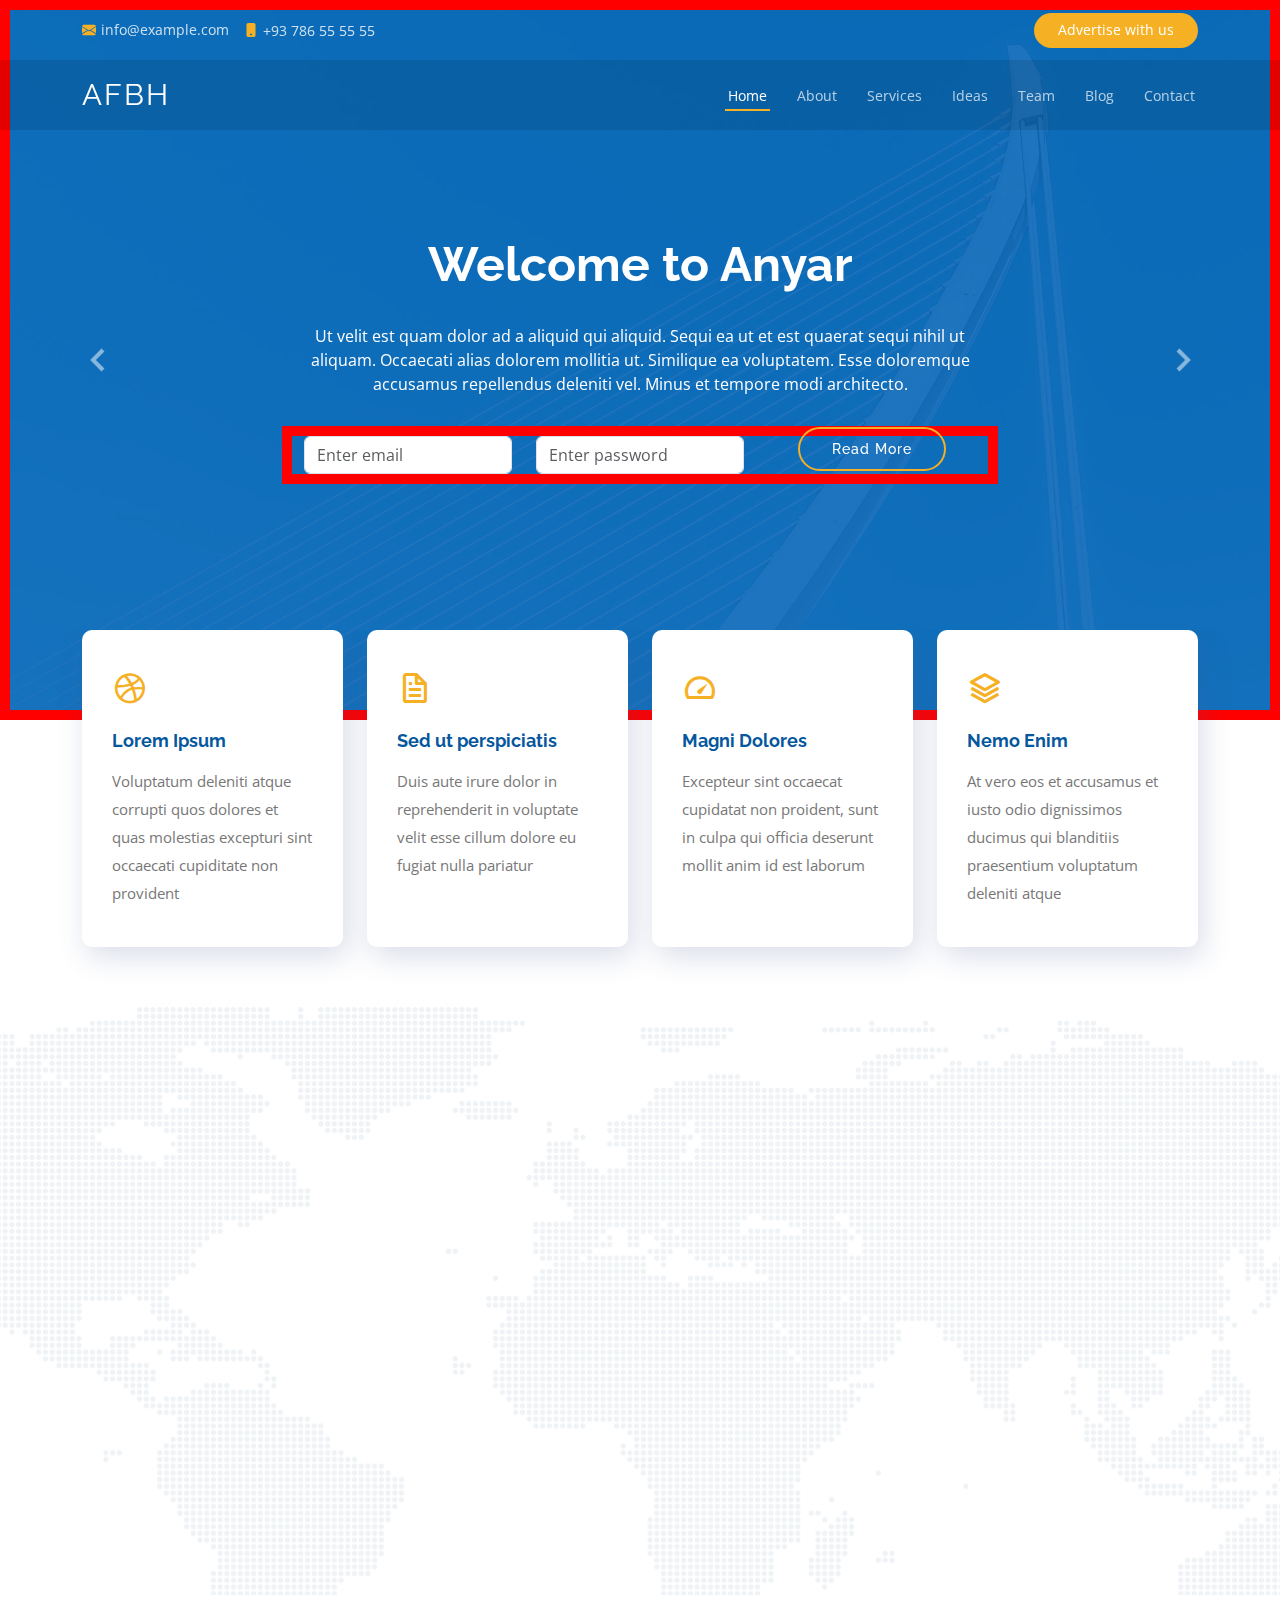
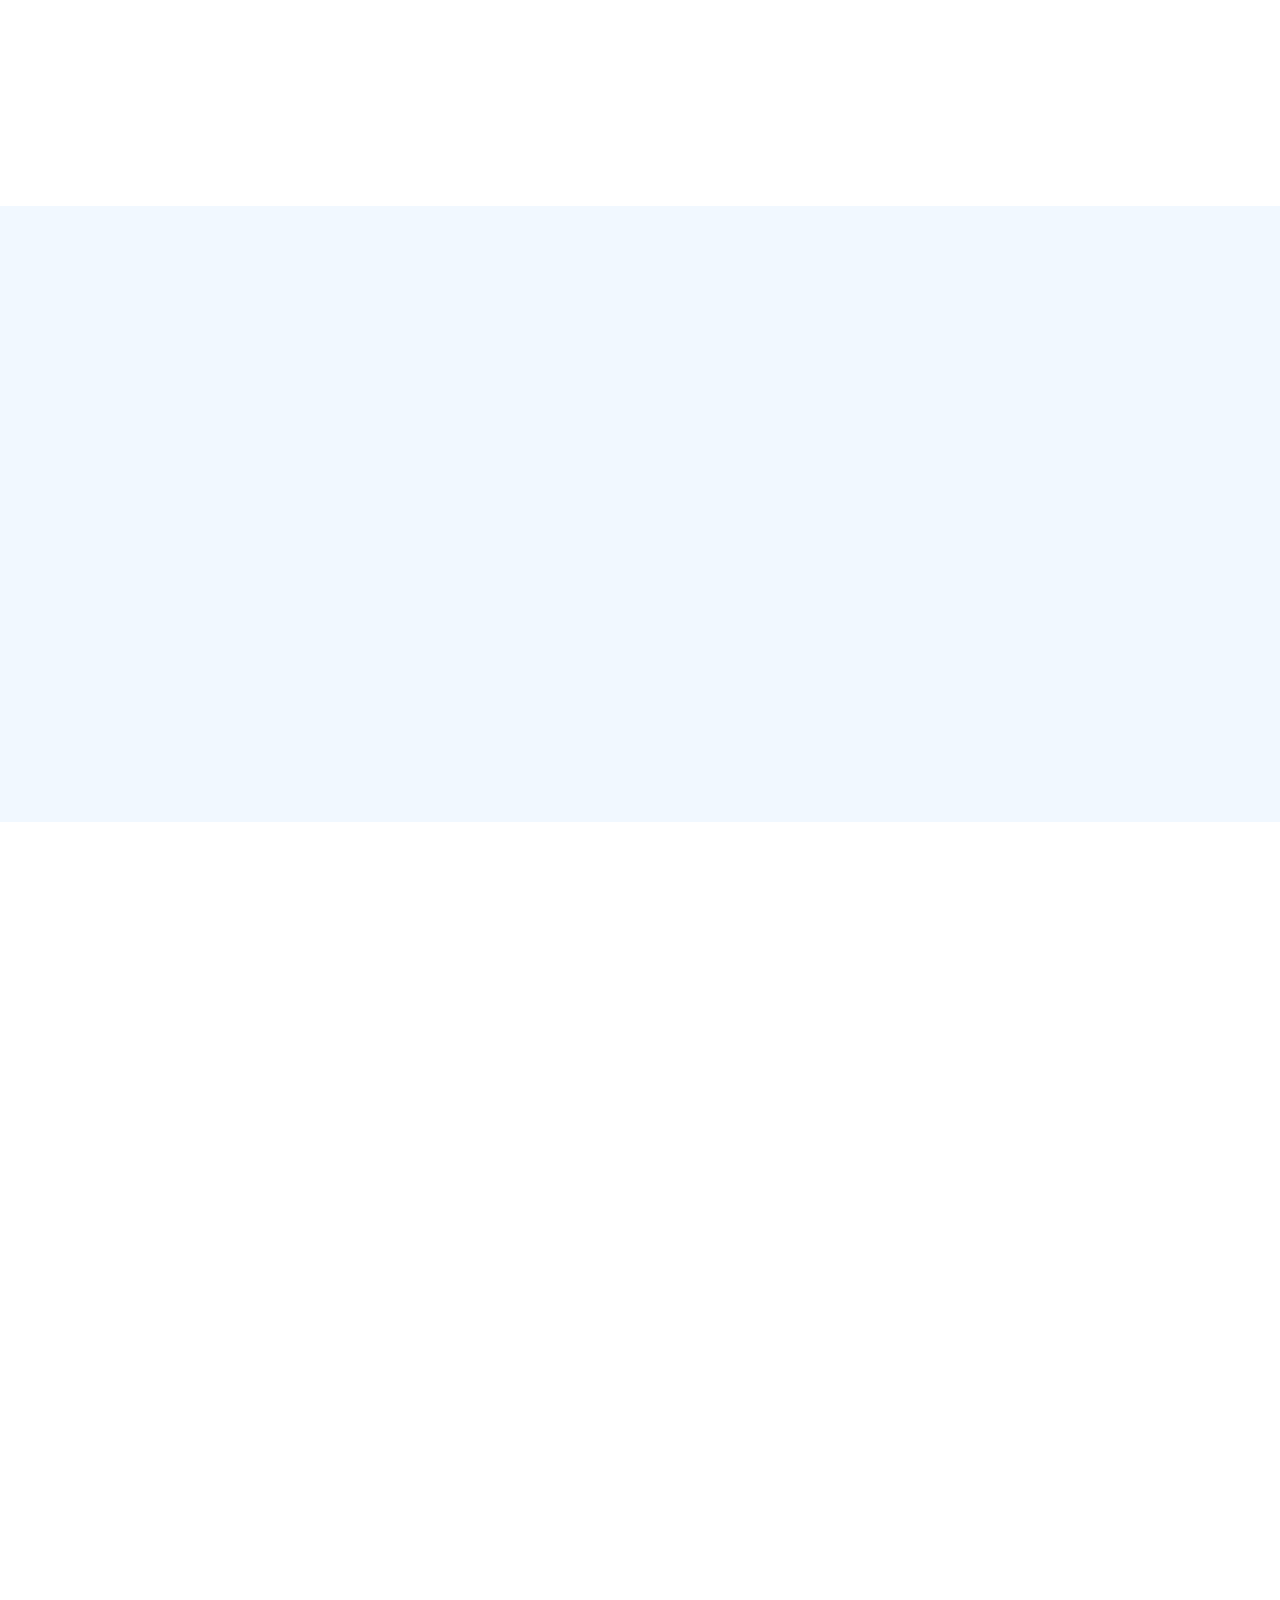
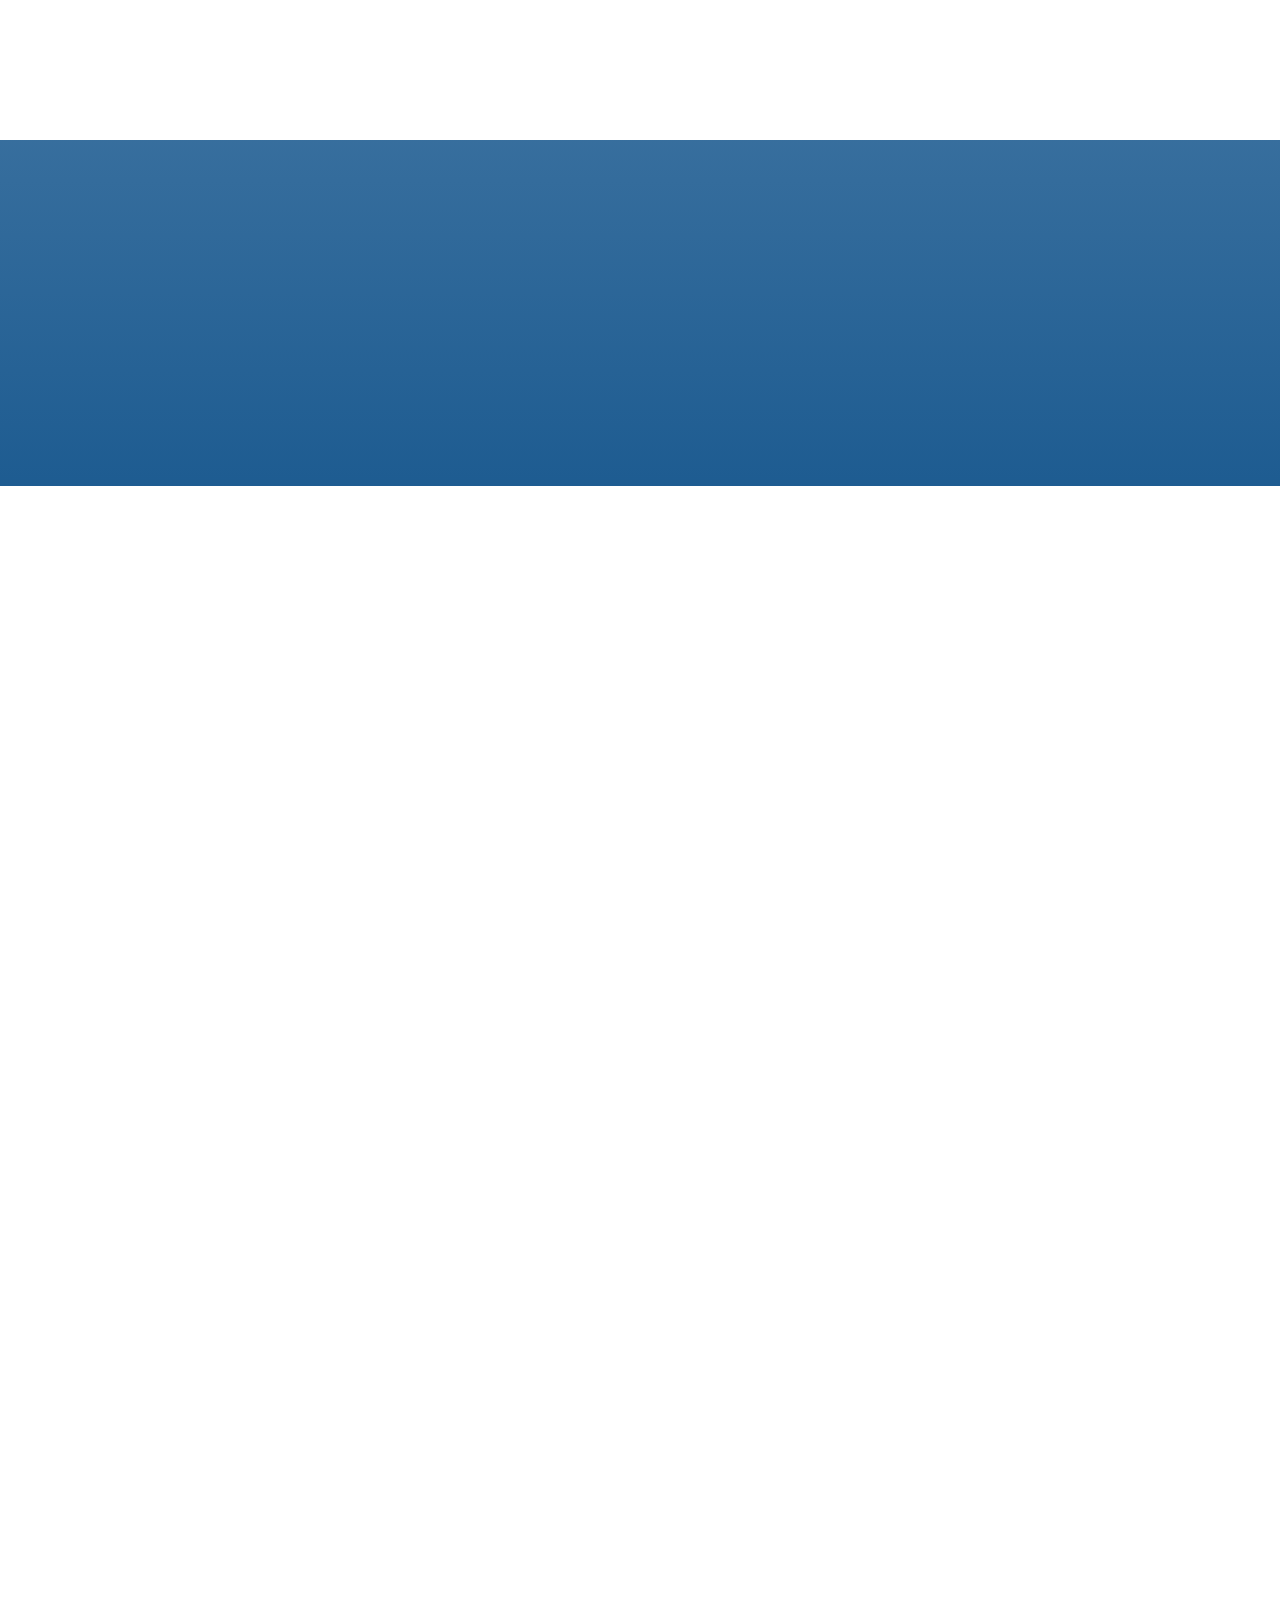
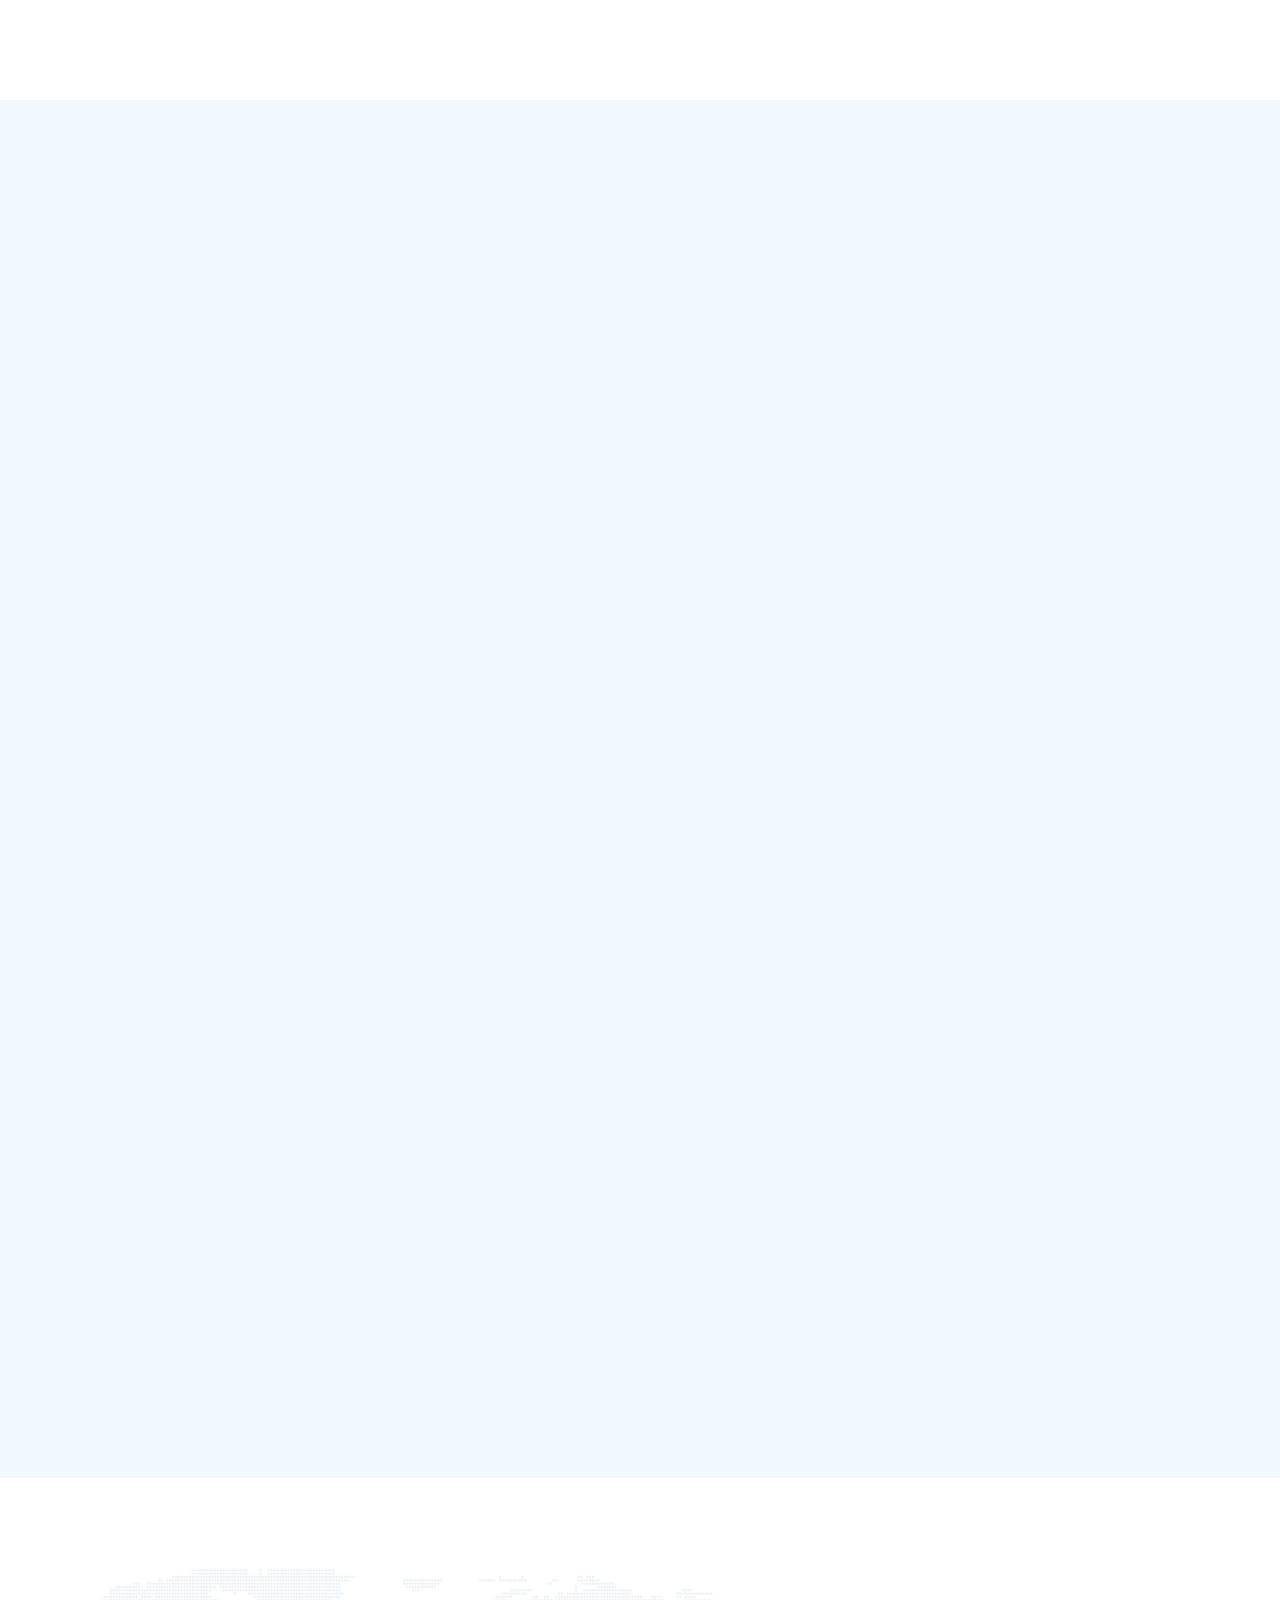
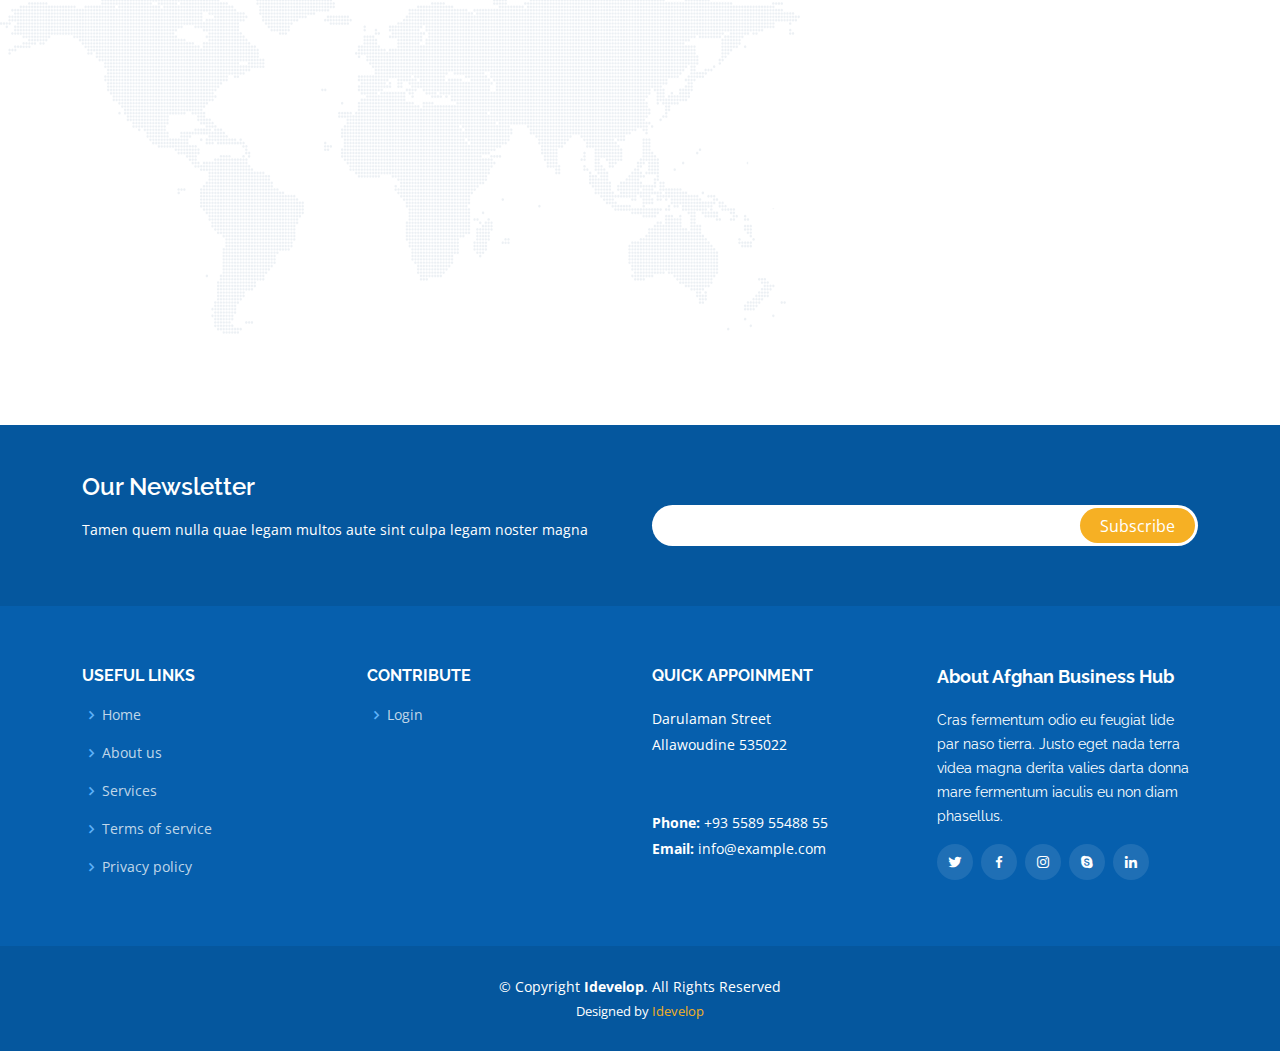
<file: raw files/index.html>
<!DOCTYPE html>
<html lang="en">

<head>
  <meta charset="utf-8">
  <meta content="width=device-width, initial-scale=1.0" name="viewport">

  <title>Afghan Business Hub - Index</title>
  <meta content="" name="description">
  <meta content="" name="keywords">

  <!-- Favicons -->
  <link href="assets/img/favicon.png" rel="icon">
  <link href="assets/img/apple-touch-icon.png" rel="apple-touch-icon">

  <!-- Google Fonts -->
  <link href="https://fonts.googleapis.com/css?family=Open+Sans:300,300i,400,400i,600,600i,700,700i|Raleway:300,300i,400,400i,500,500i,600,600i,700,700i|Poppins:300,300i,400,400i,500,500i,600,600i,700,700i" rel="stylesheet">

  <!-- Vendor CSS Files -->
  <link href="assets/vendor/animate.css/animate.min.css" rel="stylesheet">
  <link href="assets/vendor/aos/aos.css" rel="stylesheet">
  <link href="assets/vendor/bootstrap/css/bootstrap.min.css" rel="stylesheet">
  <link href="assets/vendor/bootstrap-icons/bootstrap-icons.css" rel="stylesheet">
  <link href="assets/vendor/boxicons/css/boxicons.min.css" rel="stylesheet">
  <link href="assets/vendor/glightbox/css/glightbox.min.css" rel="stylesheet">
  <link href="assets/vendor/remixicon/remixicon.css" rel="stylesheet">
  <link href="assets/vendor/swiper/swiper-bundle.min.css" rel="stylesheet">

  <!-- Template Main CSS File -->
  <link href="assets/css/style.css" rel="stylesheet">

</head>

<body>

  <!-- ======= Top Bar ======= -->
  <div id="topbar" class="fixed-top d-flex align-items-center ">
    <div class="container d-flex align-items-center justify-content-center justify-content-md-between">
      <div class="contact-info d-flex align-items-center">
        <i class="bi bi-envelope-fill"></i><a href="mailto:contact@example.com">info@example.com</a>
        <i class="bi bi-phone-fill phone-icon"></i> +93 786 55 55 55
      </div>
      <div class="cta d-none d-md-block">
        <a href="#about" class="scrollto">Advertise with us</a>
      </div>
    </div>
  </div>

  <!-- ======= Header ======= -->
  <header id="header" class="fixed-top d-flex align-items-center ">
    <div class="container d-flex align-items-center justify-content-between">

      <h1 class="logo"><a href="index.html">AFBH</a></h1>
      <nav id="navbar" class="navbar">
        <ul>
          <li><a class="nav-link scrollto active" href="#hero">Home</a></li>
          <li><a class="nav-link scrollto" href="#about">About</a></li>
          <li><a class="nav-link scrollto" href="#services">Services</a></li>
          <li><a class="nav-link scrollto " href="#portfolio">Ideas</a></li>
          <li><a class="nav-link scrollto" href="#team">Team</a></li>
          <!-- <li><a class="nav-link scrollto" href="#pricing">Pricing</a></li> -->
          <li><a href="blog.html">Blog</a></li>
          <!-- <li class="dropdown"><a href="#"><span>Drop Down</span> <i class="bi bi-chevron-down"></i></a>
            <ul>
              <li><a href="#">Drop Down 1</a></li>
              <li class="dropdown"><a href="#"><span>Deep Drop Down</span> <i class="bi bi-chevron-right"></i></a>
                <ul>
                  <li><a href="#">Deep Drop Down 1</a></li>
                  <li><a href="#">Deep Drop Down 2</a></li>
                  <li><a href="#">Deep Drop Down 3</a></li>
                  <li><a href="#">Deep Drop Down 4</a></li>
                  <li><a href="#">Deep Drop Down 5</a></li>
                </ul>
              </li>
              <li><a href="#">Drop Down 2</a></li>
              <li><a href="#">Drop Down 3</a></li>
              <li><a href="#">Drop Down 4</a></li>
            </ul>
          </li> -->
          <li><a class="nav-link scrollto" href="#contact">Contact</a></li>
        </ul>
        <i class="bi bi-list mobile-nav-toggle"></i>
      </nav><!-- .navbar -->

    </div>
  </header><!-- End Header -->

  <!-- ======= Hero Section ======= -->
  <section id="hero" style="border: 10px solid red; display: none;" class="d-flex justify-cntent-center align-items-center">
    <div id="heroCarousel" data-bs-interval="5000" class="container carousel carousel-fade" data-bs-ride="carousel">

      <!-- Slide 1 -->
      <div class="carousel-item active">
        <div class="carousel-container">
          <h2 class="animate__animated animate__fadeInDown">Welcome to <span>Anyar</span></h2>
          <p class="animate__animated animate__fadeInUp">Ut velit est quam dolor ad a aliquid qui aliquid. Sequi ea ut et est quaerat sequi nihil ut aliquam. Occaecati alias dolorem mollitia ut. Similique ea voluptatem. Esse doloremque accusamus repellendus deleniti vel. Minus et tempore modi architecto.</p>
          <!-- <a href="#about" class="btn-get-started animate__animated animate__fadeInUp scrollto">Read More</a> -->
           
    <form>
      <div class="row" style="border: 10px solid red !important;">
        <div class="col">
          <input type="text" class="form-control" id="email" placeholder="Enter email" name="email">
        </div>
        <div class="col">
          <input type="password" class="form-control" placeholder="Enter password" name="pswd">
          <!-- <a href="#about" class="btn-get-started animate__animated animate__fadeInUp scrollto inline">Read More</a> -->
        </div>
        <div class="col">

          <a href="#about" style="display: inline !important;" class="btn-get-started animate__animated animate__fadeInUp scrollto inline">Read More</a>
        </div>

      </div>
    </form>
        </div>
      </div>

      <!-- Slide 2 -->
      <div class="carousel-item">
        <div class="carousel-container">
          <h2 class="animate__animated animate__fadeInDown">Lorem Ipsum Dolor</h2>
          <p class="animate__animated animate__fadeInUp">Ut velit est quam dolor ad a aliquid qui aliquid. Sequi ea ut et est quaerat sequi nihil ut aliquam. Occaecati alias dolorem mollitia ut. Similique ea voluptatem. Esse doloremque accusamus repellendus deleniti vel. Minus et tempore modi architecto.</p>

        </div>
      </div>

      <!-- Slide 3 -->
      <div class="carousel-item">
        <div class="carousel-container">
          <h2 class="animate__animated animate__fadeInDown">Sequi ea ut et est quaerat</h2>
          <p class="animate__animated animate__fadeInUp">Ut velit est quam dolor ad a aliquid qui aliquid. Sequi ea ut et est quaerat sequi nihil ut aliquam. Occaecati alias dolorem mollitia ut. Similique ea voluptatem. Esse doloremque accusamus repellendus deleniti vel. Minus et tempore modi architecto.</p>
          <a href="#about" class="btn-get-started animate__animated animate__fadeInUp scrollto">Read More</a>
        </div>
      </div>

      <a class="carousel-control-prev" href="#heroCarousel" role="button" data-bs-slide="prev">
        <span class="carousel-control-prev-icon bx bx-chevron-left" aria-hidden="true"></span>
      </a>

      <a class="carousel-control-next" href="#heroCarousel" role="button" data-bs-slide="next">
        <span class="carousel-control-next-icon bx bx-chevron-right" aria-hidden="true"></span>
      </a>

    </div>
    
  </section><!-- End Hero -->

  <main id="main">
    <!-- ======= Icon Boxes Section ======= -->
    <section id="icon-boxes" class="icon-boxes">
      <div class="container">

        <div class="row">
          
          <div class="col-md-6 col-lg-3 d-flex align-items-stretch mb-5 mb-lg-0" data-aos="fade-up">
            <div class="icon-box">
              <div class="icon"><i class="bx bxl-dribbble"></i></div>
              <h4 class="title"><a href="">Lorem Ipsum</a></h4>
              <p class="description">Voluptatum deleniti atque corrupti quos dolores et quas molestias excepturi sint occaecati cupiditate non provident</p>
            </div>
          </div>

          <div class="col-md-6 col-lg-3 d-flex align-items-stretch mb-5 mb-lg-0" data-aos="fade-up" data-aos-delay="100">
            <div class="icon-box">
              <div class="icon"><i class="bx bx-file"></i></div>
              <h4 class="title"><a href="">Sed ut perspiciatis</a></h4>
              <p class="description">Duis aute irure dolor in reprehenderit in voluptate velit esse cillum dolore eu fugiat nulla pariatur</p>
            </div>
          </div>

          <div class="col-md-6 col-lg-3 d-flex align-items-stretch mb-5 mb-lg-0" data-aos="fade-up" data-aos-delay="200">
            <div class="icon-box">
              <div class="icon"><i class="bx bx-tachometer"></i></div>
              <h4 class="title"><a href="">Magni Dolores</a></h4>
              <p class="description">Excepteur sint occaecat cupidatat non proident, sunt in culpa qui officia deserunt mollit anim id est laborum</p>
            </div>
          </div>

          <div class="col-md-6 col-lg-3 d-flex align-items-stretch mb-5 mb-lg-0" data-aos="fade-up" data-aos-delay="300">
            <div class="icon-box">
              <div class="icon"><i class="bx bx-layer"></i></div>
              <h4 class="title"><a href="">Nemo Enim</a></h4>
              <p class="description">At vero eos et accusamus et iusto odio dignissimos ducimus qui blanditiis praesentium voluptatum deleniti atque</p>
            </div>
          </div>

        </div>

      </div>
    </section><!-- End Icon Boxes Section -->

    <!-- ======= About Us Section ======= -->
    <section id="about" class="about">
      <div class="container" data-aos="fade-up">

        <div class="section-title">
          <h2>About Us</h2>
          <p>Magnam dolores commodi suscipit. Necessitatibus eius consequatur ex aliquid fuga eum quidem. Sit sint consectetur velit. Quisquam quos quisquam cupiditate. Et nemo qui impedit suscipit alias ea. Quia fugiat sit in iste officiis commodi quidem hic quas.</p>
        </div>

        <div class="row content">
          <div class="col-lg-6">
            <p>
              Lorem ipsum dolor sit amet, consectetur adipiscing elit, sed do eiusmod tempor incididunt ut labore et dolore
              magna aliqua.
            </p>
            <ul>
              <li><i class="ri-check-double-line"></i> Ullamco laboris nisi ut aliquip ex ea commodo consequat</li>
              <li><i class="ri-check-double-line"></i> Duis aute irure dolor in reprehenderit in voluptate velit</li>
              <li><i class="ri-check-double-line"></i> Ullamco laboris nisi ut aliquip ex ea commodo consequat</li>
            </ul>
          </div>
          <div class="col-lg-6 pt-4 pt-lg-0">
            <p>
              Ullamco laboris nisi ut aliquip ex ea commodo consequat. Duis aute irure dolor in reprehenderit in voluptate
              velit esse cillum dolore eu fugiat nulla pariatur. Excepteur sint occaecat cupidatat non proident, sunt in
              culpa qui officia deserunt mollit anim id est laborum.
            </p>
            <a href="#" class="btn-learn-more">Learn More</a>
          </div>
        </div>

      </div>
    </section><!-- End About Us Section -->

    <!-- ======= Clients Section ======= -->
    <section id="clients" class="clients">
      <div class="container" data-aos="zoom-in">

        <div class="clients-slider swiper">
          <div class="swiper-wrapper align-items-center">
            <div class="swiper-slide"><img src="assets/img/clients/client-1.png" class="img-fluid" alt=""></div>
            <div class="swiper-slide"><img src="assets/img/clients/client-2.png" class="img-fluid" alt=""></div>
            <div class="swiper-slide"><img src="assets/img/clients/client-3.png" class="img-fluid" alt=""></div>
            <div class="swiper-slide"><img src="assets/img/clients/client-4.png" class="img-fluid" alt=""></div>
            <div class="swiper-slide"><img src="assets/img/clients/client-5.png" class="img-fluid" alt=""></div>
            <div class="swiper-slide"><img src="assets/img/clients/client-6.png" class="img-fluid" alt=""></div>
            <div class="swiper-slide"><img src="assets/img/clients/client-7.png" class="img-fluid" alt=""></div>
            <div class="swiper-slide"><img src="assets/img/clients/client-8.png" class="img-fluid" alt=""></div>
          </div>
          <div class="swiper-pagination"></div>
        </div>

      </div>
    </section><!-- End Clients Section -->

    <!-- ======= Why Us Section ======= -->
    <section id="why-us" class="why-us">
      <div class="container-fluid">

        <div class="row">

          <div class="col-lg-5 align-items-stretch position-relative video-box" style='background-image: url("assets/img/why-us.jpg");' data-aos="fade-right">
            <a href="https://www.youtube.com/watch?v=LXb3EKWsInQ" class="glightbox play-btn mb-4"></a>
          </div>

          <div class="col-lg-7 d-flex flex-column justify-content-center align-items-stretch" data-aos="fade-left">

            <div class="content">
              <h3>Eum ipsam laborum deleniti <strong>velit pariatur architecto aut nihil</strong></h3>
              <p>
                Lorem ipsum dolor sit amet, consectetur adipiscing elit, sed do eiusmod tempor incididunt ut labore et dolore magna aliqua. Duis aute irure dolor in reprehenderit
              </p>
            </div>

            <div class="accordion-list">
              <ul>
                <li data-aos="fade-up" data-aos-delay="100">
                  <a data-bs-toggle="collapse" class="collapse" data-bs-target="#accordion-list-1"><span>01</span> Non consectetur a erat nam at lectus urna duis? <i class="bx bx-chevron-down icon-show"></i><i class="bx bx-chevron-up icon-close"></i></a>
                  <div id="accordion-list-1" class="collapse show" data-bs-parent=".accordion-list">
                    <p>
                      Feugiat pretium nibh ipsum consequat. Tempus iaculis urna id volutpat lacus laoreet non curabitur gravida. Venenatis lectus magna fringilla urna porttitor rhoncus dolor purus non.
                    </p>
                  </div>
                </li>

                <li data-aos="fade-up" data-aos-delay="200">
                  <a data-bs-toggle="collapse" data-bs-target="#accordion-list-2" class="collapsed"><span>02</span> Feugiat scelerisque varius morbi enim nunc? <i class="bx bx-chevron-down icon-show"></i><i class="bx bx-chevron-up icon-close"></i></a>
                  <div id="accordion-list-2" class="collapse" data-bs-parent=".accordion-list">
                    <p>
                      Dolor sit amet consectetur adipiscing elit pellentesque habitant morbi. Id interdum velit laoreet id donec ultrices. Fringilla phasellus faucibus scelerisque eleifend donec pretium. Est pellentesque elit ullamcorper dignissim. Mauris ultrices eros in cursus turpis massa tincidunt dui.
                    </p>
                  </div>
                </li>

                <li data-aos="fade-up" data-aos-delay="300">
                  <a data-bs-toggle="collapse" data-bs-target="#accordion-list-3" class="collapsed"><span>03</span> Dolor sit amet consectetur adipiscing elit? <i class="bx bx-chevron-down icon-show"></i><i class="bx bx-chevron-up icon-close"></i></a>
                  <div id="accordion-list-3" class="collapse" data-bs-parent=".accordion-list">
                    <p>
                      Eleifend mi in nulla posuere sollicitudin aliquam ultrices sagittis orci. Faucibus pulvinar elementum integer enim. Sem nulla pharetra diam sit amet nisl suscipit. Rutrum tellus pellentesque eu tincidunt. Lectus urna duis convallis convallis tellus. Urna molestie at elementum eu facilisis sed odio morbi quis
                    </p>
                  </div>
                </li>

              </ul>
            </div>

          </div>

        </div>

      </div>
    </section><!-- End Why Us Section -->

    <!-- ======= Services Section ======= -->
    <section id="services" class="services">
      <div class="container" data-aos="fade-up">

        <div class="section-title">
          <h2>Services</h2>
          <p>Magnam dolores commodi suscipit. Necessitatibus eius consequatur ex aliquid fuga eum quidem. Sit sint consectetur velit. Quisquam quos quisquam cupiditate. Et nemo qui impedit suscipit alias ea. Quia fugiat sit in iste officiis commodi quidem hic quas.</p>
        </div>

        <div class="row">
          <div class="col-md-6 d-flex align-items-stretch" data-aos="fade-up" data-aos-delay="100">
            <div class="icon-box">
              <i class="bi bi-card-checklist"></i>
              <h4><a href="#">Lorem Ipsum</a></h4>
              <p>Voluptatum deleniti atque corrupti quos dolores et quas molestias excepturi sint occaecati cupiditate non provident</p>
            </div>
          </div>
          <div class="col-md-6 d-flex align-items-stretch mt-4 mt-md-0" data-aos="fade-up" data-aos-delay="200">
            <div class="icon-box">
              <i class="bi bi-bar-chart"></i>
              <h4><a href="#">Dolor Sitema</a></h4>
              <p>Minim veniam, quis nostrud exercitation ullamco laboris nisi ut aliquip ex ea commodo consequat tarad limino ata</p>
            </div>
          </div>
          <div class="col-md-6 d-flex align-items-stretch mt-4 mt-md-0" data-aos="fade-up" data-aos-delay="300">
            <div class="icon-box">
              <i class="bi bi-binoculars"></i>
              <h4><a href="#">Sed ut perspiciatis</a></h4>
              <p>Duis aute irure dolor in reprehenderit in voluptate velit esse cillum dolore eu fugiat nulla pariatur</p>
            </div>
          </div>
          <div class="col-md-6 d-flex align-items-stretch mt-4 mt-md-0" data-aos="fade-up" data-aos-delay="400">
            <div class="icon-box">
              <i class="bi bi-brightness-high"></i>
              <h4><a href="#">Nemo Enim</a></h4>
              <p>Excepteur sint occaecat cupidatat non proident, sunt in culpa qui officia deserunt mollit anim id est laborum</p>
            </div>
          </div>
          <div class="col-md-6 d-flex align-items-stretch mt-4 mt-md-0" data-aos="fade-up" data-aos-delay="500">
            <div class="icon-box">
              <i class="bi bi-calendar4-week"></i>
              <h4><a href="#">Magni Dolore</a></h4>
              <p>At vero eos et accusamus et iusto odio dignissimos ducimus qui blanditiis praesentium voluptatum deleniti atque</p>
            </div>
          </div>
          <div class="col-md-6 d-flex align-items-stretch mt-4 mt-md-0" data-aos="fade-up" data-aos-delay="600">
            <div class="icon-box">
              <i class="bi bi-briefcase"></i>
              <h4><a href="#">Eiusmod Tempor</a></h4>
              <p>Et harum quidem rerum facilis est et expedita distinctio. Nam libero tempore, cum soluta nobis est eligendi</p>
            </div>
          </div>
        </div>

      </div>
    </section><!-- End Services Section -->

    <!-- ======= Cta Section ======= -->
    <section id="cta" class="cta">
      <div class="container">

        <div class="row" data-aos="zoom-in">
          <div class="col-lg-9 text-center text-lg-start">
            <h3>Call To Action</h3>
            <p> Duis aute irure dolor in reprehenderit in voluptate velit esse cillum dolore eu fugiat nulla pariatur. Excepteur sint occaecat cupidatat non proident, sunt in culpa qui officia deserunt mollit anim id est laborum.</p>
          </div>
          <div class="col-lg-3 cta-btn-container text-center">
            <a class="cta-btn align-middle" href="#">Call To Action</a>
          </div>
        </div>

      </div>
    </section><!-- End Cta Section -->

    <!-- ======= Portfoio Section ======= -->
    <section id="portfolio" class="portfoio">
      <div class="container" data-aos="fade-up">

        <div class="section-title">
          <h2>Looking for Tips & Ideas?</h2>
          <p>Magnam dolores commodi suscipit. Necessitatibus eius consequatur ex aliquid fuga eum quidem. Sit sint consectetur velit. Quisquam quos quisquam cupiditate. Et nemo qui impedit suscipit alias ea. Quia fugiat sit in iste officiis commodi quidem hic quas.</p>
        </div>

        <div class="row">
          <div class="col-lg-12 d-flex justify-content-center">
            <ul id="portfolio-flters">
              <li data-filter="*" class="filter-active">All</li>
              <li data-filter=".filter-app">Home Services</li>
              <li data-filter=".filter-card">Dine</li>
              <li data-filter=".filter-web">Grocery</li>
            </ul>
          </div>
        </div>

        <div class="row portfolio-container">

          <div class="col-lg-4 col-md-6 portfolio-item filter-app">
            <img src="assets/img/portfolio/portfolio-8.jpg" class="img-fluid" alt="">
            <div class="portfolio-info">
              <h4>App 1</h4>
              <p>App</p>
              <a href="assets/img/portfolio/portfolio-8.jpg" data-gallery="portfolioGallery" class="portfolio-lightbox preview-link" title="App 1"><i class="bx bx-plus"></i></a>
              <a href="portfolio-details.html" class="details-link" title="More Details"><i class="bx bx-link"></i></a>
            </div>
          </div>

          <div class="col-lg-4 col-md-6 portfolio-item filter-web">
            <img src="assets/img/portfolio/portfolio-8.jpg" class="img-fluid" alt="">
            <div class="portfolio-info">
              <h4>Web 3</h4>
              <p>Web</p>
              <a href="assets/img/portfolio/portfolio-8.jpg" data-gallery="portfolioGallery" class="portfolio-lightbox preview-link" title="Web 3"><i class="bx bx-plus"></i></a>
              <a href="portfolio-details.html" class="details-link" title="More Details"><i class="bx bx-link"></i></a>
            </div>
          </div>

          <div class="col-lg-4 col-md-6 portfolio-item filter-app">
            <img src="assets/img/portfolio/portfolio-8.jpg" class="img-fluid" alt="">
            <div class="portfolio-info">
              <h4>App 2</h4>
              <p>App</p>
              <a href="assets/img/portfolio/portfolio-8.jpg" data-gallery="portfolioGallery" class="portfolio-lightbox preview-link" title="App 2"><i class="bx bx-plus"></i></a>
              <a href="portfolio-details.html" class="details-link" title="More Details"><i class="bx bx-link"></i></a>
            </div>
          </div>

          <div class="col-lg-4 col-md-6 portfolio-item filter-card">
            <img src="assets/img/portfolio/portfolio-8.jpg" class="img-fluid" alt="">
            <div class="portfolio-info">
              <h4>Card 2</h4>
              <p>Card</p>
              <a href="assets/img/portfolio/portfolio-8.jpg" data-gallery="portfolioGallery" class="portfolio-lightbox preview-link" title="Card 2"><i class="bx bx-plus"></i></a>
              <a href="portfolio-details.html" class="details-link" title="More Details"><i class="bx bx-link"></i></a>
            </div>
          </div>

          <div class="col-lg-4 col-md-6 portfolio-item filter-web">
            <img src="assets/img/portfolio/portfolio-8.jpg" class="img-fluid" alt="">
            <div class="portfolio-info">
              <h4>Web 2</h4>
              <p>Web</p>
              <a href="assets/img/portfolio/portfolio-8.jpg" data-gallery="portfolioGallery" class="portfolio-lightbox preview-link" title="Web 2"><i class="bx bx-plus"></i></a>
              <a href="portfolio-details.html" class="details-link" title="More Details"><i class="bx bx-link"></i></a>
            </div>
          </div>

          <div class="col-lg-4 col-md-6 portfolio-item filter-app">
            <img src="assets/img/portfolio/portfolio-8.jpg" class="img-fluid" alt="">
            <div class="portfolio-info">
              <h4>App 3</h4>
              <p>App</p>
              <a href="assets/img/portfolio/portfolio-8.jpg" data-gallery="portfolioGallery" class="portfolio-lightbox preview-link" title="App 3"><i class="bx bx-plus"></i></a>
              <a href="portfolio-details.html" class="details-link" title="More Details"><i class="bx bx-link"></i></a>
            </div>
          </div>

          <div class="col-lg-4 col-md-6 portfolio-item filter-card">
            <img src="assets/img/portfolio/portfolio-8.jpg" class="img-fluid" alt="">
            <div class="portfolio-info">
              <h4>Card 1</h4>
              <p>Card</p>
              <a href="assets/img/portfolio/portfolio-7.jpg" data-gallery="portfolioGallery" class="portfolio-lightbox preview-link" title="Card 1"><i class="bx bx-plus"></i></a>
              <a href="portfolio-details.html" class="details-link" title="More Details"><i class="bx bx-link"></i></a>
            </div>
          </div>

          <div class="col-lg-4 col-md-6 portfolio-item filter-card">
            <img src="assets/img/portfolio/portfolio-8.jpg" class="img-fluid" alt="">
            <div class="portfolio-info">
              <h4>Card 3</h4>
              <p>Card</p>
              <a href="assets/img/portfolio/portfolio-8.jpg" data-gallery="portfolioGallery" class="portfolio-lightbox preview-link" title="Card 3"><i class="bx bx-plus"></i></a>
              <a href="portfolio-details.html" class="details-link" title="More Details"><i class="bx bx-link"></i></a>
            </div>
          </div>

          <div class="col-lg-4 col-md-6 portfolio-item filter-web">
            <img src="assets/img/portfolio/portfolio-9.jpg" class="img-fluid" alt="">
            <div class="portfolio-info">
              <h4>Web 3</h4>
              <p>Web</p>
              <a href="assets/img/portfolio/portfolio-9.jpg" data-gallery="portfolioGallery" class="portfolio-lightbox preview-link" title="Web 3"><i class="bx bx-plus"></i></a>
              <a href="portfolio-details.html" class="details-link" title="More Details"><i class="bx bx-link"></i></a>
            </div>
          </div>

        </div>

      </div>
    </section><!-- End Portfoio Section -->

    <!-- ======= Team Section ======= -->
    <section id="team" class="team section-bg">
      <div class="container" data-aos="fade-up">

        <div class="section-title">
          <h2>Top Business</h2>
          <p>Magnam dolores commodi suscipit. Necessitatibus eius consequatur ex aliquid fuga eum quidem. Sit sint consectetur velit. Quisquam quos quisquam cupiditate. Et nemo qui impedit suscipit alias ea. Quia fugiat sit in iste officiis commodi quidem hic quas.</p>
        </div>

        <div class="row">

          <div class="col-lg-6" data-aos="fade-up" data-aos-delay="100">
            <div class="member d-flex align-items-start">
              <div class="pic"><img src="assets/img/team/team-1.jpg" class="img-fluid" alt=""></div>
              <div class="member-info">
                <h4>Business name 1</h4>
                <span>Ali</span>
                <p>Explicabo voluptatem mollitia et repellat qui dolorum quasi</p>
                <div class="social">
                  <a href=""><i class="ri-twitter-fill"></i></a>
                  <a href=""><i class="ri-facebook-fill"></i></a>
                  <a href=""><i class="ri-instagram-fill"></i></a>
                  <a href=""> <i class="ri-linkedin-box-fill"></i> </a>
                </div>
              </div>
            </div>
          </div>

          <div class="col-lg-6 mt-4 mt-lg-0" data-aos="fade-up" data-aos-delay="200">
            <div class="member d-flex align-items-start">
              <div class="pic"><img src="assets/img/team/team-2.jpg" class="img-fluid" alt=""></div>
              <div class="member-info">
                <h4>Business name 2</h4>
                <span>Ali</span>
                <p>Aut maiores voluptates amet et quis praesentium qui senda para</p>
                <div class="social">
                  <a href=""><i class="ri-twitter-fill"></i></a>
                  <a href=""><i class="ri-facebook-fill"></i></a>
                  <a href=""><i class="ri-instagram-fill"></i></a>
                  <a href=""> <i class="ri-linkedin-box-fill"></i> </a>
                </div>
              </div>
            </div>
          </div>

          <div class="col-lg-6 mt-4" data-aos="fade-up" data-aos-delay="300">
            <div class="member d-flex align-items-start">
              <div class="pic"><img src="assets/img/team/team-3.jpg" class="img-fluid" alt=""></div>
              <div class="member-info">
                <h4>Business name 3</h4>
                <span>Ali</span>
                <p>Quisquam facilis cum velit laborum corrupti fuga rerum quia</p>
                <div class="social">
                  <a href=""><i class="ri-twitter-fill"></i></a>
                  <a href=""><i class="ri-facebook-fill"></i></a>
                  <a href=""><i class="ri-instagram-fill"></i></a>
                  <a href=""> <i class="ri-linkedin-box-fill"></i> </a>
                </div>
              </div>
            </div>
          </div>

          <div class="col-lg-6 mt-4" data-aos="fade-up" data-aos-delay="400">
            <div class="member d-flex align-items-start">
              <div class="pic"><img src="assets/img/team/team-4.jpg" class="img-fluid" alt=""></div>
              <div class="member-info">
                <h4>Business name 4</h4>
                <span>Ali</span>
                <p>Dolorum tempora officiis odit laborum officiis et et accusamus</p>
                <div class="social">
                  <a href=""><i class="ri-twitter-fill"></i></a>
                  <a href=""><i class="ri-facebook-fill"></i></a>
                  <a href=""><i class="ri-instagram-fill"></i></a>
                  <a href=""> <i class="ri-linkedin-box-fill"></i> </a>
                </div>
              </div>
            </div>
          </div>

        </div>

      </div>
    </section><!-- End Team Section -->

    <!-- ======= Pricing Section ======= -->
<!--      
    <section id="pricing" class="pricing">
      <div class="container" data-aos="fade-up">

        <div class="section-title">
          <h2>Pricing</h2>
          <p>Magnam dolores commodi suscipit. Necessitatibus eius consequatur ex aliquid fuga eum quidem. Sit sint consectetur velit. Quisquam quos quisquam cupiditate. Et nemo qui impedit suscipit alias ea. Quia fugiat sit in iste officiis commodi quidem hic quas.</p>
        </div>

        <div class="row">

          <div class="col-lg-3 col-md-6" data-aos="fade-up" data-aos-delay="100">
            <div class="box">
              <h3>Free</h3>
              <h4><sup>$</sup>0<span> / month</span></h4>
              <ul>
                <li>Aida dere</li>
                <li>Nec feugiat nisl</li>
                <li>Nulla at volutpat dola</li>
                <li class="na">Pharetra massa</li>
                <li class="na">Massa ultricies mi</li>
              </ul>
              <div class="btn-wrap">
                <a href="#" class="btn-buy">Buy Now</a>
              </div>
            </div>
          </div>

          <div class="col-lg-3 col-md-6 mt-4 mt-md-0" data-aos="fade-up" data-aos-delay="200">
            <div class="box featured">
              <h3>Business</h3>
              <h4><sup>$</sup>19<span> / month</span></h4>
              <ul>
                <li>Aida dere</li>
                <li>Nec feugiat nisl</li>
                <li>Nulla at volutpat dola</li>
                <li>Pharetra massa</li>
                <li class="na">Massa ultricies mi</li>
              </ul>
              <div class="btn-wrap">
                <a href="#" class="btn-buy">Buy Now</a>
              </div>
            </div>
          </div>

          <div class="col-lg-3 col-md-6 mt-4 mt-lg-0" data-aos="fade-up" data-aos-delay="300">
            <div class="box">
              <h3>Developer</h3>
              <h4><sup>$</sup>29<span> / month</span></h4>
              <ul>
                <li>Aida dere</li>
                <li>Nec feugiat nisl</li>
                <li>Nulla at volutpat dola</li>
                <li>Pharetra massa</li>
                <li>Massa ultricies mi</li>
              </ul>
              <div class="btn-wrap">
                <a href="#" class="btn-buy">Buy Now</a>
              </div>
            </div>
          </div>

          <div class="col-lg-3 col-md-6 mt-4 mt-lg-0" data-aos="fade-up" data-aos-delay="400">
            <div class="box">
              <span class="advanced">Advanced</span>
              <h3>Ultimate</h3>
              <h4><sup>$</sup>49<span> / month</span></h4>
              <ul>
                <li>Aida dere</li>
                <li>Nec feugiat nisl</li>
                <li>Nulla at volutpat dola</li>
                <li>Pharetra massa</li>
                <li>Massa ultricies mi</li>
              </ul>
              <div class="btn-wrap">
                <a href="#" class="btn-buy">Buy Now</a>
              </div>
            </div>
          </div>

        </div>

      </div>
    </section> -->
    <!-- End Pricing Section -->

    <!-- ======= Frequently Asked Questions Section ======= -->
    <section id="faq" class="faq section-bg">
      <div class="container" data-aos="fade-up">

        <div class="section-title">
          <h2>Frequently Asked Questions</h2>
        </div>

        <div class="faq-list">
          <ul>
            <li data-aos="fade-up" data-aos="fade-up" data-aos-delay="100">
              <i class="bx bx-help-circle icon-help"></i> <a data-bs-toggle="collapse" class="collapse" data-bs-target="#faq-list-1">Non consectetur a erat nam at lectus urna duis? <i class="bx bx-chevron-down icon-show"></i><i class="bx bx-chevron-up icon-close"></i></a>
              <div id="faq-list-1" class="collapse show" data-bs-parent=".faq-list">
                <p>
                  Feugiat pretium nibh ipsum consequat. Tempus iaculis urna id volutpat lacus laoreet non curabitur gravida. Venenatis lectus magna fringilla urna porttitor rhoncus dolor purus non.
                </p>
              </div>
            </li>

            <li data-aos="fade-up" data-aos-delay="200">
              <i class="bx bx-help-circle icon-help"></i> <a data-bs-toggle="collapse" data-bs-target="#faq-list-2" class="collapsed">Feugiat scelerisque varius morbi enim nunc? <i class="bx bx-chevron-down icon-show"></i><i class="bx bx-chevron-up icon-close"></i></a>
              <div id="faq-list-2" class="collapse" data-bs-parent=".faq-list">
                <p>
                  Dolor sit amet consectetur adipiscing elit pellentesque habitant morbi. Id interdum velit laoreet id donec ultrices. Fringilla phasellus faucibus scelerisque eleifend donec pretium. Est pellentesque elit ullamcorper dignissim. Mauris ultrices eros in cursus turpis massa tincidunt dui.
                </p>
              </div>
            </li>

            <li data-aos="fade-up" data-aos-delay="300">
              <i class="bx bx-help-circle icon-help"></i> <a data-bs-toggle="collapse" data-bs-target="#faq-list-3" class="collapsed">Dolor sit amet consectetur adipiscing elit? <i class="bx bx-chevron-down icon-show"></i><i class="bx bx-chevron-up icon-close"></i></a>
              <div id="faq-list-3" class="collapse" data-bs-parent=".faq-list">
                <p>
                  Eleifend mi in nulla posuere sollicitudin aliquam ultrices sagittis orci. Faucibus pulvinar elementum integer enim. Sem nulla pharetra diam sit amet nisl suscipit. Rutrum tellus pellentesque eu tincidunt. Lectus urna duis convallis convallis tellus. Urna molestie at elementum eu facilisis sed odio morbi quis
                </p>
              </div>
            </li>

            <li data-aos="fade-up" data-aos-delay="400">
              <i class="bx bx-help-circle icon-help"></i> <a data-bs-toggle="collapse" data-bs-target="#faq-list-4" class="collapsed">Tempus quam pellentesque nec nam aliquam sem et tortor consequat? <i class="bx bx-chevron-down icon-show"></i><i class="bx bx-chevron-up icon-close"></i></a>
              <div id="faq-list-4" class="collapse" data-bs-parent=".faq-list">
                <p>
                  Molestie a iaculis at erat pellentesque adipiscing commodo. Dignissim suspendisse in est ante in. Nunc vel risus commodo viverra maecenas accumsan. Sit amet nisl suscipit adipiscing bibendum est. Purus gravida quis blandit turpis cursus in.
                </p>
              </div>
            </li>

            <li data-aos="fade-up" data-aos-delay="500">
              <i class="bx bx-help-circle icon-help"></i> <a data-bs-toggle="collapse" data-bs-target="#faq-list-5" class="collapsed">Tortor vitae purus faucibus ornare. Varius vel pharetra vel turpis nunc eget lorem dolor? <i class="bx bx-chevron-down icon-show"></i><i class="bx bx-chevron-up icon-close"></i></a>
              <div id="faq-list-5" class="collapse" data-bs-parent=".faq-list">
                <p>
                  Laoreet sit amet cursus sit amet dictum sit amet justo. Mauris vitae ultricies leo integer malesuada nunc vel. Tincidunt eget nullam non nisi est sit amet. Turpis nunc eget lorem dolor sed. Ut venenatis tellus in metus vulputate eu scelerisque.
                </p>
              </div>
            </li>

          </ul>
        </div>

      </div>
    </section><!-- End Frequently Asked Questions Section -->

    <!-- ======= Contact Section ======= -->
    <section id="contact" class="contact">
      <div class="container" data-aos="fade-up">

        <div class="section-title">
          <h2>Quick Appoinment</h2>
        </div>

        <div class="row mt-1 d-flex justify-content-end" data-aos="fade-right" data-aos-delay="100">

          <div class="col-lg-5">
            <div class="info">
              <div class="address">
                <i class="bi bi-geo-alt"></i>
                <h4>Location:</h4>
                <p>A108 Adam Street, New York, NY 535022</p>
              </div>

              <div class="email">
                <i class="bi bi-envelope"></i>
                <h4>Email:</h4>
                <p>info@example.com</p>
              </div>

              <div class="phone">
                <i class="bi bi-phone"></i>
                <h4>Call:</h4>
                <p>+1 5589 55488 55s</p>
              </div>

            </div>

          </div>

          <div class="col-lg-6 mt-5 mt-lg-0" data-aos="fade-left" data-aos-delay="100">

            <form action="forms/contact.php" method="post" role="form" class="php-email-form">
              <div class="row">
                <div class="col-md-6 form-group">
                  <input type="text" name="name" class="form-control" id="name" placeholder="Your Name" required>
                </div>
                <div class="col-md-6 form-group mt-3 mt-md-0">
                  <input type="email" class="form-control" name="email" id="email" placeholder="Your Email" required>
                </div>
              </div>
              <div class="form-group mt-3">
                <input type="text" class="form-control" name="subject" id="subject" placeholder="Subject" required>
              </div>
              <div class="form-group mt-3">
                <textarea class="form-control" name="message" rows="5" placeholder="Message" required></textarea>
              </div>
              <div class="my-3">
                <div class="loading">Loading</div>
                <div class="error-message"></div>
                <div class="sent-message">Your message has been sent. Thank you!</div>
              </div>
              <div class="text-center"><button type="submit">Send Message</button></div>
            </form>

          </div>

        </div>

      </div>
    </section><!-- End Contact Section -->

  </main><!-- End #main -->

  <!-- ======= Footer ======= -->
  <footer id="footer">

    <div class="footer-newsletter">
      <div class="container">
        <div class="row">
          <div class="col-lg-6">
            <h4>Our Newsletter</h4>
            <p>Tamen quem nulla quae legam multos aute sint culpa legam noster magna</p>
          </div>
          <div class="col-lg-6">
            <form action="" method="post">
              <input type="email" name="email"><input type="submit" value="Subscribe">
            </form>
          </div>
        </div>
      </div>
    </div>

    <div class="footer-top">
      <div class="container">
        <div class="row">

          <div class="col-lg-3 col-md-6 footer-links">
            <h4>Useful Links</h4>
            <ul>
              <li><i class="bx bx-chevron-right"></i> <a href="#">Home</a></li>
              <li><i class="bx bx-chevron-right"></i> <a href="#">About us</a></li>
              <li><i class="bx bx-chevron-right"></i> <a href="#">Services</a></li>
              <li><i class="bx bx-chevron-right"></i> <a href="#">Terms of service</a></li>
              <li><i class="bx bx-chevron-right"></i> <a href="#">Privacy policy</a></li>
            </ul>
          </div>

          <div class="col-lg-3 col-md-6 footer-links">
            <h4>Contribute</h4>
            <ul>
              <li><i class="bx bx-chevron-right"></i> <a href="#">Login</a></li>
              <!-- <li><i class="bx bx-chevron-right"></i> <a href="#">Web Development</a></li>
              <li><i class="bx bx-chevron-right"></i> <a href="#">Product Management</a></li>
              <li><i class="bx bx-chevron-right"></i> <a href="#">Marketing</a></li>
              <li><i class="bx bx-chevron-right"></i> <a href="#">Graphic Design</a></li> -->
            </ul>
          </div>

          <div class="col-lg-3 col-md-6 footer-contact">
            <h4>Quick Appoinment</h4>
            <p>
              Darulaman Street<br>
                Allawoudine 535022<br>
               <br><br>
              <strong>Phone:</strong> +93 5589 55488 55<br>
              <strong>Email:</strong> info@example.com<br>
            </p>

          </div>

          <div class="col-lg-3 col-md-6 footer-info">
            <h3>About Afghan Business Hub</h3>
            <p>Cras fermentum odio eu feugiat lide par naso tierra. Justo eget nada terra videa magna derita valies darta donna mare fermentum iaculis eu non diam phasellus.</p>
            <div class="social-links mt-3">
              <a href="#" class="twitter"><i class="bx bxl-twitter"></i></a>
              <a href="#" class="facebook"><i class="bx bxl-facebook"></i></a>
              <a href="#" class="instagram"><i class="bx bxl-instagram"></i></a>
              <a href="#" class="google-plus"><i class="bx bxl-skype"></i></a>
              <a href="#" class="linkedin"><i class="bx bxl-linkedin"></i></a>
            </div>
          </div>

        </div>
      </div>
    </div>

    <div class="container">
      <div class="copyright">
        &copy; Copyright <strong><span>Idevelop</span></strong>. All Rights Reserved
      </div>
      <div class="credits">
        <!-- All the links in the footer should remain intact. -->
        <!-- You can delete the links only if you purchased the pro version. -->
        <!-- Licensing information: https://bootstrapmade.com/license/ -->
        <!-- Purchase the pro version with working PHP/AJAX contact form: https://bootstrapmade.com/anyar-free-multipurpose-one-page-bootstrap-theme/ -->
        Designed by <a href="#">Idevelop</a>
      </div>
    </div>
  </footer><!-- End Footer -->

  <div id="preloader"></div>
  <a href="#" class="back-to-top d-flex align-items-center justify-content-center"><i class="bi bi-arrow-up-short"></i></a>

  <!-- Vendor JS Files -->
  <script src="assets/vendor/aos/aos.js"></script>
  <script src="assets/vendor/bootstrap/js/bootstrap.bundle.min.js"></script>
  <script src="assets/vendor/glightbox/js/glightbox.min.js"></script>
  <script src="assets/vendor/isotope-layout/isotope.pkgd.min.js"></script>
  <script src="assets/vendor/swiper/swiper-bundle.min.js"></script>
  <script src="assets/vendor/php-email-form/validate.js"></script>

  <!-- Template Main JS File -->
  <script src="assets/js/main.js"></script>

</body>

</html>
</file>
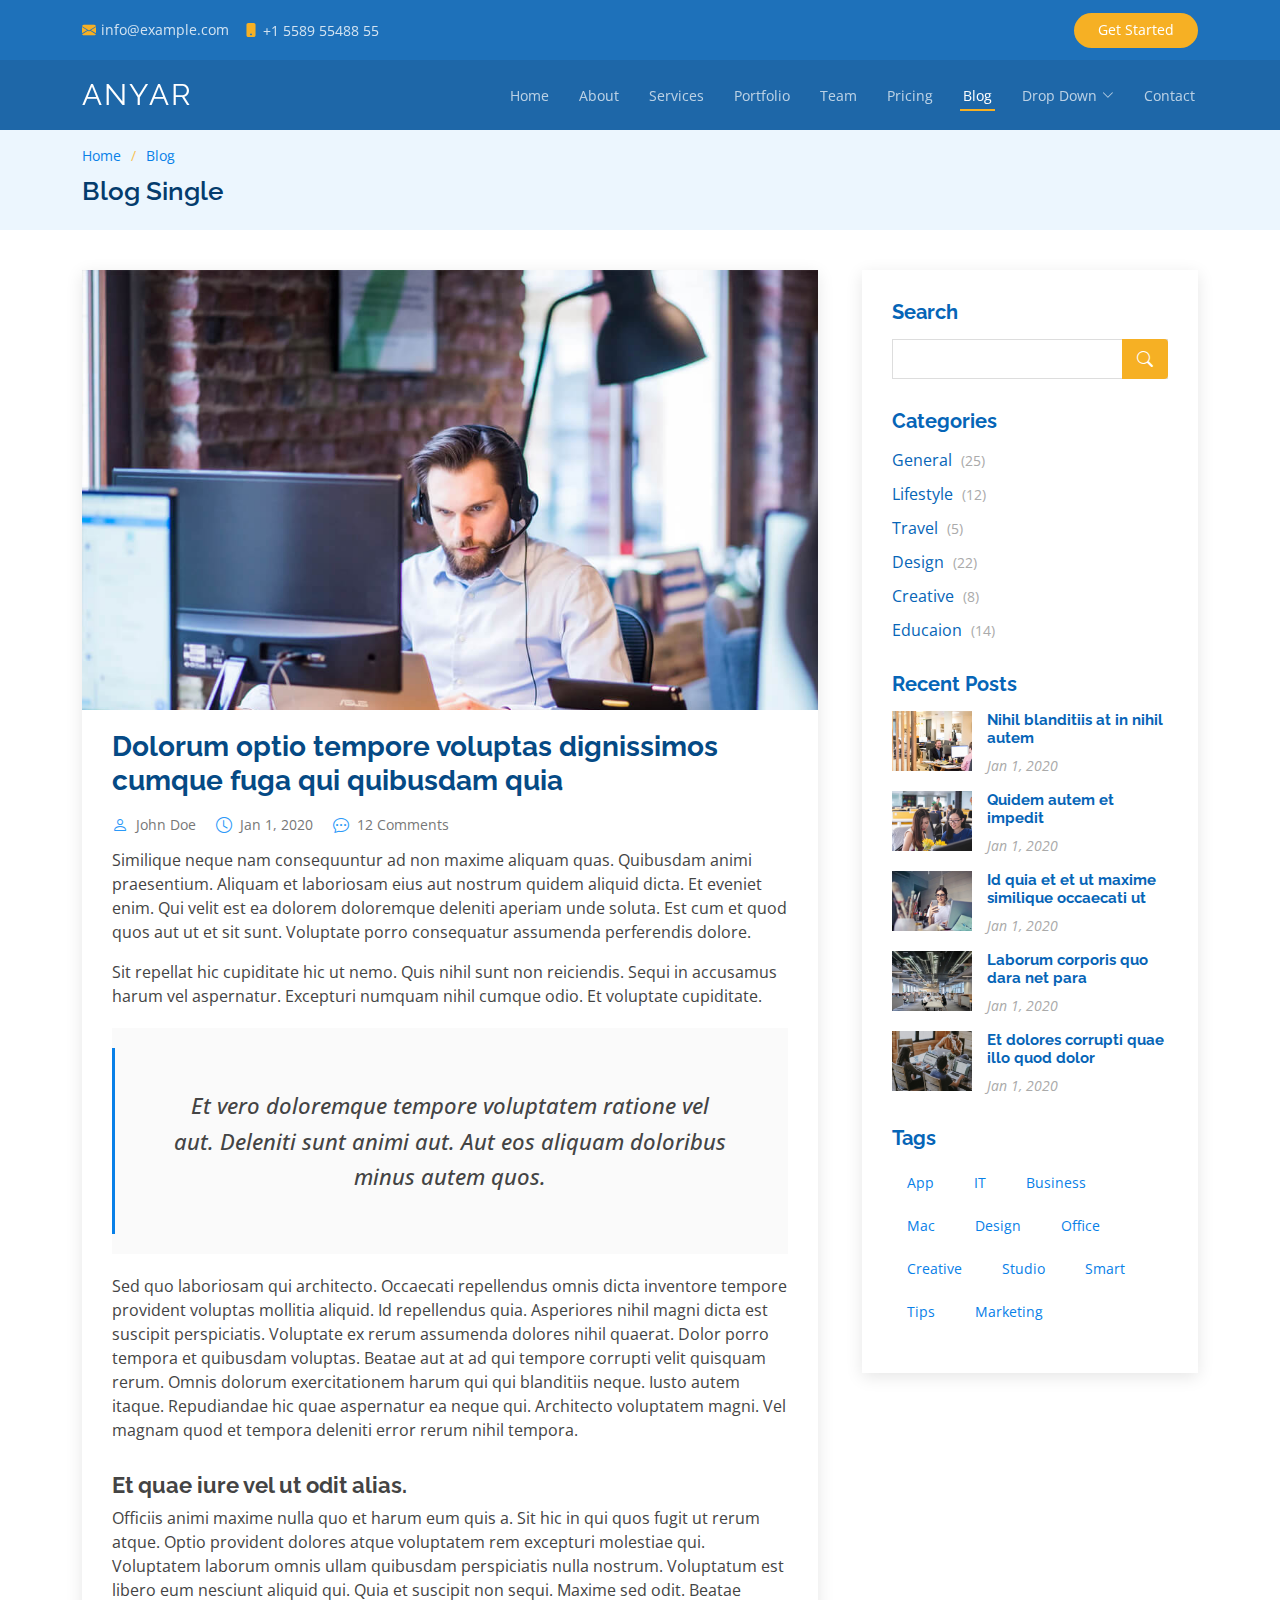
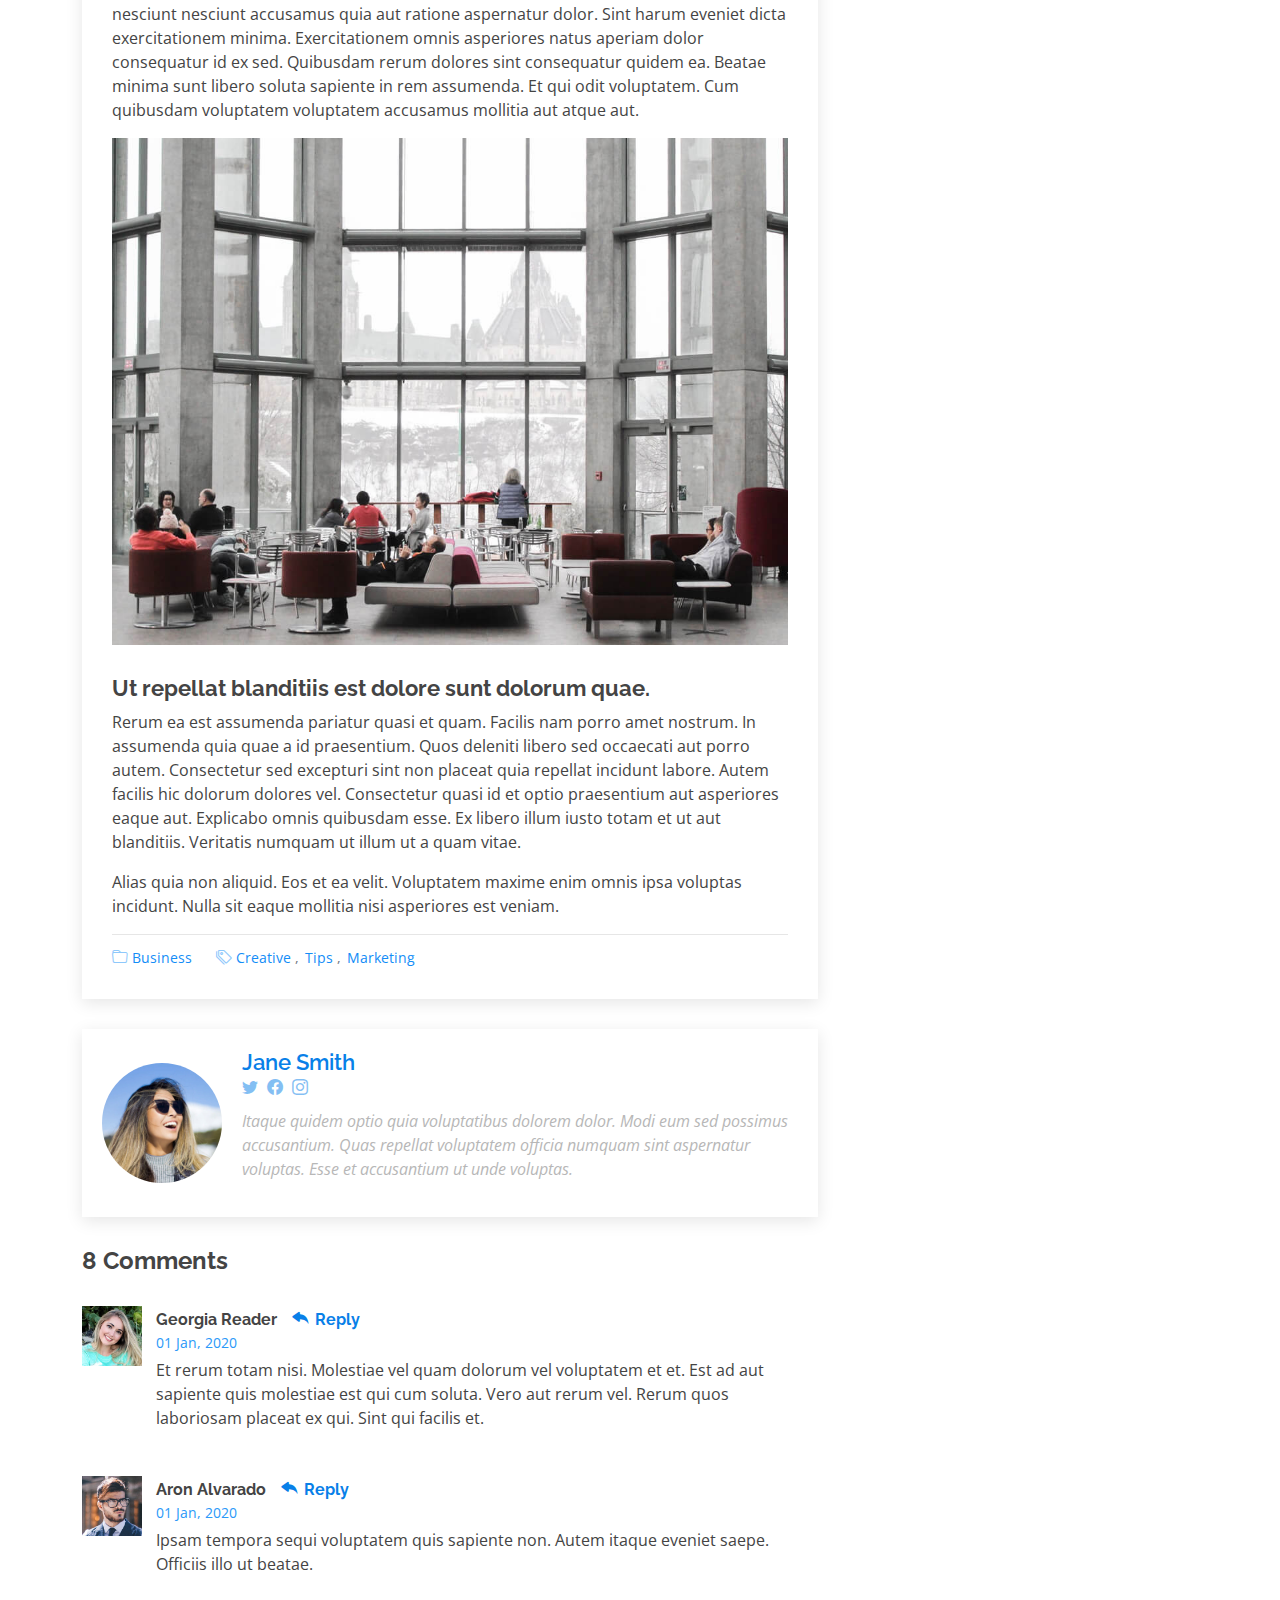
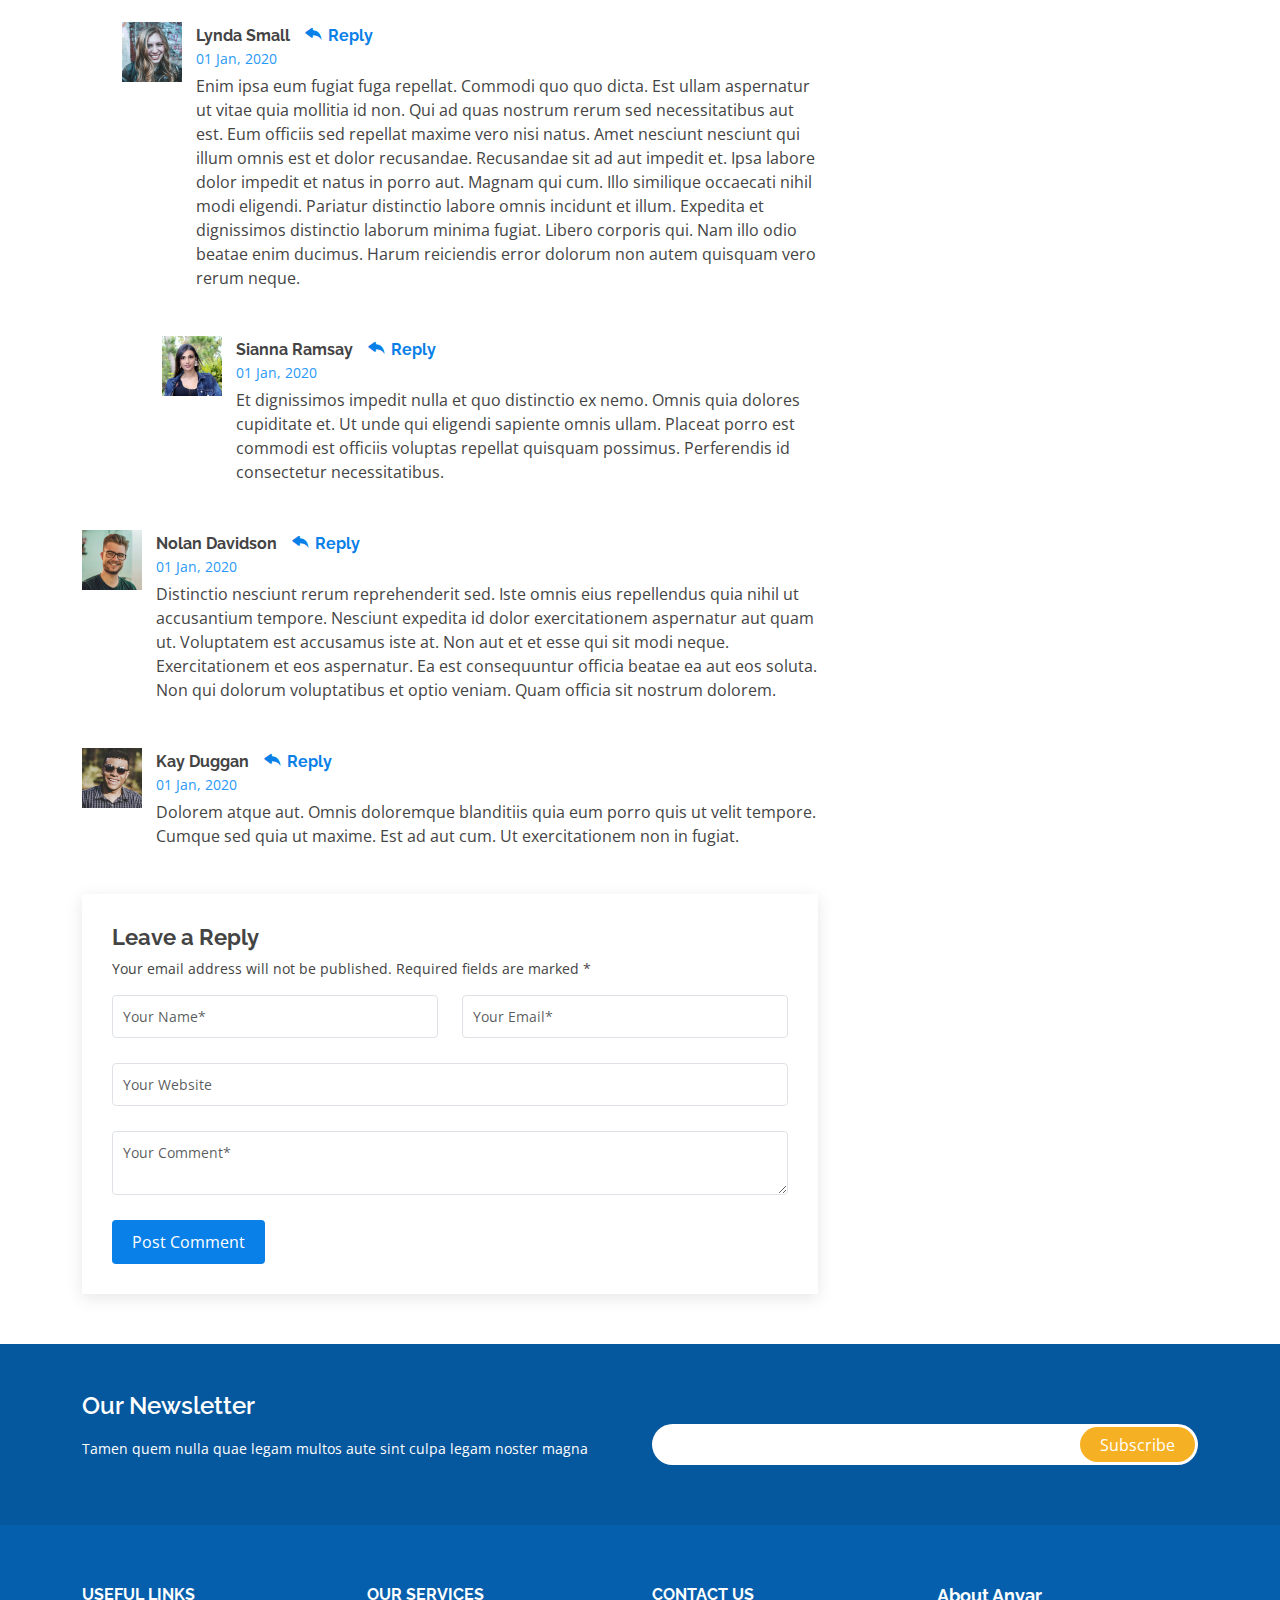
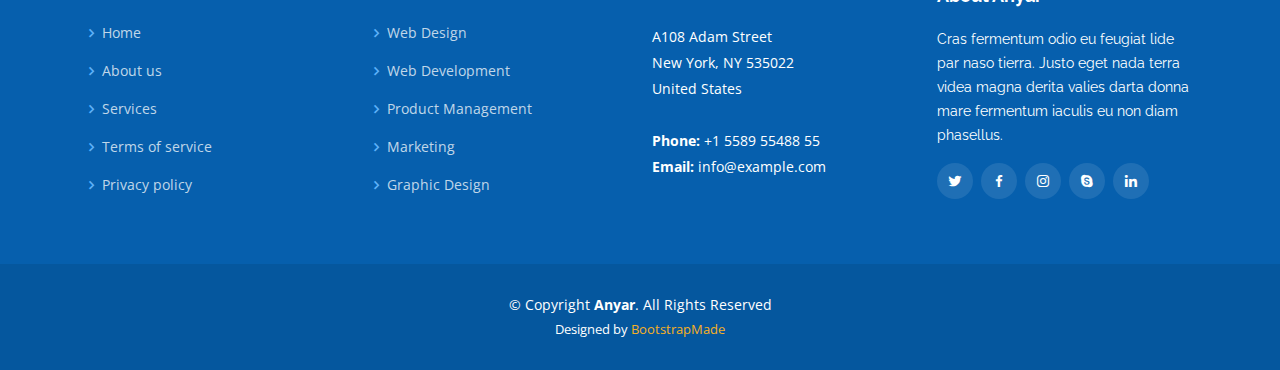
<file: raw files/blog-single.html>
<!DOCTYPE html>
<html lang="en">

<head>
  <meta charset="utf-8">
  <meta content="width=device-width, initial-scale=1.0" name="viewport">

  <title>Blog Single - Anyar Bootstrap Template</title>
  <meta content="" name="description">
  <meta content="" name="keywords">

  <!-- Favicons -->
  <link href="assets/img/favicon.png" rel="icon">
  <link href="assets/img/apple-touch-icon.png" rel="apple-touch-icon">

  <!-- Google Fonts -->
  <link href="https://fonts.googleapis.com/css?family=Open+Sans:300,300i,400,400i,600,600i,700,700i|Raleway:300,300i,400,400i,500,500i,600,600i,700,700i|Poppins:300,300i,400,400i,500,500i,600,600i,700,700i" rel="stylesheet">

  <!-- Vendor CSS Files -->
  <link href="assets/vendor/animate.css/animate.min.css" rel="stylesheet">
  <link href="assets/vendor/aos/aos.css" rel="stylesheet">
  <link href="assets/vendor/bootstrap/css/bootstrap.min.css" rel="stylesheet">
  <link href="assets/vendor/bootstrap-icons/bootstrap-icons.css" rel="stylesheet">
  <link href="assets/vendor/boxicons/css/boxicons.min.css" rel="stylesheet">
  <link href="assets/vendor/glightbox/css/glightbox.min.css" rel="stylesheet">
  <link href="assets/vendor/remixicon/remixicon.css" rel="stylesheet">
  <link href="assets/vendor/swiper/swiper-bundle.min.css" rel="stylesheet">

  <!-- Template Main CSS File -->
  <link href="assets/css/style.css" rel="stylesheet">

  <!-- =======================================================
  * Template Name: Anyar
  * Template URL: https://bootstrapmade.com/anyar-free-multipurpose-one-page-bootstrap-theme/
  * Updated: Mar 17 2024 with Bootstrap v5.3.3
  * Author: BootstrapMade.com
  * License: https://bootstrapmade.com/license/
  ======================================================== -->
</head>

<body>

  <!-- ======= Top Bar ======= -->
  <div id="topbar" class="fixed-top d-flex align-items-center topbar-inner-pages">
    <div class="container d-flex align-items-center justify-content-center justify-content-md-between">
      <div class="contact-info d-flex align-items-center">
        <i class="bi bi-envelope-fill"></i><a href="mailto:contact@example.com">info@example.com</a>
        <i class="bi bi-phone-fill phone-icon"></i> +1 5589 55488 55
      </div>
      <div class="cta d-none d-md-block">
        <a href="#about" class="scrollto">Get Started</a>
      </div>
    </div>
  </div>

  <!-- ======= Header ======= -->
  <header id="header" class="fixed-top d-flex align-items-center header-inner-pages">
    <div class="container d-flex align-items-center justify-content-between">

      <h1 class="logo"><a href="index.html">Anyar</a></h1>
      <!-- Uncomment below if you prefer to use an image logo -->
      <!-- <a href=index.html" class="logo"><img src="assets/img/logo.png" alt="" class="img-fluid"></a>-->

      <nav id="navbar" class="navbar">
        <ul>
          <li><a class="nav-link scrollto " href="#hero">Home</a></li>
          <li><a class="nav-link scrollto" href="#about">About</a></li>
          <li><a class="nav-link scrollto" href="#services">Services</a></li>
          <li><a class="nav-link scrollto " href="#portfolio">Portfolio</a></li>
          <li><a class="nav-link scrollto" href="#team">Team</a></li>
          <li><a class="nav-link scrollto" href="#pricing">Pricing</a></li>
          <li><a class="active" href="blog.html">Blog</a></li>
          <li class="dropdown"><a href="#"><span>Drop Down</span> <i class="bi bi-chevron-down"></i></a>
            <ul>
              <li><a href="#">Drop Down 1</a></li>
              <li class="dropdown"><a href="#"><span>Deep Drop Down</span> <i class="bi bi-chevron-right"></i></a>
                <ul>
                  <li><a href="#">Deep Drop Down 1</a></li>
                  <li><a href="#">Deep Drop Down 2</a></li>
                  <li><a href="#">Deep Drop Down 3</a></li>
                  <li><a href="#">Deep Drop Down 4</a></li>
                  <li><a href="#">Deep Drop Down 5</a></li>
                </ul>
              </li>
              <li><a href="#">Drop Down 2</a></li>
              <li><a href="#">Drop Down 3</a></li>
              <li><a href="#">Drop Down 4</a></li>
            </ul>
          </li>
          <li><a class="nav-link scrollto" href="#contact">Contact</a></li>
        </ul>
        <i class="bi bi-list mobile-nav-toggle"></i>
      </nav><!-- .navbar -->

    </div>
  </header><!-- End Header -->

  <main id="main">

    <!-- ======= Breadcrumbs ======= -->
    <section id="breadcrumbs" class="breadcrumbs">
      <div class="container">

        <ol>
          <li><a href="index.html">Home</a></li>
          <li><a href="blog.html">Blog</a></li>
        </ol>
        <h2>Blog Single</h2>

      </div>
    </section><!-- End Breadcrumbs -->

    <!-- ======= Blog Single Section ======= -->
    <section id="blog" class="blog">
      <div class="container" data-aos="fade-up">

        <div class="row">

          <div class="col-lg-8 entries">

            <article class="entry entry-single">

              <div class="entry-img">
                <img src="assets/img/blog/blog-1.jpg" alt="" class="img-fluid">
              </div>

              <h2 class="entry-title">
                <a href="blog-single.html">Dolorum optio tempore voluptas dignissimos cumque fuga qui quibusdam quia</a>
              </h2>

              <div class="entry-meta">
                <ul>
                  <li class="d-flex align-items-center"><i class="bi bi-person"></i> <a href="blog-single.html">John Doe</a></li>
                  <li class="d-flex align-items-center"><i class="bi bi-clock"></i> <a href="blog-single.html"><time datetime="2020-01-01">Jan 1, 2020</time></a></li>
                  <li class="d-flex align-items-center"><i class="bi bi-chat-dots"></i> <a href="blog-single.html">12 Comments</a></li>
                </ul>
              </div>

              <div class="entry-content">
                <p>
                  Similique neque nam consequuntur ad non maxime aliquam quas. Quibusdam animi praesentium. Aliquam et laboriosam eius aut nostrum quidem aliquid dicta.
                  Et eveniet enim. Qui velit est ea dolorem doloremque deleniti aperiam unde soluta. Est cum et quod quos aut ut et sit sunt. Voluptate porro consequatur assumenda perferendis dolore.
                </p>

                <p>
                  Sit repellat hic cupiditate hic ut nemo. Quis nihil sunt non reiciendis. Sequi in accusamus harum vel aspernatur. Excepturi numquam nihil cumque odio. Et voluptate cupiditate.
                </p>

                <blockquote>
                  <p>
                    Et vero doloremque tempore voluptatem ratione vel aut. Deleniti sunt animi aut. Aut eos aliquam doloribus minus autem quos.
                  </p>
                </blockquote>

                <p>
                  Sed quo laboriosam qui architecto. Occaecati repellendus omnis dicta inventore tempore provident voluptas mollitia aliquid. Id repellendus quia. Asperiores nihil magni dicta est suscipit perspiciatis. Voluptate ex rerum assumenda dolores nihil quaerat.
                  Dolor porro tempora et quibusdam voluptas. Beatae aut at ad qui tempore corrupti velit quisquam rerum. Omnis dolorum exercitationem harum qui qui blanditiis neque.
                  Iusto autem itaque. Repudiandae hic quae aspernatur ea neque qui. Architecto voluptatem magni. Vel magnam quod et tempora deleniti error rerum nihil tempora.
                </p>

                <h3>Et quae iure vel ut odit alias.</h3>
                <p>
                  Officiis animi maxime nulla quo et harum eum quis a. Sit hic in qui quos fugit ut rerum atque. Optio provident dolores atque voluptatem rem excepturi molestiae qui. Voluptatem laborum omnis ullam quibusdam perspiciatis nulla nostrum. Voluptatum est libero eum nesciunt aliquid qui.
                  Quia et suscipit non sequi. Maxime sed odit. Beatae nesciunt nesciunt accusamus quia aut ratione aspernatur dolor. Sint harum eveniet dicta exercitationem minima. Exercitationem omnis asperiores natus aperiam dolor consequatur id ex sed. Quibusdam rerum dolores sint consequatur quidem ea.
                  Beatae minima sunt libero soluta sapiente in rem assumenda. Et qui odit voluptatem. Cum quibusdam voluptatem voluptatem accusamus mollitia aut atque aut.
                </p>
                <img src="assets/img/blog/blog-inside-post.jpg" class="img-fluid" alt="">

                <h3>Ut repellat blanditiis est dolore sunt dolorum quae.</h3>
                <p>
                  Rerum ea est assumenda pariatur quasi et quam. Facilis nam porro amet nostrum. In assumenda quia quae a id praesentium. Quos deleniti libero sed occaecati aut porro autem. Consectetur sed excepturi sint non placeat quia repellat incidunt labore. Autem facilis hic dolorum dolores vel.
                  Consectetur quasi id et optio praesentium aut asperiores eaque aut. Explicabo omnis quibusdam esse. Ex libero illum iusto totam et ut aut blanditiis. Veritatis numquam ut illum ut a quam vitae.
                </p>
                <p>
                  Alias quia non aliquid. Eos et ea velit. Voluptatem maxime enim omnis ipsa voluptas incidunt. Nulla sit eaque mollitia nisi asperiores est veniam.
                </p>

              </div>

              <div class="entry-footer">
                <i class="bi bi-folder"></i>
                <ul class="cats">
                  <li><a href="#">Business</a></li>
                </ul>

                <i class="bi bi-tags"></i>
                <ul class="tags">
                  <li><a href="#">Creative</a></li>
                  <li><a href="#">Tips</a></li>
                  <li><a href="#">Marketing</a></li>
                </ul>
              </div>

            </article><!-- End blog entry -->

            <div class="blog-author d-flex align-items-center">
              <img src="assets/img/blog/blog-author.jpg" class="rounded-circle float-left" alt="">
              <div>
                <h4>Jane Smith</h4>
                <div class="social-links">
                  <a href="https://twitters.com/#"><i class="bi bi-twitter"></i></a>
                  <a href="https://facebook.com/#"><i class="bi bi-facebook"></i></a>
                  <a href="https://instagram.com/#"><i class="biu bi-instagram"></i></a>
                </div>
                <p>
                  Itaque quidem optio quia voluptatibus dolorem dolor. Modi eum sed possimus accusantium. Quas repellat voluptatem officia numquam sint aspernatur voluptas. Esse et accusantium ut unde voluptas.
                </p>
              </div>
            </div><!-- End blog author bio -->

            <div class="blog-comments">

              <h4 class="comments-count">8 Comments</h4>

              <div id="comment-1" class="comment">
                <div class="d-flex">
                  <div class="comment-img"><img src="assets/img/blog/comments-1.jpg" alt=""></div>
                  <div>
                    <h5><a href="">Georgia Reader</a> <a href="#" class="reply"><i class="bi bi-reply-fill"></i> Reply</a></h5>
                    <time datetime="2020-01-01">01 Jan, 2020</time>
                    <p>
                      Et rerum totam nisi. Molestiae vel quam dolorum vel voluptatem et et. Est ad aut sapiente quis molestiae est qui cum soluta.
                      Vero aut rerum vel. Rerum quos laboriosam placeat ex qui. Sint qui facilis et.
                    </p>
                  </div>
                </div>
              </div><!-- End comment #1 -->

              <div id="comment-2" class="comment">
                <div class="d-flex">
                  <div class="comment-img"><img src="assets/img/blog/comments-2.jpg" alt=""></div>
                  <div>
                    <h5><a href="">Aron Alvarado</a> <a href="#" class="reply"><i class="bi bi-reply-fill"></i> Reply</a></h5>
                    <time datetime="2020-01-01">01 Jan, 2020</time>
                    <p>
                      Ipsam tempora sequi voluptatem quis sapiente non. Autem itaque eveniet saepe. Officiis illo ut beatae.
                    </p>
                  </div>
                </div>

                <div id="comment-reply-1" class="comment comment-reply">
                  <div class="d-flex">
                    <div class="comment-img"><img src="assets/img/blog/comments-3.jpg" alt=""></div>
                    <div>
                      <h5><a href="">Lynda Small</a> <a href="#" class="reply"><i class="bi bi-reply-fill"></i> Reply</a></h5>
                      <time datetime="2020-01-01">01 Jan, 2020</time>
                      <p>
                        Enim ipsa eum fugiat fuga repellat. Commodi quo quo dicta. Est ullam aspernatur ut vitae quia mollitia id non. Qui ad quas nostrum rerum sed necessitatibus aut est. Eum officiis sed repellat maxime vero nisi natus. Amet nesciunt nesciunt qui illum omnis est et dolor recusandae.

                        Recusandae sit ad aut impedit et. Ipsa labore dolor impedit et natus in porro aut. Magnam qui cum. Illo similique occaecati nihil modi eligendi. Pariatur distinctio labore omnis incidunt et illum. Expedita et dignissimos distinctio laborum minima fugiat.

                        Libero corporis qui. Nam illo odio beatae enim ducimus. Harum reiciendis error dolorum non autem quisquam vero rerum neque.
                      </p>
                    </div>
                  </div>

                  <div id="comment-reply-2" class="comment comment-reply">
                    <div class="d-flex">
                      <div class="comment-img"><img src="assets/img/blog/comments-4.jpg" alt=""></div>
                      <div>
                        <h5><a href="">Sianna Ramsay</a> <a href="#" class="reply"><i class="bi bi-reply-fill"></i> Reply</a></h5>
                        <time datetime="2020-01-01">01 Jan, 2020</time>
                        <p>
                          Et dignissimos impedit nulla et quo distinctio ex nemo. Omnis quia dolores cupiditate et. Ut unde qui eligendi sapiente omnis ullam. Placeat porro est commodi est officiis voluptas repellat quisquam possimus. Perferendis id consectetur necessitatibus.
                        </p>
                      </div>
                    </div>

                  </div><!-- End comment reply #2-->

                </div><!-- End comment reply #1-->

              </div><!-- End comment #2-->

              <div id="comment-3" class="comment">
                <div class="d-flex">
                  <div class="comment-img"><img src="assets/img/blog/comments-5.jpg" alt=""></div>
                  <div>
                    <h5><a href="">Nolan Davidson</a> <a href="#" class="reply"><i class="bi bi-reply-fill"></i> Reply</a></h5>
                    <time datetime="2020-01-01">01 Jan, 2020</time>
                    <p>
                      Distinctio nesciunt rerum reprehenderit sed. Iste omnis eius repellendus quia nihil ut accusantium tempore. Nesciunt expedita id dolor exercitationem aspernatur aut quam ut. Voluptatem est accusamus iste at.
                      Non aut et et esse qui sit modi neque. Exercitationem et eos aspernatur. Ea est consequuntur officia beatae ea aut eos soluta. Non qui dolorum voluptatibus et optio veniam. Quam officia sit nostrum dolorem.
                    </p>
                  </div>
                </div>

              </div><!-- End comment #3 -->

              <div id="comment-4" class="comment">
                <div class="d-flex">
                  <div class="comment-img"><img src="assets/img/blog/comments-6.jpg" alt=""></div>
                  <div>
                    <h5><a href="">Kay Duggan</a> <a href="#" class="reply"><i class="bi bi-reply-fill"></i> Reply</a></h5>
                    <time datetime="2020-01-01">01 Jan, 2020</time>
                    <p>
                      Dolorem atque aut. Omnis doloremque blanditiis quia eum porro quis ut velit tempore. Cumque sed quia ut maxime. Est ad aut cum. Ut exercitationem non in fugiat.
                    </p>
                  </div>
                </div>

              </div><!-- End comment #4 -->

              <div class="reply-form">
                <h4>Leave a Reply</h4>
                <p>Your email address will not be published. Required fields are marked * </p>
                <form action="">
                  <div class="row">
                    <div class="col-md-6 form-group">
                      <input name="name" type="text" class="form-control" placeholder="Your Name*">
                    </div>
                    <div class="col-md-6 form-group">
                      <input name="email" type="text" class="form-control" placeholder="Your Email*">
                    </div>
                  </div>
                  <div class="row">
                    <div class="col form-group">
                      <input name="website" type="text" class="form-control" placeholder="Your Website">
                    </div>
                  </div>
                  <div class="row">
                    <div class="col form-group">
                      <textarea name="comment" class="form-control" placeholder="Your Comment*"></textarea>
                    </div>
                  </div>
                  <button type="submit" class="btn btn-primary">Post Comment</button>

                </form>

              </div>

            </div><!-- End blog comments -->

          </div><!-- End blog entries list -->

          <div class="col-lg-4">

            <div class="sidebar">

              <h3 class="sidebar-title">Search</h3>
              <div class="sidebar-item search-form">
                <form action="">
                  <input type="text">
                  <button type="submit"><i class="bi bi-search"></i></button>
                </form>
              </div><!-- End sidebar search formn-->

              <h3 class="sidebar-title">Categories</h3>
              <div class="sidebar-item categories">
                <ul>
                  <li><a href="#">General <span>(25)</span></a></li>
                  <li><a href="#">Lifestyle <span>(12)</span></a></li>
                  <li><a href="#">Travel <span>(5)</span></a></li>
                  <li><a href="#">Design <span>(22)</span></a></li>
                  <li><a href="#">Creative <span>(8)</span></a></li>
                  <li><a href="#">Educaion <span>(14)</span></a></li>
                </ul>
              </div><!-- End sidebar categories-->

              <h3 class="sidebar-title">Recent Posts</h3>
              <div class="sidebar-item recent-posts">
                <div class="post-item clearfix">
                  <img src="assets/img/blog/blog-recent-1.jpg" alt="">
                  <h4><a href="blog-single.html">Nihil blanditiis at in nihil autem</a></h4>
                  <time datetime="2020-01-01">Jan 1, 2020</time>
                </div>

                <div class="post-item clearfix">
                  <img src="assets/img/blog/blog-recent-2.jpg" alt="">
                  <h4><a href="blog-single.html">Quidem autem et impedit</a></h4>
                  <time datetime="2020-01-01">Jan 1, 2020</time>
                </div>

                <div class="post-item clearfix">
                  <img src="assets/img/blog/blog-recent-3.jpg" alt="">
                  <h4><a href="blog-single.html">Id quia et et ut maxime similique occaecati ut</a></h4>
                  <time datetime="2020-01-01">Jan 1, 2020</time>
                </div>

                <div class="post-item clearfix">
                  <img src="assets/img/blog/blog-recent-4.jpg" alt="">
                  <h4><a href="blog-single.html">Laborum corporis quo dara net para</a></h4>
                  <time datetime="2020-01-01">Jan 1, 2020</time>
                </div>

                <div class="post-item clearfix">
                  <img src="assets/img/blog/blog-recent-5.jpg" alt="">
                  <h4><a href="blog-single.html">Et dolores corrupti quae illo quod dolor</a></h4>
                  <time datetime="2020-01-01">Jan 1, 2020</time>
                </div>

              </div><!-- End sidebar recent posts-->

              <h3 class="sidebar-title">Tags</h3>
              <div class="sidebar-item tags">
                <ul>
                  <li><a href="#">App</a></li>
                  <li><a href="#">IT</a></li>
                  <li><a href="#">Business</a></li>
                  <li><a href="#">Mac</a></li>
                  <li><a href="#">Design</a></li>
                  <li><a href="#">Office</a></li>
                  <li><a href="#">Creative</a></li>
                  <li><a href="#">Studio</a></li>
                  <li><a href="#">Smart</a></li>
                  <li><a href="#">Tips</a></li>
                  <li><a href="#">Marketing</a></li>
                </ul>
              </div><!-- End sidebar tags-->

            </div><!-- End sidebar -->

          </div><!-- End blog sidebar -->

        </div>

      </div>
    </section><!-- End Blog Single Section -->

  </main><!-- End #main -->

  <!-- ======= Footer ======= -->
  <footer id="footer">

    <div class="footer-newsletter">
      <div class="container">
        <div class="row">
          <div class="col-lg-6">
            <h4>Our Newsletter</h4>
            <p>Tamen quem nulla quae legam multos aute sint culpa legam noster magna</p>
          </div>
          <div class="col-lg-6">
            <form action="" method="post">
              <input type="email" name="email"><input type="submit" value="Subscribe">
            </form>
          </div>
        </div>
      </div>
    </div>

    <div class="footer-top">
      <div class="container">
        <div class="row">

          <div class="col-lg-3 col-md-6 footer-links">
            <h4>Useful Links</h4>
            <ul>
              <li><i class="bx bx-chevron-right"></i> <a href="#">Home</a></li>
              <li><i class="bx bx-chevron-right"></i> <a href="#">About us</a></li>
              <li><i class="bx bx-chevron-right"></i> <a href="#">Services</a></li>
              <li><i class="bx bx-chevron-right"></i> <a href="#">Terms of service</a></li>
              <li><i class="bx bx-chevron-right"></i> <a href="#">Privacy policy</a></li>
            </ul>
          </div>

          <div class="col-lg-3 col-md-6 footer-links">
            <h4>Our Services</h4>
            <ul>
              <li><i class="bx bx-chevron-right"></i> <a href="#">Web Design</a></li>
              <li><i class="bx bx-chevron-right"></i> <a href="#">Web Development</a></li>
              <li><i class="bx bx-chevron-right"></i> <a href="#">Product Management</a></li>
              <li><i class="bx bx-chevron-right"></i> <a href="#">Marketing</a></li>
              <li><i class="bx bx-chevron-right"></i> <a href="#">Graphic Design</a></li>
            </ul>
          </div>

          <div class="col-lg-3 col-md-6 footer-contact">
            <h4>Contact Us</h4>
            <p>
              A108 Adam Street <br>
              New York, NY 535022<br>
              United States <br><br>
              <strong>Phone:</strong> +1 5589 55488 55<br>
              <strong>Email:</strong> info@example.com<br>
            </p>

          </div>

          <div class="col-lg-3 col-md-6 footer-info">
            <h3>About Anyar</h3>
            <p>Cras fermentum odio eu feugiat lide par naso tierra. Justo eget nada terra videa magna derita valies darta donna mare fermentum iaculis eu non diam phasellus.</p>
            <div class="social-links mt-3">
              <a href="#" class="twitter"><i class="bx bxl-twitter"></i></a>
              <a href="#" class="facebook"><i class="bx bxl-facebook"></i></a>
              <a href="#" class="instagram"><i class="bx bxl-instagram"></i></a>
              <a href="#" class="google-plus"><i class="bx bxl-skype"></i></a>
              <a href="#" class="linkedin"><i class="bx bxl-linkedin"></i></a>
            </div>
          </div>

        </div>
      </div>
    </div>

    <div class="container">
      <div class="copyright">
        &copy; Copyright <strong><span>Anyar</span></strong>. All Rights Reserved
      </div>
      <div class="credits">
        <!-- All the links in the footer should remain intact. -->
        <!-- You can delete the links only if you purchased the pro version. -->
        <!-- Licensing information: https://bootstrapmade.com/license/ -->
        <!-- Purchase the pro version with working PHP/AJAX contact form: https://bootstrapmade.com/anyar-free-multipurpose-one-page-bootstrap-theme/ -->
        Designed by <a href="https://bootstrapmade.com/">BootstrapMade</a>
      </div>
    </div>
  </footer><!-- End Footer -->

  <div id="preloader"></div>
  <a href="#" class="back-to-top d-flex align-items-center justify-content-center"><i class="bi bi-arrow-up-short"></i></a>

  <!-- Vendor JS Files -->
  <script src="assets/vendor/aos/aos.js"></script>
  <script src="assets/vendor/bootstrap/js/bootstrap.bundle.min.js"></script>
  <script src="assets/vendor/glightbox/js/glightbox.min.js"></script>
  <script src="assets/vendor/isotope-layout/isotope.pkgd.min.js"></script>
  <script src="assets/vendor/swiper/swiper-bundle.min.js"></script>
  <script src="assets/vendor/php-email-form/validate.js"></script>

  <!-- Template Main JS File -->
  <script src="assets/js/main.js"></script>

</body>

</html>
</file>
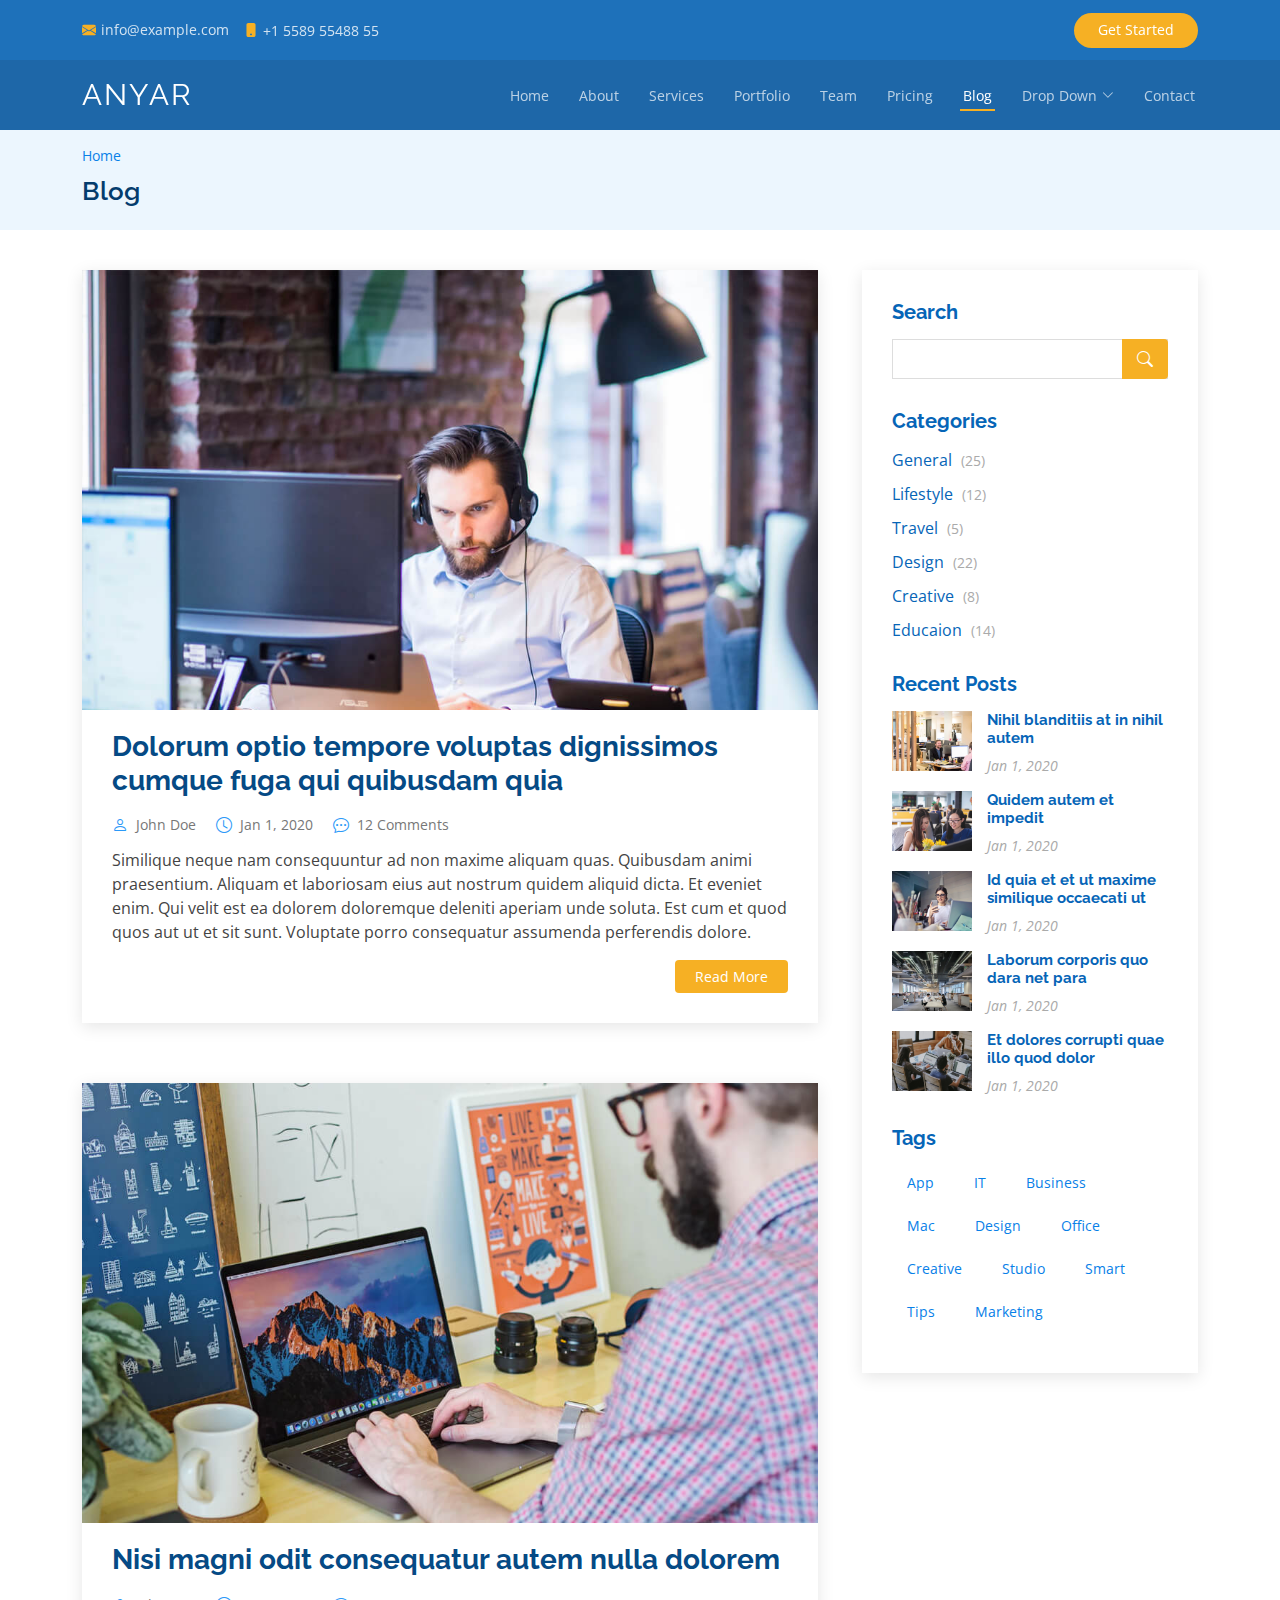
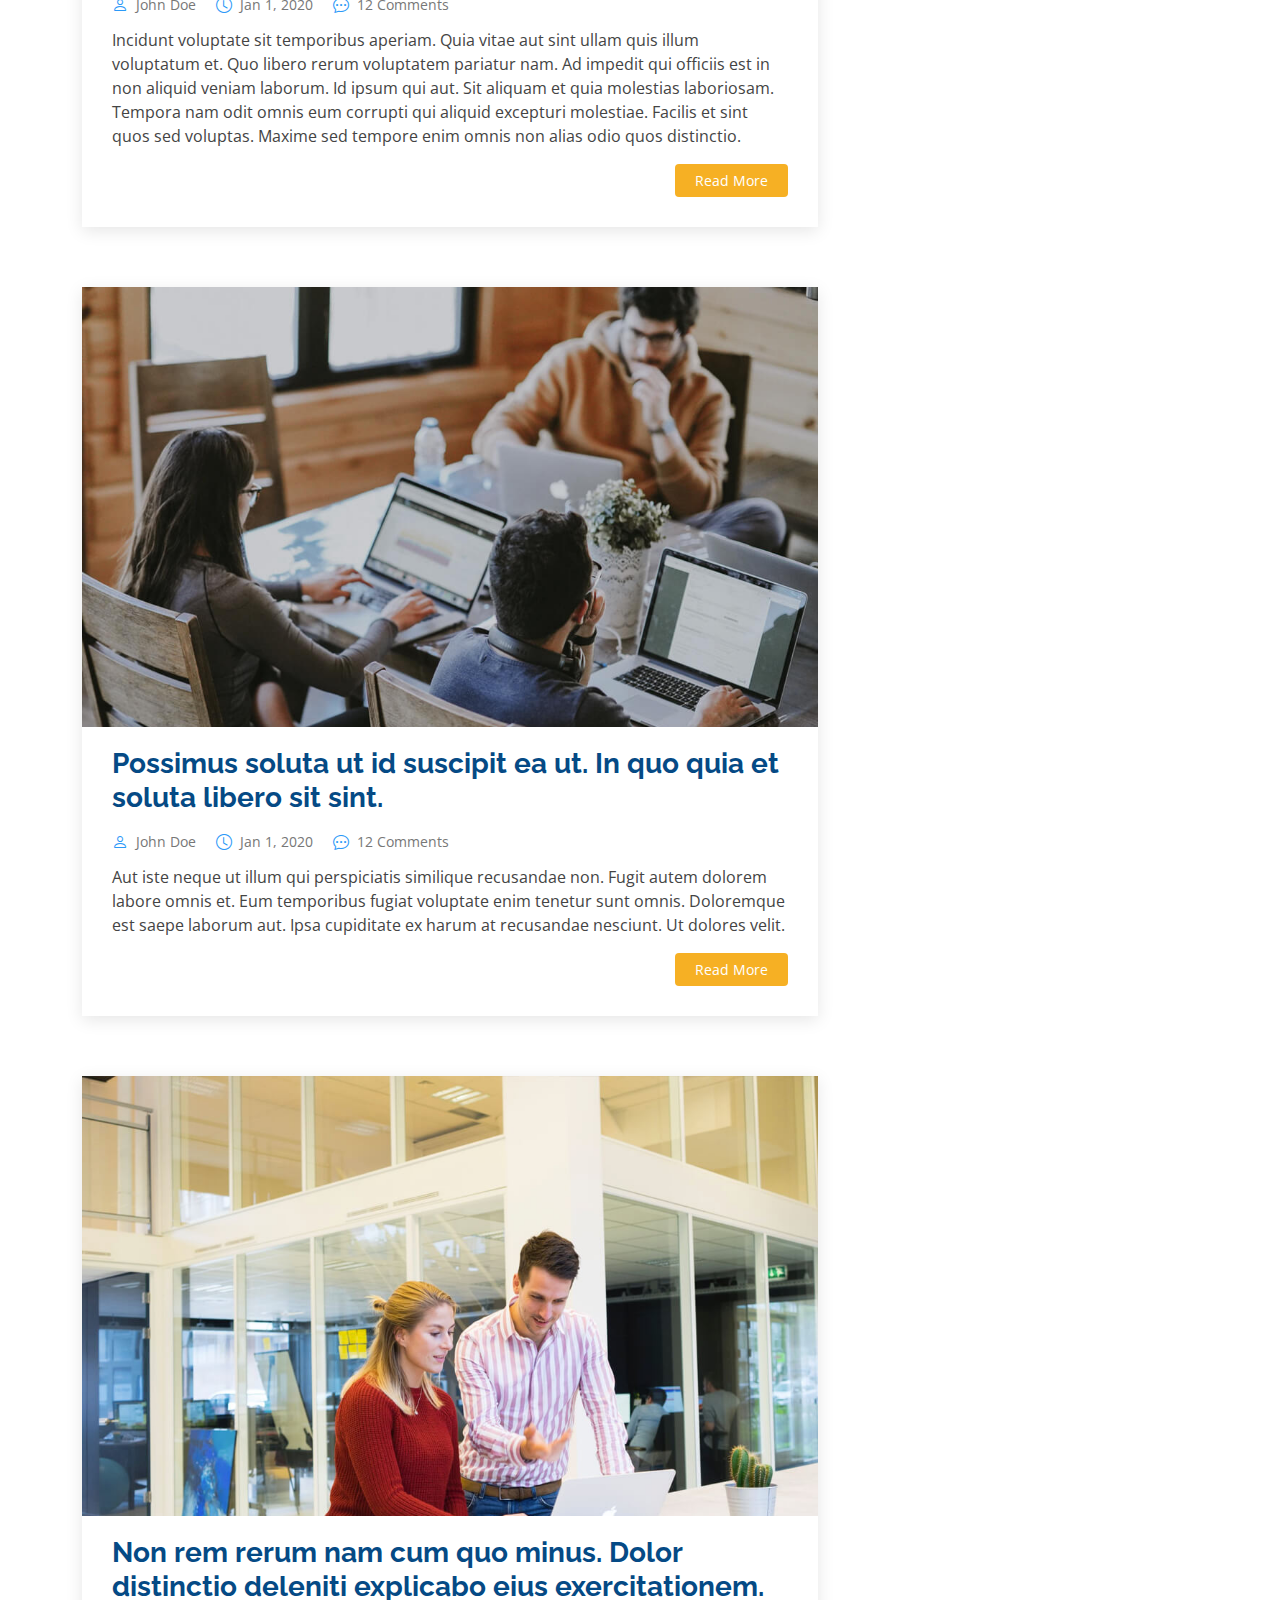
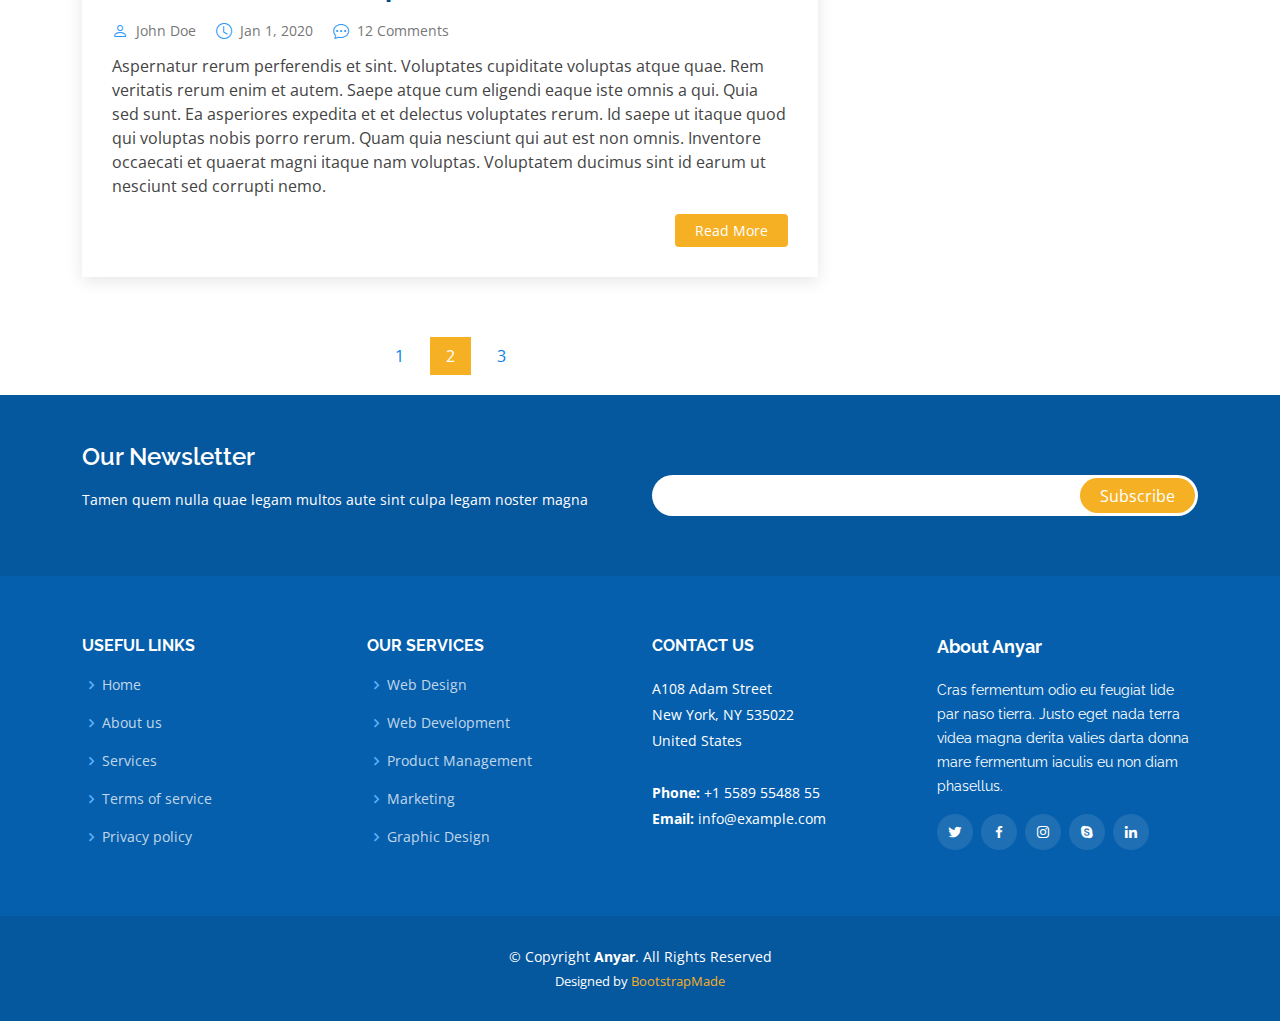
<file: raw files/blog.html>
<!DOCTYPE html>
<html lang="en">

<head>
  <meta charset="utf-8">
  <meta content="width=device-width, initial-scale=1.0" name="viewport">

  <title>Blog - Anyar Bootstrap Template</title>
  <meta content="" name="description">
  <meta content="" name="keywords">

  <!-- Favicons -->
  <link href="assets/img/favicon.png" rel="icon">
  <link href="assets/img/apple-touch-icon.png" rel="apple-touch-icon">

  <!-- Google Fonts -->
  <link href="https://fonts.googleapis.com/css?family=Open+Sans:300,300i,400,400i,600,600i,700,700i|Raleway:300,300i,400,400i,500,500i,600,600i,700,700i|Poppins:300,300i,400,400i,500,500i,600,600i,700,700i" rel="stylesheet">

  <!-- Vendor CSS Files -->
  <link href="assets/vendor/animate.css/animate.min.css" rel="stylesheet">
  <link href="assets/vendor/aos/aos.css" rel="stylesheet">
  <link href="assets/vendor/bootstrap/css/bootstrap.min.css" rel="stylesheet">
  <link href="assets/vendor/bootstrap-icons/bootstrap-icons.css" rel="stylesheet">
  <link href="assets/vendor/boxicons/css/boxicons.min.css" rel="stylesheet">
  <link href="assets/vendor/glightbox/css/glightbox.min.css" rel="stylesheet">
  <link href="assets/vendor/remixicon/remixicon.css" rel="stylesheet">
  <link href="assets/vendor/swiper/swiper-bundle.min.css" rel="stylesheet">

  <!-- Template Main CSS File -->
  <link href="assets/css/style.css" rel="stylesheet">

  <!-- =======================================================
  * Template Name: Anyar
  * Template URL: https://bootstrapmade.com/anyar-free-multipurpose-one-page-bootstrap-theme/
  * Updated: Mar 17 2024 with Bootstrap v5.3.3
  * Author: BootstrapMade.com
  * License: https://bootstrapmade.com/license/
  ======================================================== -->
</head>

<body>

  <!-- ======= Top Bar ======= -->
  <div id="topbar" class="fixed-top d-flex align-items-center topbar-inner-pages">
    <div class="container d-flex align-items-center justify-content-center justify-content-md-between">
      <div class="contact-info d-flex align-items-center">
        <i class="bi bi-envelope-fill"></i><a href="mailto:contact@example.com">info@example.com</a>
        <i class="bi bi-phone-fill phone-icon"></i> +1 5589 55488 55
      </div>
      <div class="cta d-none d-md-block">
        <a href="#about" class="scrollto">Get Started</a>
      </div>
    </div>
  </div>

  <!-- ======= Header ======= -->
  <header id="header" class="fixed-top d-flex align-items-center header-inner-pages">
    <div class="container d-flex align-items-center justify-content-between">

      <h1 class="logo"><a href="index.html">Anyar</a></h1>
      <!-- Uncomment below if you prefer to use an image logo -->
      <!-- <a href=index.html" class="logo"><img src="assets/img/logo.png" alt="" class="img-fluid"></a>-->

      <nav id="navbar" class="navbar">
        <ul>
          <li><a class="nav-link scrollto " href="#hero">Home</a></li>
          <li><a class="nav-link scrollto" href="#about">About</a></li>
          <li><a class="nav-link scrollto" href="#services">Services</a></li>
          <li><a class="nav-link scrollto " href="#portfolio">Portfolio</a></li>
          <li><a class="nav-link scrollto" href="#team">Team</a></li>
          <li><a class="nav-link scrollto" href="#pricing">Pricing</a></li>
          <li><a class="active" href="blog.html">Blog</a></li>
          <li class="dropdown"><a href="#"><span>Drop Down</span> <i class="bi bi-chevron-down"></i></a>
            <ul>
              <li><a href="#">Drop Down 1</a></li>
              <li class="dropdown"><a href="#"><span>Deep Drop Down</span> <i class="bi bi-chevron-right"></i></a>
                <ul>
                  <li><a href="#">Deep Drop Down 1</a></li>
                  <li><a href="#">Deep Drop Down 2</a></li>
                  <li><a href="#">Deep Drop Down 3</a></li>
                  <li><a href="#">Deep Drop Down 4</a></li>
                  <li><a href="#">Deep Drop Down 5</a></li>
                </ul>
              </li>
              <li><a href="#">Drop Down 2</a></li>
              <li><a href="#">Drop Down 3</a></li>
              <li><a href="#">Drop Down 4</a></li>
            </ul>
          </li>
          <li><a class="nav-link scrollto" href="#contact">Contact</a></li>
        </ul>
        <i class="bi bi-list mobile-nav-toggle"></i>
      </nav><!-- .navbar -->

    </div>
  </header><!-- End Header -->

  <main id="main">

    <!-- ======= Breadcrumbs ======= -->
    <section id="breadcrumbs" class="breadcrumbs">
      <div class="container">

        <ol>
          <li><a href="index.html">Home</a></li>
        </ol>
        <h2>Blog</h2>

      </div>
    </section><!-- End Breadcrumbs -->

    <!-- ======= Blog Section ======= -->
    <section id="blog" class="blog">
      <div class="container" data-aos="fade-up">

        <div class="row">

          <div class="col-lg-8 entries">

            <article class="entry">

              <div class="entry-img">
                <img src="assets/img/blog/blog-1.jpg" alt="" class="img-fluid">
              </div>

              <h2 class="entry-title">
                <a href="blog-single.html">Dolorum optio tempore voluptas dignissimos cumque fuga qui quibusdam quia</a>
              </h2>

              <div class="entry-meta">
                <ul>
                  <li class="d-flex align-items-center"><i class="bi bi-person"></i> <a href="blog-single.html">John Doe</a></li>
                  <li class="d-flex align-items-center"><i class="bi bi-clock"></i> <a href="blog-single.html"><time datetime="2020-01-01">Jan 1, 2020</time></a></li>
                  <li class="d-flex align-items-center"><i class="bi bi-chat-dots"></i> <a href="blog-single.html">12 Comments</a></li>
                </ul>
              </div>

              <div class="entry-content">
                <p>
                  Similique neque nam consequuntur ad non maxime aliquam quas. Quibusdam animi praesentium. Aliquam et laboriosam eius aut nostrum quidem aliquid dicta.
                  Et eveniet enim. Qui velit est ea dolorem doloremque deleniti aperiam unde soluta. Est cum et quod quos aut ut et sit sunt. Voluptate porro consequatur assumenda perferendis dolore.
                </p>
                <div class="read-more">
                  <a href="blog-single.html">Read More</a>
                </div>
              </div>

            </article><!-- End blog entry -->

            <article class="entry">

              <div class="entry-img">
                <img src="assets/img/blog/blog-2.jpg" alt="" class="img-fluid">
              </div>

              <h2 class="entry-title">
                <a href="blog-single.html">Nisi magni odit consequatur autem nulla dolorem</a>
              </h2>

              <div class="entry-meta">
                <ul>
                  <li class="d-flex align-items-center"><i class="bi bi-person"></i> <a href="blog-single.html">John Doe</a></li>
                  <li class="d-flex align-items-center"><i class="bi bi-clock"></i> <a href="blog-single.html"><time datetime="2020-01-01">Jan 1, 2020</time></a></li>
                  <li class="d-flex align-items-center"><i class="bi bi-chat-dots"></i> <a href="blog-single.html">12 Comments</a></li>
                </ul>
              </div>

              <div class="entry-content">
                <p>
                  Incidunt voluptate sit temporibus aperiam. Quia vitae aut sint ullam quis illum voluptatum et. Quo libero rerum voluptatem pariatur nam.
                  Ad impedit qui officiis est in non aliquid veniam laborum. Id ipsum qui aut. Sit aliquam et quia molestias laboriosam. Tempora nam odit omnis eum corrupti qui aliquid excepturi molestiae. Facilis et sint quos sed voluptas. Maxime sed tempore enim omnis non alias odio quos distinctio.
                </p>
                <div class="read-more">
                  <a href="blog-single.html">Read More</a>
                </div>
              </div>

            </article><!-- End blog entry -->

            <article class="entry">

              <div class="entry-img">
                <img src="assets/img/blog/blog-3.jpg" alt="" class="img-fluid">
              </div>

              <h2 class="entry-title">
                <a href="blog-single.html">Possimus soluta ut id suscipit ea ut. In quo quia et soluta libero sit sint.</a>
              </h2>

              <div class="entry-meta">
                <ul>
                  <li class="d-flex align-items-center"><i class="bi bi-person"></i> <a href="blog-single.html">John Doe</a></li>
                  <li class="d-flex align-items-center"><i class="bi bi-clock"></i> <a href="blog-single.html"><time datetime="2020-01-01">Jan 1, 2020</time></a></li>
                  <li class="d-flex align-items-center"><i class="bi bi-chat-dots"></i> <a href="blog-single.html">12 Comments</a></li>
                </ul>
              </div>

              <div class="entry-content">
                <p>
                  Aut iste neque ut illum qui perspiciatis similique recusandae non. Fugit autem dolorem labore omnis et. Eum temporibus fugiat voluptate enim tenetur sunt omnis.
                  Doloremque est saepe laborum aut. Ipsa cupiditate ex harum at recusandae nesciunt. Ut dolores velit.
                </p>
                <div class="read-more">
                  <a href="blog-single.html">Read More</a>
                </div>
              </div>

            </article><!-- End blog entry -->

            <article class="entry">

              <div class="entry-img">
                <img src="assets/img/blog/blog-4.jpg" alt="" class="img-fluid">
              </div>

              <h2 class="entry-title">
                <a href="blog-single.html">Non rem rerum nam cum quo minus. Dolor distinctio deleniti explicabo eius exercitationem.</a>
              </h2>

              <div class="entry-meta">
                <ul>
                  <li class="d-flex align-items-center"><i class="bi bi-person"></i> <a href="blog-single.html">John Doe</a></li>
                  <li class="d-flex align-items-center"><i class="bi bi-clock"></i> <a href="blog-single.html"><time datetime="2020-01-01">Jan 1, 2020</time></a></li>
                  <li class="d-flex align-items-center"><i class="bi bi-chat-dots"></i> <a href="blog-single.html">12 Comments</a></li>
                </ul>
              </div>

              <div class="entry-content">
                <p>
                  Aspernatur rerum perferendis et sint. Voluptates cupiditate voluptas atque quae. Rem veritatis rerum enim et autem. Saepe atque cum eligendi eaque iste omnis a qui.
                  Quia sed sunt. Ea asperiores expedita et et delectus voluptates rerum. Id saepe ut itaque quod qui voluptas nobis porro rerum. Quam quia nesciunt qui aut est non omnis. Inventore occaecati et quaerat magni itaque nam voluptas. Voluptatem ducimus sint id earum ut nesciunt sed corrupti nemo.
                </p>
                <div class="read-more">
                  <a href="blog-single.html">Read More</a>
                </div>
              </div>

            </article><!-- End blog entry -->

            <div class="blog-pagination">
              <ul class="justify-content-center">
                <li><a href="#">1</a></li>
                <li class="active"><a href="#">2</a></li>
                <li><a href="#">3</a></li>
              </ul>
            </div>

          </div><!-- End blog entries list -->

          <div class="col-lg-4">

            <div class="sidebar">

              <h3 class="sidebar-title">Search</h3>
              <div class="sidebar-item search-form">
                <form action="">
                  <input type="text">
                  <button type="submit"><i class="bi bi-search"></i></button>
                </form>
              </div><!-- End sidebar search formn-->

              <h3 class="sidebar-title">Categories</h3>
              <div class="sidebar-item categories">
                <ul>
                  <li><a href="#">General <span>(25)</span></a></li>
                  <li><a href="#">Lifestyle <span>(12)</span></a></li>
                  <li><a href="#">Travel <span>(5)</span></a></li>
                  <li><a href="#">Design <span>(22)</span></a></li>
                  <li><a href="#">Creative <span>(8)</span></a></li>
                  <li><a href="#">Educaion <span>(14)</span></a></li>
                </ul>
              </div><!-- End sidebar categories-->

              <h3 class="sidebar-title">Recent Posts</h3>
              <div class="sidebar-item recent-posts">
                <div class="post-item clearfix">
                  <img src="assets/img/blog/blog-recent-1.jpg" alt="">
                  <h4><a href="blog-single.html">Nihil blanditiis at in nihil autem</a></h4>
                  <time datetime="2020-01-01">Jan 1, 2020</time>
                </div>

                <div class="post-item clearfix">
                  <img src="assets/img/blog/blog-recent-2.jpg" alt="">
                  <h4><a href="blog-single.html">Quidem autem et impedit</a></h4>
                  <time datetime="2020-01-01">Jan 1, 2020</time>
                </div>

                <div class="post-item clearfix">
                  <img src="assets/img/blog/blog-recent-3.jpg" alt="">
                  <h4><a href="blog-single.html">Id quia et et ut maxime similique occaecati ut</a></h4>
                  <time datetime="2020-01-01">Jan 1, 2020</time>
                </div>

                <div class="post-item clearfix">
                  <img src="assets/img/blog/blog-recent-4.jpg" alt="">
                  <h4><a href="blog-single.html">Laborum corporis quo dara net para</a></h4>
                  <time datetime="2020-01-01">Jan 1, 2020</time>
                </div>

                <div class="post-item clearfix">
                  <img src="assets/img/blog/blog-recent-5.jpg" alt="">
                  <h4><a href="blog-single.html">Et dolores corrupti quae illo quod dolor</a></h4>
                  <time datetime="2020-01-01">Jan 1, 2020</time>
                </div>

              </div><!-- End sidebar recent posts-->

              <h3 class="sidebar-title">Tags</h3>
              <div class="sidebar-item tags">
                <ul>
                  <li><a href="#">App</a></li>
                  <li><a href="#">IT</a></li>
                  <li><a href="#">Business</a></li>
                  <li><a href="#">Mac</a></li>
                  <li><a href="#">Design</a></li>
                  <li><a href="#">Office</a></li>
                  <li><a href="#">Creative</a></li>
                  <li><a href="#">Studio</a></li>
                  <li><a href="#">Smart</a></li>
                  <li><a href="#">Tips</a></li>
                  <li><a href="#">Marketing</a></li>
                </ul>
              </div><!-- End sidebar tags-->

            </div><!-- End sidebar -->

          </div><!-- End blog sidebar -->

        </div>

      </div>
    </section><!-- End Blog Section -->

  </main><!-- End #main -->

  <!-- ======= Footer ======= -->
  <footer id="footer">

    <div class="footer-newsletter">
      <div class="container">
        <div class="row">
          <div class="col-lg-6">
            <h4>Our Newsletter</h4>
            <p>Tamen quem nulla quae legam multos aute sint culpa legam noster magna</p>
          </div>
          <div class="col-lg-6">
            <form action="" method="post">
              <input type="email" name="email"><input type="submit" value="Subscribe">
            </form>
          </div>
        </div>
      </div>
    </div>

    <div class="footer-top">
      <div class="container">
        <div class="row">

          <div class="col-lg-3 col-md-6 footer-links">
            <h4>Useful Links</h4>
            <ul>
              <li><i class="bx bx-chevron-right"></i> <a href="#">Home</a></li>
              <li><i class="bx bx-chevron-right"></i> <a href="#">About us</a></li>
              <li><i class="bx bx-chevron-right"></i> <a href="#">Services</a></li>
              <li><i class="bx bx-chevron-right"></i> <a href="#">Terms of service</a></li>
              <li><i class="bx bx-chevron-right"></i> <a href="#">Privacy policy</a></li>
            </ul>
          </div>

          <div class="col-lg-3 col-md-6 footer-links">
            <h4>Our Services</h4>
            <ul>
              <li><i class="bx bx-chevron-right"></i> <a href="#">Web Design</a></li>
              <li><i class="bx bx-chevron-right"></i> <a href="#">Web Development</a></li>
              <li><i class="bx bx-chevron-right"></i> <a href="#">Product Management</a></li>
              <li><i class="bx bx-chevron-right"></i> <a href="#">Marketing</a></li>
              <li><i class="bx bx-chevron-right"></i> <a href="#">Graphic Design</a></li>
            </ul>
          </div>

          <div class="col-lg-3 col-md-6 footer-contact">
            <h4>Contact Us</h4>
            <p>
              A108 Adam Street <br>
              New York, NY 535022<br>
              United States <br><br>
              <strong>Phone:</strong> +1 5589 55488 55<br>
              <strong>Email:</strong> info@example.com<br>
            </p>

          </div>

          <div class="col-lg-3 col-md-6 footer-info">
            <h3>About Anyar</h3>
            <p>Cras fermentum odio eu feugiat lide par naso tierra. Justo eget nada terra videa magna derita valies darta donna mare fermentum iaculis eu non diam phasellus.</p>
            <div class="social-links mt-3">
              <a href="#" class="twitter"><i class="bx bxl-twitter"></i></a>
              <a href="#" class="facebook"><i class="bx bxl-facebook"></i></a>
              <a href="#" class="instagram"><i class="bx bxl-instagram"></i></a>
              <a href="#" class="google-plus"><i class="bx bxl-skype"></i></a>
              <a href="#" class="linkedin"><i class="bx bxl-linkedin"></i></a>
            </div>
          </div>

        </div>
      </div>
    </div>

    <div class="container">
      <div class="copyright">
        &copy; Copyright <strong><span>Anyar</span></strong>. All Rights Reserved
      </div>
      <div class="credits">
        <!-- All the links in the footer should remain intact. -->
        <!-- You can delete the links only if you purchased the pro version. -->
        <!-- Licensing information: https://bootstrapmade.com/license/ -->
        <!-- Purchase the pro version with working PHP/AJAX contact form: https://bootstrapmade.com/anyar-free-multipurpose-one-page-bootstrap-theme/ -->
        Designed by <a href="https://bootstrapmade.com/">BootstrapMade</a>
      </div>
    </div>
  </footer><!-- End Footer -->

  <div id="preloader"></div>
  <a href="#" class="back-to-top d-flex align-items-center justify-content-center"><i class="bi bi-arrow-up-short"></i></a>

  <!-- Vendor JS Files -->
  <script src="assets/vendor/aos/aos.js"></script>
  <script src="assets/vendor/bootstrap/js/bootstrap.bundle.min.js"></script>
  <script src="assets/vendor/glightbox/js/glightbox.min.js"></script>
  <script src="assets/vendor/isotope-layout/isotope.pkgd.min.js"></script>
  <script src="assets/vendor/swiper/swiper-bundle.min.js"></script>
  <script src="assets/vendor/php-email-form/validate.js"></script>

  <!-- Template Main JS File -->
  <script src="assets/js/main.js"></script>

</body>

</html>
</file>
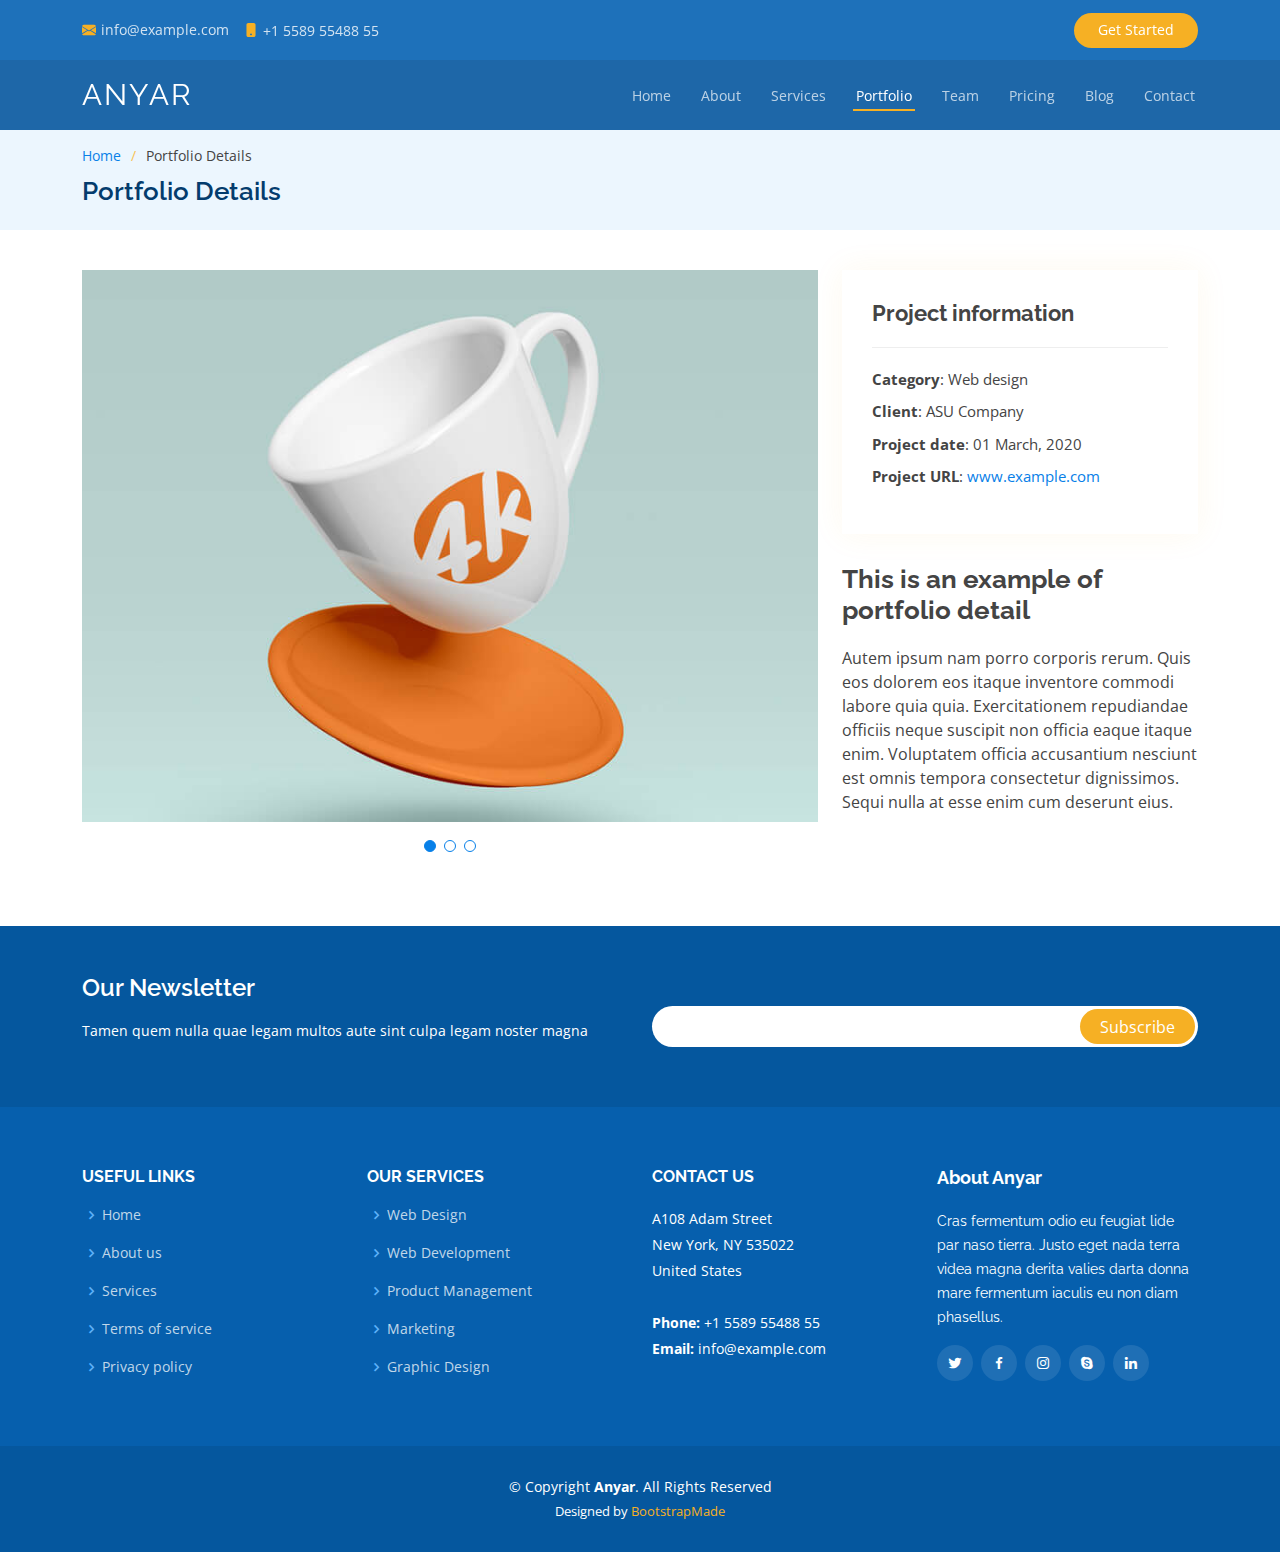
<file: raw files/portfolio-details.html>
<!DOCTYPE html>
<html lang="en">

<head>
  <meta charset="utf-8">
  <meta content="width=device-width, initial-scale=1.0" name="viewport">

  <title>Portfolio Details - Anyar Bootstrap Template</title>
  <meta content="" name="description">
  <meta content="" name="keywords">

  <!-- Favicons -->
  <link href="assets/img/favicon.png" rel="icon">
  <link href="assets/img/apple-touch-icon.png" rel="apple-touch-icon">

  <!-- Google Fonts -->
  <link href="https://fonts.googleapis.com/css?family=Open+Sans:300,300i,400,400i,600,600i,700,700i|Raleway:300,300i,400,400i,500,500i,600,600i,700,700i|Poppins:300,300i,400,400i,500,500i,600,600i,700,700i" rel="stylesheet">

  <!-- Vendor CSS Files -->
  <link href="assets/vendor/animate.css/animate.min.css" rel="stylesheet">
  <link href="assets/vendor/aos/aos.css" rel="stylesheet">
  <link href="assets/vendor/bootstrap/css/bootstrap.min.css" rel="stylesheet">
  <link href="assets/vendor/bootstrap-icons/bootstrap-icons.css" rel="stylesheet">
  <link href="assets/vendor/boxicons/css/boxicons.min.css" rel="stylesheet">
  <link href="assets/vendor/glightbox/css/glightbox.min.css" rel="stylesheet">
  <link href="assets/vendor/remixicon/remixicon.css" rel="stylesheet">
  <link href="assets/vendor/swiper/swiper-bundle.min.css" rel="stylesheet">

  <!-- Template Main CSS File -->
  <link href="assets/css/style.css" rel="stylesheet">

  <!-- =======================================================
  * Template Name: Anyar
  * Template URL: https://bootstrapmade.com/anyar-free-multipurpose-one-page-bootstrap-theme/
  * Updated: Mar 17 2024 with Bootstrap v5.3.3
  * Author: BootstrapMade.com
  * License: https://bootstrapmade.com/license/
  ======================================================== -->
</head>

<body>

  <!-- ======= Top Bar ======= -->
  <div id="topbar" class="fixed-top d-flex align-items-center topbar-inner-pages">
    <div class="container d-flex align-items-center justify-content-center justify-content-md-between">
      <div class="contact-info d-flex align-items-center">
        <i class="bi bi-envelope-fill"></i><a href="mailto:contact@example.com">info@example.com</a>
        <i class="bi bi-phone-fill phone-icon"></i> +1 5589 55488 55
      </div>
      <div class="cta d-none d-md-block">
        <a href="#about" class="scrollto">Get Started</a>
      </div>
    </div>
  </div>

  <!-- ======= Header ======= -->
  <header id="header" class="fixed-top d-flex align-items-center header-inner-pages">
    <div class="container d-flex align-items-center justify-content-between">

      <h1 class="logo"><a href="index.html">Anyar</a></h1>
      <!-- Uncomment below if you prefer to use an image logo -->
      <!-- <a href=index.html" class="logo"><img src="assets/img/logo.png" alt="" class="img-fluid"></a>-->

      <nav id="navbar" class="navbar">
        <ul>
          <li><a class="nav-link scrollto " href="#hero">Home</a></li>
          <li><a class="nav-link scrollto" href="#about">About</a></li>
          <li><a class="nav-link scrollto" href="#services">Services</a></li>
          <li><a class="nav-link scrollto active" href="#portfolio">Portfolio</a></li>
          <li><a class="nav-link scrollto" href="#team">Team</a></li>
          <li><a class="nav-link scrollto" href="#pricing">Pricing</a></li>
          <li><a href="blog.html">Blog</a></li>
          <!-- <li class="dropdown"><a href="#"><span>Drop Down</span> <i class="bi bi-chevron-down"></i></a>
            <ul>
              <li><a href="#">Drop Down 1</a></li>
              <li class="dropdown"><a href="#"><span>Deep Drop Down</span> <i class="bi bi-chevron-right"></i></a>
                <ul>
                  <li><a href="#">Deep Drop Down 1</a></li>
                  <li><a href="#">Deep Drop Down 2</a></li>
                  <li><a href="#">Deep Drop Down 3</a></li>
                  <li><a href="#">Deep Drop Down 4</a></li>
                  <li><a href="#">Deep Drop Down 5</a></li>
                </ul>
              </li>
              <li><a href="#">Drop Down 2</a></li>
              <li><a href="#">Drop Down 3</a></li>
              <li><a href="#">Drop Down 4</a></li>
            </ul>
          </li> -->
          <li><a class="nav-link scrollto" href="#contact">Contact</a></li>
        </ul>
        <i class="bi bi-list mobile-nav-toggle"></i>
      </nav><!-- .navbar -->

    </div>
  </header><!-- End Header -->

  <main id="main">

    <!-- ======= Breadcrumbs ======= -->
    <section id="breadcrumbs" class="breadcrumbs">
      <div class="container">

        <ol>
          <li><a href="index.html">Home</a></li>
          <li>Portfolio Details</li>
        </ol>
        <h2>Portfolio Details</h2>

      </div>
    </section><!-- End Breadcrumbs -->

    <!-- ======= Portfolio Details Section ======= -->
    <section id="portfolio-details" class="portfolio-details">
      <div class="container">

        <div class="row gy-4">

          <div class="col-lg-8">
            <div class="portfolio-details-slider swiper">
              <div class="swiper-wrapper align-items-center">

                <div class="swiper-slide">
                  <img src="assets/img/portfolio/portfolio-1.jpg" alt="">
                </div>

                <div class="swiper-slide">
                  <img src="assets/img/portfolio/portfolio-2.jpg" alt="">
                </div>

                <div class="swiper-slide">
                  <img src="assets/img/portfolio/portfolio-3.jpg" alt="">
                </div>

              </div>
              <div class="swiper-pagination"></div>
            </div>
          </div>

          <div class="col-lg-4">
            <div class="portfolio-info">
              <h3>Project information</h3>
              <ul>
                <li><strong>Category</strong>: Web design</li>
                <li><strong>Client</strong>: ASU Company</li>
                <li><strong>Project date</strong>: 01 March, 2020</li>
                <li><strong>Project URL</strong>: <a href="#">www.example.com</a></li>
              </ul>
            </div>
            <div class="portfolio-description">
              <h2>This is an example of portfolio detail</h2>
              <p>
                Autem ipsum nam porro corporis rerum. Quis eos dolorem eos itaque inventore commodi labore quia quia. Exercitationem repudiandae officiis neque suscipit non officia eaque itaque enim. Voluptatem officia accusantium nesciunt est omnis tempora consectetur dignissimos. Sequi nulla at esse enim cum deserunt eius.
              </p>
            </div>
          </div>

        </div>

      </div>
    </section><!-- End Portfolio Details Section -->

  </main><!-- End #main -->

  <!-- ======= Footer ======= -->
  <footer id="footer">

    <div class="footer-newsletter">
      <div class="container">
        <div class="row">
          <div class="col-lg-6">
            <h4>Our Newsletter</h4>
            <p>Tamen quem nulla quae legam multos aute sint culpa legam noster magna</p>
          </div>
          <div class="col-lg-6">
            <form action="" method="post">
              <input type="email" name="email"><input type="submit" value="Subscribe">
            </form>
          </div>
        </div>
      </div>
    </div>

    <div class="footer-top">
      <div class="container">
        <div class="row">

          <div class="col-lg-3 col-md-6 footer-links">
            <h4>Useful Links</h4>
            <ul>
              <li><i class="bx bx-chevron-right"></i> <a href="#">Home</a></li>
              <li><i class="bx bx-chevron-right"></i> <a href="#">About us</a></li>
              <li><i class="bx bx-chevron-right"></i> <a href="#">Services</a></li>
              <li><i class="bx bx-chevron-right"></i> <a href="#">Terms of service</a></li>
              <li><i class="bx bx-chevron-right"></i> <a href="#">Privacy policy</a></li>
            </ul>
          </div>

          <div class="col-lg-3 col-md-6 footer-links">
            <h4>Our Services</h4>
            <ul>
              <li><i class="bx bx-chevron-right"></i> <a href="#">Web Design</a></li>
              <li><i class="bx bx-chevron-right"></i> <a href="#">Web Development</a></li>
              <li><i class="bx bx-chevron-right"></i> <a href="#">Product Management</a></li>
              <li><i class="bx bx-chevron-right"></i> <a href="#">Marketing</a></li>
              <li><i class="bx bx-chevron-right"></i> <a href="#">Graphic Design</a></li>
            </ul>
          </div>

          <div class="col-lg-3 col-md-6 footer-contact">
            <h4>Contact Us</h4>
            <p>
              A108 Adam Street <br>
              New York, NY 535022<br>
              United States <br><br>
              <strong>Phone:</strong> +1 5589 55488 55<br>
              <strong>Email:</strong> info@example.com<br>
            </p>

          </div>

          <div class="col-lg-3 col-md-6 footer-info">
            <h3>About Anyar</h3>
            <p>Cras fermentum odio eu feugiat lide par naso tierra. Justo eget nada terra videa magna derita valies darta donna mare fermentum iaculis eu non diam phasellus.</p>
            <div class="social-links mt-3">
              <a href="#" class="twitter"><i class="bx bxl-twitter"></i></a>
              <a href="#" class="facebook"><i class="bx bxl-facebook"></i></a>
              <a href="#" class="instagram"><i class="bx bxl-instagram"></i></a>
              <a href="#" class="google-plus"><i class="bx bxl-skype"></i></a>
              <a href="#" class="linkedin"><i class="bx bxl-linkedin"></i></a>
            </div>
          </div>

        </div>
      </div>
    </div>

    <div class="container">
      <div class="copyright">
        &copy; Copyright <strong><span>Anyar</span></strong>. All Rights Reserved
      </div>
      <div class="credits">
        <!-- All the links in the footer should remain intact. -->
        <!-- You can delete the links only if you purchased the pro version. -->
        <!-- Licensing information: https://bootstrapmade.com/license/ -->
        <!-- Purchase the pro version with working PHP/AJAX contact form: https://bootstrapmade.com/anyar-free-multipurpose-one-page-bootstrap-theme/ -->
        Designed by <a href="https://bootstrapmade.com/">BootstrapMade</a>
      </div>
    </div>
  </footer><!-- End Footer -->

  <div id="preloader"></div>
  <a href="#" class="back-to-top d-flex align-items-center justify-content-center"><i class="bi bi-arrow-up-short"></i></a>

  <!-- Vendor JS Files -->
  <script src="assets/vendor/aos/aos.js"></script>
  <script src="assets/vendor/bootstrap/js/bootstrap.bundle.min.js"></script>
  <script src="assets/vendor/glightbox/js/glightbox.min.js"></script>
  <script src="assets/vendor/isotope-layout/isotope.pkgd.min.js"></script>
  <script src="assets/vendor/swiper/swiper-bundle.min.js"></script>
  <script src="assets/vendor/php-email-form/validate.js"></script>

  <!-- Template Main JS File -->
  <script src="assets/js/main.js"></script>

</body>

</html>
</file>
<file: raw files/assets/css/style.css>
/**
* Template Name: Anyar
* Template URL: https://bootstrapmade.com/anyar-free-multipurpose-one-page-bootstrap-theme/
* Updated: Mar 17 2024 with Bootstrap v5.3.3
* Author: BootstrapMade.com
* License: https://bootstrapmade.com/license/
*/

/*--------------------------------------------------------------
# General
--------------------------------------------------------------*/
body {
  font-family: "Open Sans", sans-serif;
  color: #444444;
}

a {
  text-decoration: none;
  color: #0880e8;
}

a:hover {
  color: #2b99f8;
  text-decoration: none;
}

h1,
h2,
h3,
h4,
h5,
h6 {
  font-family: "Raleway", sans-serif;
}

/*--------------------------------------------------------------
# Back to top button
--------------------------------------------------------------*/
.back-to-top {
  position: fixed;
  visibility: hidden;
  opacity: 0;
  right: 15px;
  bottom: 15px;
  z-index: 996;
  background: #0880e8;
  width: 40px;
  height: 40px;
  border-radius: 50px;
  transition: all 0.4s;
}

.back-to-top i {
  font-size: 28px;
  color: #fff;
  line-height: 0;
}

.back-to-top:hover {
  background: #2194f7;
  color: #fff;
}

.back-to-top.active {
  visibility: visible;
  opacity: 1;
}

/*--------------------------------------------------------------
# Preloader
--------------------------------------------------------------*/
#preloader {
  position: fixed;
  top: 0;
  left: 0;
  right: 0;
  bottom: 0;
  z-index: 9999;
  overflow: hidden;
  background: #fff;
}

#preloader:before {
  content: "";
  position: fixed;
  top: calc(50% - 30px);
  left: calc(50% - 30px);
  border: 6px solid #0880e8;
  border-top-color: #bfe0fd;
  border-radius: 50%;
  width: 60px;
  height: 60px;
  animation: animate-preloader 1s linear infinite;
}

@keyframes animate-preloader {
  0% {
    transform: rotate(0deg);
  }

  100% {
    transform: rotate(360deg);
  }
}

/*--------------------------------------------------------------
# Disable aos animation delay on mobile devices
--------------------------------------------------------------*/
@media screen and (max-width: 768px) {
  [data-aos-delay] {
    transition-delay: 0 !important;
  }
}

/*--------------------------------------------------------------
# Top Bar
--------------------------------------------------------------*/
#topbar {
  height: 60px;
  padding: 0;
  font-size: 14px;
  transition: all 0.5s;
  overflow: hidden;
  color: rgba(255, 255, 255, 0.8);
  z-index: 996;
}

#topbar.topbar-scrolled {
  top: -60px;
}

#topbar .contact-info a {
  line-height: 0;
  color: rgba(255, 255, 255, 0.8);
  transition: 0.3s;
}

#topbar .contact-info a:hover {
  text-decoration: underline;
}

#topbar .contact-info i {
  color: #f6b024;
  line-height: 0;
  margin-right: 5px;
}

#topbar .contact-info .phone-icon {
  margin-left: 15px;
}

#topbar .cta {
  background: transparent;
}

#topbar .cta a {
  color: #fff;
  background: #f6b024;
  padding: 6px 24px 8px 24px;
  display: inline-block;
  transition: 0.3s;
  border-radius: 50px;
}

#topbar .cta a:hover {
  background: #f1a40a;
}

/*--------------------------------------------------------------
# Header
--------------------------------------------------------------*/
#header {
  background: rgba(0, 0, 0, 0.1);
  transition: all 0.5s;
  z-index: 997;
  height: 70px;
  top: 60px;
}

#header.header-scrolled {
  background: rgba(5, 87, 158, 0.9);
  top: 0;
}

#header .logo {
  font-size: 30px;
  margin: 0;
  padding: 0;
  line-height: 1;
  font-weight: 400;
  letter-spacing: 2px;
  text-transform: uppercase;
}

#header .logo a {
  color: #fff;
}

#header .logo img {
  max-height: 40px;
}

.header-inner-pages {
  background: rgba(5, 87, 158, 0.9) !important;
}

.topbar-inner-pages {
  background: rgba(6, 98, 178, 0.9) !important;
}

/*--------------------------------------------------------------
# Navigation Menu
--------------------------------------------------------------*/
/**
* Desktop Navigation 
*/
.navbar {
  padding: 0;
}

.navbar ul {
  margin: 0;
  padding: 0;
  display: flex;
  list-style: none;
  align-items: center;
}

.navbar li {
  position: relative;
}

.navbar>ul>li {
  position: relative;
  white-space: nowrap;
  padding: 10px 0 10px 24px;
}

.navbar a,
.navbar a:focus {
  display: flex;
  align-items: center;
  justify-content: space-between;
  padding: 0 3px;
  font-size: 14px;
  color: rgba(255, 255, 255, 0.7);
  white-space: nowrap;
  transition: 0.3s;
  position: relative;
}

.navbar a i,
.navbar a:focus i {
  font-size: 12px;
  line-height: 0;
  margin-left: 5px;
}

.navbar>ul>li>a:before {
  content: "";
  position: absolute;
  width: 100%;
  height: 2px;
  bottom: -5px;
  left: 0;
  background-color: #f6b024;
  visibility: hidden;
  width: 0px;
  transition: all 0.3s ease-in-out 0s;
}

.navbar a:hover:before,
.navbar li:hover>a:before,
.navbar .active:before {
  visibility: visible;
  width: 100%;
}

.navbar a:hover,
.navbar .active,
.navbar .active:focus,
.navbar li:hover>a {
  color: #fff;
}

.navbar .dropdown ul {
  display: block;
  position: absolute;
  left: 14px;
  top: calc(100% + 30px);
  margin: 0;
  padding: 10px 0;
  z-index: 99;
  opacity: 0;
  visibility: hidden;
  background: #fff;
  box-shadow: 0px 0px 30px rgba(127, 137, 161, 0.25);
  transition: 0.3s;
  border-radius: 8px;
}

.navbar .dropdown ul li {
  min-width: 200px;
}

.navbar .dropdown ul a {
  padding: 10px 20px;
  font-size: 14px;
  font-weight: 500;
  text-transform: none;
  color: #032e54;
}

.navbar .dropdown ul a i {
  font-size: 12px;
}

.navbar .dropdown ul a:hover,
.navbar .dropdown ul .active:hover,
.navbar .dropdown ul li:hover>a {
  color: #0880e8;
}

.navbar .dropdown:hover>ul {
  opacity: 1;
  top: 100%;
  visibility: visible;
}

.navbar .dropdown .dropdown ul {
  top: 0;
  left: calc(100% - 30px);
  visibility: hidden;
}

.navbar .dropdown .dropdown:hover>ul {
  opacity: 1;
  top: 0;
  left: 100%;
  visibility: visible;
}

@media (max-width: 1366px) {
  .navbar .dropdown .dropdown ul {
    left: -90%;
  }

  .navbar .dropdown .dropdown:hover>ul {
    left: -100%;
  }
}

/**
* Mobile Navigation 
*/
.mobile-nav-toggle {
  color: #fff;
  font-size: 28px;
  cursor: pointer;
  display: none;
  line-height: 0;
  transition: 0.5s;
}

.mobile-nav-toggle.bi-x {
  color: #f6b024;
}

@media (max-width: 991px) {
  .mobile-nav-toggle {
    display: block;
  }

  .navbar ul {
    display: none;
  }
}

.navbar-mobile {
  position: fixed;
  overflow: hidden;
  top: 0;
  right: 0;
  left: 0;
  bottom: 0;
  background: rgba(5, 74, 133, 0.9);
  transition: 0.3s;
  z-index: 999;
}

.navbar-mobile .mobile-nav-toggle {
  position: absolute;
  top: 15px;
  right: 15px;
}

.navbar-mobile ul {
  display: block;
  position: absolute;
  top: 55px;
  right: 15px;
  bottom: 15px;
  left: 15px;
  padding: 10px 0;
  border-radius: 10px;
  background-color: #fff;
  overflow-y: auto;
  transition: 0.3s;
}

.navbar-mobile>ul>li {
  padding: 0;
}

.navbar-mobile a,
.navbar-mobile a:focus {
  padding: 10px 20px;
  font-size: 15px;
  color: #0665b7;
}

.navbar-mobile a:hover:before,
.navbar-mobile li:hover>a:before,
.navbar-mobile .active:before {
  visibility: hidden;
}

.navbar-mobile a:hover,
.navbar-mobile .active,
.navbar-mobile li:hover>a {
  color: #f6b024;
}

.navbar-mobile .getstarted,
.navbar-mobile .getstarted:focus {
  margin: 15px;
}

.navbar-mobile .dropdown ul {
  position: static;
  display: none;
  margin: 10px 20px;
  padding: 10px 0;
  z-index: 99;
  opacity: 1;
  visibility: visible;
  background: #fff;
  box-shadow: 0px 0px 30px rgba(127, 137, 161, 0.25);
}

.navbar-mobile .dropdown ul li {
  min-width: 200px;
}

.navbar-mobile .dropdown ul a {
  padding: 10px 20px;
}

.navbar-mobile .dropdown ul a i {
  font-size: 12px;
}

.navbar-mobile .dropdown ul a:hover,
.navbar-mobile .dropdown ul .active:hover,
.navbar-mobile .dropdown ul li:hover>a {
  color: #f6b024;
}

.navbar-mobile .dropdown>.dropdown-active {
  display: block;
}

/*--------------------------------------------------------------
# Hero Section
--------------------------------------------------------------*/
#hero {
  width: 100%;
  height: 80vh;
  overflow: hidden;
  position: relative;
  background: url("../img/hero-bg.jpg") top center;
  background-size: cover;
  position: relative;
  margin-bottom: -90px;
  z-index: 99;
  transition: 0.3s;
}

#hero:before {
  content: "";
  background: rgba(6, 101, 183, 0.9);
  position: absolute;
  bottom: 0;
  top: 0;
  left: 0;
  right: 0;
}

#hero .carousel-container {
  display: flex;
  justify-content: center;
  align-items: center;
  flex-direction: column;
  text-align: center;
  bottom: 0;
  top: 0;
  left: 0;
  right: 0;
}

#hero h2 {
  color: #fff;
  margin-bottom: 30px;
  font-size: 48px;
  font-weight: 700;
}

#hero p {
  width: 80%;
  animation-delay: 0.4s;
  margin: 0 auto 30px auto;
  color: #fff;
}

#hero .carousel-control-prev,
#hero .carousel-control-next {
  width: 10%;
}

#hero .carousel-control-next-icon,
#hero .carousel-control-prev-icon {
  background: none;
  font-size: 48px;
  line-height: 1;
  width: auto;
  height: auto;
}

#hero .btn-get-started {
  font-family: "Raleway", sans-serif;
  font-weight: 500;
  font-size: 14px;
  letter-spacing: 1px;
  display: inline-block;
  padding: 12px 32px;
  border-radius: 50px;
  transition: 0.5s;
  line-height: 1;
  margin: 10px;
  color: #fff;
  animation-delay: 0.8s;
  border: 2px solid #f6b024;
}

#hero .btn-get-started:hover {
  background: #f6b024;
  color: #fff;
  text-decoration: none;
}

@media (min-width: 1024px) {
  #hero p {
    width: 60%;
  }

  #hero .carousel-control-prev,
  #hero .carousel-control-next {
    width: 5%;
  }
}

@media (max-width: 768px),
(max-height: 700px) {
  #hero {
    height: 120vh;
    padding: 100px 0;
  }

  #hero h2 {
    font-size: 28px;
  }
}

/*--------------------------------------------------------------
# Sections General
--------------------------------------------------------------*/
section {
  padding: 60px 0;
  overflow: hidden;
}

.section-bg {
  background-color: #f1f8ff;
}

.section-title {
  text-align: center;
  padding-bottom: 30px;
}

.section-title h2 {
  font-size: 32px;
  font-weight: bold;
  text-transform: uppercase;
  margin-bottom: 20px;
  padding-bottom: 0;
  color: #054a85;
}

.section-title p {
  margin-bottom: 0;
  font-style: italic;
}

/*--------------------------------------------------------------
# Icon Boxes
--------------------------------------------------------------*/
.icon-boxes {
  padding-top: 0;
  position: relative;
  z-index: 100;
}

.icon-boxes .icon-box {
  padding: 40px 30px;
  position: relative;
  overflow: hidden;
  background: #fff;
  box-shadow: 5px 10px 29px 0 rgba(68, 88, 144, 0.2);
  transition: all 0.3s ease-in-out;
  border-radius: 10px;
}

.icon-boxes .icon {
  margin: 0 auto 20px auto;
  display: inline-block;
  text-align: center;
}

.icon-boxes .icon i {
  font-size: 36px;
  line-height: 1;
  color: #f6b024;
}

.icon-boxes .title {
  font-weight: 700;
  margin-bottom: 15px;
  font-size: 18px;
}

.icon-boxes .title a {
  color: #05579e;
}

.icon-boxes .description {
  font-size: 15px;
  line-height: 28px;
  margin-bottom: 0;
  color: #777777;
}

/*--------------------------------------------------------------
# About Us
--------------------------------------------------------------*/
.about {
  padding: 140px 0;
  background: url("../img/about-bg.png") top center no-repeat;
  position: relative;
}

.about:before {
  content: "";
  background: rgba(255, 255, 255, 0.75);
  position: absolute;
  bottom: 0;
  top: 0;
  left: 0;
  right: 0;
}

.about .container {
  position: relative;
}

.about .content h3 {
  font-weight: 600;
  font-size: 26px;
}

.about .content ul {
  list-style: none;
  padding: 0;
}

.about .content ul li {
  padding-left: 28px;
  position: relative;
}

.about .content ul li+li {
  margin-top: 10px;
}

.about .content ul i {
  position: absolute;
  left: 0;
  top: 2px;
  font-size: 20px;
  color: #0880e8;
  line-height: 1;
}

.about .content p:last-child {
  margin-bottom: 0;
}

.about .content .btn-learn-more {
  font-family: "Raleway", sans-serif;
  font-weight: 600;
  font-size: 14px;
  letter-spacing: 1px;
  display: inline-block;
  padding: 12px 32px;
  border-radius: 5px;
  transition: 0.3s;
  line-height: 1;
  color: #0880e8;
  animation-delay: 0.8s;
  margin-top: 6px;
  border: 2px solid #0880e8;
}

.about .content .btn-learn-more:hover {
  background: #0880e8;
  color: #fff;
  text-decoration: none;
}

@media (max-width: 992px) {
  .about {
    padding: 60px 0;
  }
}

/*--------------------------------------------------------------
# Clients
--------------------------------------------------------------*/
.clients .swiper-slide img {
  opacity: 0.5;
  transition: 0.3s;
}

.clients .swiper-slide:hover img {
  opacity: 1;
}

.clients .swiper-pagination {
  margin-top: 20px;
  position: relative;
}

.clients .swiper-pagination .swiper-pagination-bullet {
  width: 12px;
  height: 12px;
  background-color: #fff;
  opacity: 1;
  border: 1px solid #0880e8;
}

.clients .swiper-pagination .swiper-pagination-bullet-active {
  background-color: #0880e8;
}

.clients .owl-item {
  display: flex;
  justify-content: center;
  align-items: center;
  padding: 0 20px;
}

.clients .owl-item img {
  width: 60%;
  opacity: 0.5;
  transition: 0.3s;
}

.clients .owl-item img:hover {
  opacity: 1;
}

.clients .owl-nav,
.clients .owl-dots {
  margin-top: 5px;
  text-align: center;
}

.clients .owl-dot {
  display: inline-block;
  margin: 0 5px;
  width: 12px;
  height: 12px;
  border-radius: 50%;
  background-color: #ddd !important;
}

.clients .owl-dot.active {
  background-color: #0880e8 !important;
}

/*--------------------------------------------------------------
# Why Us
--------------------------------------------------------------*/
.why-us {
  background: #f1f8ff;
  padding: 0;
}

.why-us .content {
  padding: 60px 100px 0 100px;
}

.why-us .content h3 {
  font-weight: 400;
  font-size: 34px;
}

.why-us .content h4 {
  font-size: 20px;
  font-weight: 700;
  margin-top: 5px;
}

.why-us .content p {
  font-size: 15px;
  color: #848484;
}

.why-us .video-box {
  background-size: cover;
  background-repeat: no-repeat;
  background-position: center center;
  min-height: 400px;
  position: relative;
}

.why-us .accordion-list {
  padding: 0 100px 60px 100px;
}

.why-us .accordion-list ul {
  padding: 0;
  list-style: none;
}

.why-us .accordion-list li+li {
  margin-top: 15px;
}

.why-us .accordion-list li {
  padding: 20px;
  background: #fff;
  border-radius: 4px;
}

.why-us .accordion-list a {
  display: block;
  position: relative;
  font-family: "Poppins", sans-serif;
  font-size: 16px;
  line-height: 24px;
  font-weight: 500;
  padding-right: 30px;
  outline: none;
  cursor: pointer;
}

.why-us .accordion-list span {
  color: #0880e8;
  font-weight: 600;
  font-size: 18px;
  padding-right: 10px;
}

.why-us .accordion-list i {
  font-size: 24px;
  position: absolute;
  right: 0;
  top: 0;
}

.why-us .accordion-list p {
  margin-bottom: 0;
  padding: 10px 0 0 0;
}

.why-us .accordion-list .icon-show {
  display: none;
}

.why-us .accordion-list a.collapsed {
  color: #343a40;
}

.why-us .accordion-list a.collapsed:hover {
  color: #0880e8;
}

.why-us .accordion-list a.collapsed .icon-show {
  display: inline-block;
}

.why-us .accordion-list a.collapsed .icon-close {
  display: none;
}

.why-us .play-btn {
  width: 94px;
  height: 94px;
  background: radial-gradient(#0880e8 50%, rgba(8, 128, 232, 0.4) 52%);
  border-radius: 50%;
  display: block;
  position: absolute;
  left: calc(50% - 47px);
  top: calc(50% - 47px);
  overflow: hidden;
}

.why-us .play-btn::after {
  content: "";
  position: absolute;
  left: 50%;
  top: 50%;
  transform: translateX(-40%) translateY(-50%);
  width: 0;
  height: 0;
  border-top: 10px solid transparent;
  border-bottom: 10px solid transparent;
  border-left: 15px solid #fff;
  z-index: 100;
  transition: all 400ms cubic-bezier(0.55, 0.055, 0.675, 0.19);
}

.why-us .play-btn::before {
  content: "";
  position: absolute;
  width: 120px;
  height: 120px;
  animation-delay: 0s;
  animation: pulsate-btn 2s;
  animation-direction: forwards;
  animation-iteration-count: infinite;
  animation-timing-function: steps;
  opacity: 1;
  border-radius: 50%;
  border: 5px solid rgba(8, 128, 232, 0.7);
  top: -15%;
  left: -15%;
  background: rgba(198, 16, 0, 0);
}

.why-us .play-btn:hover::after {
  border-left: 15px solid #0880e8;
  transform: scale(20);
}

.why-us .play-btn:hover::before {
  content: "";
  position: absolute;
  left: 50%;
  top: 50%;
  transform: translateX(-40%) translateY(-50%);
  width: 0;
  height: 0;
  border: none;
  border-top: 10px solid transparent;
  border-bottom: 10px solid transparent;
  border-left: 15px solid #fff;
  z-index: 200;
  animation: none;
  border-radius: 0;
}

@media (max-width: 1024px) {

  .why-us .content,
  .why-us .accordion-list {
    padding-left: 0;
    padding-right: 0;
  }
}

@media (max-width: 992px) {
  .why-us .content {
    padding-top: 30px;
  }

  .why-us .accordion-list {
    padding-bottom: 30px;
  }
}

@keyframes pulsate-btn {
  0% {
    transform: scale(0.6, 0.6);
    opacity: 1;
  }

  100% {
    transform: scale(1, 1);
    opacity: 0;
  }
}

/*--------------------------------------------------------------
# Services
--------------------------------------------------------------*/
.services .icon-box {
  margin-bottom: 20px;
  padding: 50px 40px;
  border-radius: 6px;
  background: #fff;
  box-shadow: 0px 2px 15px rgba(0, 0, 0, 0.1);
}

.services .icon-box i {
  float: left;
  color: #f6b024;
  font-size: 40px;
  line-height: 0;
}

.services .icon-box h4 {
  margin-left: 70px;
  font-weight: 700;
  margin-bottom: 15px;
  font-size: 18px;
}

.services .icon-box h4 a {
  color: #05579e;
  transition: 0.3s;
}

.services .icon-box h4 a:hover {
  color: #0880e8;
}

.services .icon-box p {
  margin-left: 70px;
  line-height: 24px;
  font-size: 14px;
  margin-bottom: 0;
}

/*--------------------------------------------------------------
# Cta
--------------------------------------------------------------*/
.cta {
  background: linear-gradient(rgba(5, 74, 133, 0.8), rgba(5, 74, 133, 0.9)), url("../img/cta-bg.jpg") fixed center center;
  background-size: cover;
  padding: 120px 0;
}

.cta h3 {
  color: #fff;
  font-size: 28px;
  font-weight: 700;
}

.cta p {
  color: #fff;
}

.cta .cta-btn {
  font-family: "Raleway", sans-serif;
  text-transform: uppercase;
  font-weight: 500;
  font-size: 15px;
  letter-spacing: 0.5px;
  display: inline-block;
  padding: 8px 26px;
  border-radius: 2px;
  transition: 0.5s;
  margin: 10px;
  border-radius: 50px;
  border: 2px solid #f6b024;
  color: #fff;
}

.cta .cta-btn:hover {
  background: #f6b024;
}

@media (max-width: 1024px) {
  .cta {
    background-attachment: scroll;
  }
}

@media (min-width: 769px) {
  .cta .cta-btn-container {
    display: flex;
    align-items: center;
    justify-content: flex-end;
  }
}

/*--------------------------------------------------------------
# Portfoio
--------------------------------------------------------------*/
.portfoio #portfolio-flters {
  padding: 0;
  margin: 0 auto 25px auto;
  list-style: none;
  text-align: center;
  border-radius: 50px;
}

.portfoio #portfolio-flters li {
  cursor: pointer;
  display: inline-block;
  padding: 8px 18px 10px 18px;
  font-size: 14px;
  font-weight: 500;
  line-height: 1;
  color: #444444;
  margin: 0 3px 10px 3px;
  transition: all ease-in-out 0.3s;
  border-radius: 50px;
}

.portfoio #portfolio-flters li:hover,
.portfoio #portfolio-flters li.filter-active {
  color: #fff;
  background: #0880e8;
}

.portfoio #portfolio-flters li:last-child {
  margin-right: 0;
}

.portfoio .portfolio-item {
  margin-bottom: 30px;
  overflow: hidden;
}

.portfoio .portfolio-item img {
  position: relative;
  top: 0;
  transition: all 0.6s cubic-bezier(0.645, 0.045, 0.355, 1);
}

.portfoio .portfolio-item .portfolio-info {
  opacity: 0;
  position: absolute;
  left: 15px;
  right: 15px;
  bottom: -50px;
  z-index: 3;
  transition: all ease-in-out 0.3s;
  background: #0880e8;
  padding: 15px 20px;
}

.portfoio .portfolio-item .portfolio-info h4 {
  font-size: 18px;
  color: #fff;
  font-weight: 600;
}

.portfoio .portfolio-item .portfolio-info p {
  color: #fff;
  font-size: 14px;
  margin-bottom: 0;
}

.portfoio .portfolio-item .portfolio-info .preview-link,
.portfoio .portfolio-item .portfolio-info .details-link {
  position: absolute;
  right: 50px;
  font-size: 24px;
  top: calc(50% - 18px);
  color: white;
  transition: ease-in-out 0.3s;
}

.portfoio .portfolio-item .portfolio-info .preview-link:hover,
.portfoio .portfolio-item .portfolio-info .details-link:hover {
  color: #8ec8fb;
}

.portfoio .portfolio-item .portfolio-info .details-link {
  right: 15px;
}

.portfoio .portfolio-item:hover img {
  top: -30px;
}

.portfoio .portfolio-item:hover .portfolio-info {
  opacity: 1;
  bottom: 0;
}

/*--------------------------------------------------------------
# Portfolio Details
--------------------------------------------------------------*/
.portfolio-details {
  padding-top: 40px;
}

.portfolio-details .portfolio-details-slider img {
  width: 100%;
}

.portfolio-details .portfolio-details-slider .swiper-pagination {
  margin-top: 20px;
  position: relative;
}

.portfolio-details .portfolio-details-slider .swiper-pagination .swiper-pagination-bullet {
  width: 12px;
  height: 12px;
  background-color: #fff;
  opacity: 1;
  border: 1px solid #0880e8;
}

.portfolio-details .portfolio-details-slider .swiper-pagination .swiper-pagination-bullet-active {
  background-color: #0880e8;
}

.portfolio-details .portfolio-info {
  padding: 30px;
  box-shadow: 0px 0 30px rgba(246, 176, 36, 0.08);
}

.portfolio-details .portfolio-info h3 {
  font-size: 22px;
  font-weight: 700;
  margin-bottom: 20px;
  padding-bottom: 20px;
  border-bottom: 1px solid #eee;
}

.portfolio-details .portfolio-info ul {
  list-style: none;
  padding: 0;
  font-size: 15px;
}

.portfolio-details .portfolio-info ul li+li {
  margin-top: 10px;
}

.portfolio-details .portfolio-description {
  padding-top: 30px;
}

.portfolio-details .portfolio-description h2 {
  font-size: 26px;
  font-weight: 700;
  margin-bottom: 20px;
}

.portfolio-details .portfolio-description p {
  padding: 0;
}

/*--------------------------------------------------------------
# Team
--------------------------------------------------------------*/
.team .member {
  position: relative;
  box-shadow: 0px 2px 15px rgba(0, 0, 0, 0.1);
  padding: 30px;
  border-radius: 10px;
  background: #fff;
}

.team .member .pic {
  overflow: hidden;
  width: 180px;
  border-radius: 50%;
}

.team .member .pic img {
  transition: ease-in-out 0.3s;
}

.team .member:hover img {
  transform: scale(1.1);
}

.team .member .member-info {
  padding-left: 30px;
}

.team .member h4 {
  font-weight: 700;
  margin-bottom: 5px;
  font-size: 20px;
  color: #05579e;
}

.team .member span {
  display: block;
  font-size: 15px;
  padding-bottom: 10px;
  position: relative;
  font-weight: 500;
}

.team .member span::after {
  content: "";
  position: absolute;
  display: block;
  width: 50px;
  height: 1px;
  background: #bfe0fd;
  bottom: 0;
  left: 0;
}

.team .member p {
  margin: 10px 0 0 0;
  font-size: 14px;
}

.team .member .social {
  margin-top: 12px;
  display: flex;
  align-items: center;
  justify-content: flex-start;
}

.team .member .social a {
  transition: ease-in-out 0.3s;
  display: flex;
  align-items: center;
  justify-content: center;
  border-radius: 50px;
  width: 32px;
  height: 32px;
  background: #ecf6fe;
  color: #0665b7;
}

.team .member .social a i {
  font-size: 16px;
  margin: 0 2px;
}

.team .member .social a:hover {
  background: #0880e8;
  color: #fff;
}

.team .member .social a+a {
  margin-left: 8px;
}

/*--------------------------------------------------------------
# Pricing
--------------------------------------------------------------*/
.pricing .box {
  padding: 20px;
  background: #fff;
  text-align: center;
  box-shadow: 0px 0px 4px rgba(0, 0, 0, 0.12);
  border-radius: 5px;
  position: relative;
  overflow: hidden;
}

.pricing h3 {
  font-weight: 400;
  margin: -20px -20px 20px -20px;
  padding: 20px 15px;
  font-size: 18px;
  font-weight: 700;
  color: #05579e;
  background: #f8f8f8;
}

.pricing h4 {
  font-size: 36px;
  color: #0880e8;
  font-weight: 600;
  font-family: "Poppins", sans-serif;
  margin-bottom: 20px;
}

.pricing h4 sup {
  font-size: 20px;
  top: -15px;
  left: -3px;
}

.pricing h4 span {
  color: #bababa;
  font-size: 16px;
  font-weight: 300;
}

.pricing ul {
  padding: 0;
  list-style: none;
  color: #444444;
  text-align: center;
  line-height: 20px;
  font-size: 14px;
}

.pricing ul li {
  padding-bottom: 16px;
}

.pricing ul i {
  color: #0880e8;
  font-size: 18px;
  padding-right: 4px;
}

.pricing ul .na {
  color: #ccc;
  text-decoration: line-through;
}

.pricing .btn-wrap {
  margin: 20px -20px -20px -20px;
  padding: 20px 15px;
  background: #f8f8f8;
  text-align: center;
}

.pricing .btn-buy {
  background: #0880e8;
  display: inline-block;
  padding: 8px 35px 10px 35px;
  border-radius: 50px;
  color: #fff;
  transition: none;
  font-size: 14px;
  font-weight: 400;
  font-family: "Raleway", sans-serif;
  font-weight: 600;
  transition: 0.3s;
}

.pricing .btn-buy:hover {
  background: #2b99f8;
}

.pricing .featured h3 {
  color: #fff;
  background: #0880e8;
}

.pricing .advanced {
  width: 200px;
  position: absolute;
  top: 18px;
  right: -68px;
  transform: rotate(45deg);
  z-index: 1;
  font-size: 14px;
  padding: 1px 0 3px 0;
  background: #0880e8;
  color: #fff;
}

/*--------------------------------------------------------------
# Frequently Asked Questions
--------------------------------------------------------------*/
.faq .faq-list {
  padding: 0 100px;
}

.faq .faq-list ul {
  padding: 0;
  list-style: none;
}

.faq .faq-list li+li {
  margin-top: 15px;
}

.faq .faq-list li {
  padding: 20px;
  background: #fff;
  border-radius: 4px;
  position: relative;
}

.faq .faq-list a {
  display: block;
  position: relative;
  font-family: "Poppins", sans-serif;
  font-size: 16px;
  line-height: 24px;
  font-weight: 500;
  padding: 0 30px;
  outline: none;
  cursor: pointer;
}

.faq .faq-list .icon-help {
  font-size: 24px;
  position: absolute;
  right: 0;
  left: 20px;
  color: #75bdfa;
}

.faq .faq-list .icon-show,
.faq .faq-list .icon-close {
  font-size: 24px;
  position: absolute;
  right: 0;
  top: 0;
}

.faq .faq-list p {
  margin-bottom: 0;
  padding: 10px 0 0 0;
}

.faq .faq-list .icon-show {
  display: none;
}

.faq .faq-list a.collapsed {
  color: #343a40;
}

.faq .faq-list a.collapsed:hover {
  color: #0880e8;
}

.faq .faq-list a.collapsed .icon-show {
  display: inline-block;
}

.faq .faq-list a.collapsed .icon-close {
  display: none;
}

@media (max-width: 1200px) {
  .faq .faq-list {
    padding: 0;
  }
}

/*--------------------------------------------------------------
# Contact
--------------------------------------------------------------*/
.contact {
  background: url("../img/contact-bg.png") left center no-repeat;
  position: relative;
}

.contact:before {
  content: "";
  background: rgba(255, 255, 255, 0.7);
  position: absolute;
  bottom: 0;
  top: 0;
  left: 0;
  right: 0;
}

.contact .container {
  position: relative;
}

.contact .info {
  width: 100%;
}

.contact .info i {
  font-size: 20px;
  background: #0880e8;
  color: #fff;
  float: left;
  width: 44px;
  height: 44px;
  display: flex;
  justify-content: center;
  align-items: center;
  border-radius: 50px;
  transition: all 0.3s ease-in-out;
}

.contact .info h4 {
  padding: 0 0 0 60px;
  font-size: 20px;
  font-weight: 700;
  margin-bottom: 5px;
  color: #043c6d;
}

.contact .info p {
  padding: 0 0 0 60px;
  margin-bottom: 0;
  font-size: 14px;
  color: #444444;
}

.contact .info .email,
.contact .info .phone {
  margin-top: 40px;
}

.contact .php-email-form {
  width: 100%;
  background: #fff;
}

.contact .php-email-form .form-group {
  padding-bottom: 8px;
}

.contact .php-email-form .error-message {
  display: none;
  color: #fff;
  background: #ed3c0d;
  text-align: left;
  padding: 15px;
  font-weight: 600;
}

.contact .php-email-form .error-message br+br {
  margin-top: 25px;
}

.contact .php-email-form .sent-message {
  display: none;
  color: #fff;
  background: #18d26e;
  text-align: center;
  padding: 15px;
  font-weight: 600;
}

.contact .php-email-form .loading {
  display: none;
  background: #fff;
  text-align: center;
  padding: 15px;
}

.contact .php-email-form .loading:before {
  content: "";
  display: inline-block;
  border-radius: 50%;
  width: 24px;
  height: 24px;
  margin: 0 10px -6px 0;
  border: 3px solid #18d26e;
  border-top-color: #eee;
  animation: animate-loading 1s linear infinite;
}

.contact .php-email-form input,
.contact .php-email-form textarea {
  border-radius: 4px;
  box-shadow: none;
  font-size: 14px;
}

.contact .php-email-form input {
  height: 44px;
}

.contact .php-email-form textarea {
  padding: 10px 12px;
}

.contact .php-email-form button[type=submit] {
  border: 0;
  padding: 10px 32px;
  color: #0880e8;
  transition: 0.4s;
  border-radius: 50px;
  border: 2px solid #0880e8;
  background: #fff;
}

.contact .php-email-form button[type=submit]:hover {
  background: #0880e8;
  color: #fff;
}

@keyframes animate-loading {
  0% {
    transform: rotate(0deg);
  }

  100% {
    transform: rotate(360deg);
  }
}

/*--------------------------------------------------------------
# Breadcrumbs
--------------------------------------------------------------*/
.breadcrumbs {
  padding: 15px 0;
  background: #ecf6fe;
  margin-top: 130px;
}

.breadcrumbs h2 {
  font-size: 26px;
  font-weight: 600;
  color: #043c6d;
}

.breadcrumbs ol {
  display: flex;
  flex-wrap: wrap;
  list-style: none;
  padding: 0 0 10px 0;
  margin: 0;
  font-size: 14px;
}

.breadcrumbs ol li+li {
  padding-left: 10px;
}

.breadcrumbs ol li+li::before {
  display: inline-block;
  padding-right: 10px;
  color: #f8c255;
  content: "/";
}

/*--------------------------------------------------------------
# Blog
--------------------------------------------------------------*/
.blog {
  padding: 40px 0 20px 0;
}

.blog .entry {
  padding: 30px;
  margin-bottom: 60px;
  box-shadow: 0 4px 16px rgba(0, 0, 0, 0.1);
}

.blog .entry .entry-img {
  max-height: 440px;
  margin: -30px -30px 20px -30px;
  overflow: hidden;
}

.blog .entry .entry-title {
  font-size: 28px;
  font-weight: bold;
  padding: 0;
  margin: 0 0 20px 0;
}

.blog .entry .entry-title a {
  color: #054a85;
  transition: 0.3s;
}

.blog .entry .entry-title a:hover {
  color: #f6b024;
}

.blog .entry .entry-meta {
  margin-bottom: 15px;
  color: #2b99f8;
}

.blog .entry .entry-meta ul {
  display: flex;
  flex-wrap: wrap;
  list-style: none;
  align-items: center;
  padding: 0;
  margin: 0;
}

.blog .entry .entry-meta ul li+li {
  padding-left: 20px;
}

.blog .entry .entry-meta i {
  font-size: 16px;
  margin-right: 8px;
  line-height: 0;
}

.blog .entry .entry-meta a {
  color: #777777;
  font-size: 14px;
  display: inline-block;
  line-height: 1;
}

.blog .entry .entry-content p {
  line-height: 24px;
}

.blog .entry .entry-content .read-more {
  -moz-text-align-last: right;
  text-align-last: right;
}

.blog .entry .entry-content .read-more a {
  display: inline-block;
  background: #f6b024;
  color: #fff;
  padding: 6px 20px;
  transition: 0.3s;
  font-size: 14px;
  border-radius: 4px;
}

.blog .entry .entry-content .read-more a:hover {
  background: #f7b93c;
}

.blog .entry .entry-content h3 {
  font-size: 22px;
  margin-top: 30px;
  font-weight: bold;
}

.blog .entry .entry-content blockquote {
  overflow: hidden;
  background-color: #fafafa;
  padding: 60px;
  position: relative;
  text-align: center;
  margin: 20px 0;
}

.blog .entry .entry-content blockquote p {
  color: #444444;
  line-height: 1.6;
  margin-bottom: 0;
  font-style: italic;
  font-weight: 500;
  font-size: 22px;
}

.blog .entry .entry-content blockquote::after {
  content: "";
  position: absolute;
  left: 0;
  top: 0;
  bottom: 0;
  width: 3px;
  background-color: #0880e8;
  margin-top: 20px;
  margin-bottom: 20px;
}

.blog .entry .entry-footer {
  padding-top: 10px;
  border-top: 1px solid #e6e6e6;
}

.blog .entry .entry-footer i {
  color: #8ec8fb;
  display: inline;
}

.blog .entry .entry-footer a {
  color: #138df7;
  transition: 0.3s;
}

.blog .entry .entry-footer a:hover {
  color: #f6b024;
}

.blog .entry .entry-footer .cats {
  list-style: none;
  display: inline;
  padding: 0 20px 0 0;
  font-size: 14px;
}

.blog .entry .entry-footer .cats li {
  display: inline-block;
}

.blog .entry .entry-footer .tags {
  list-style: none;
  display: inline;
  padding: 0;
  font-size: 14px;
}

.blog .entry .entry-footer .tags li {
  display: inline-block;
}

.blog .entry .entry-footer .tags li+li::before {
  padding-right: 6px;
  color: #6c757d;
  content: ",";
}

.blog .entry .entry-footer .share {
  font-size: 16px;
}

.blog .entry .entry-footer .share i {
  padding-left: 5px;
}

.blog .entry-single {
  margin-bottom: 30px;
}

.blog .blog-author {
  padding: 20px;
  margin-bottom: 30px;
  box-shadow: 0 4px 16px rgba(0, 0, 0, 0.1);
}

.blog .blog-author img {
  width: 120px;
  margin-right: 20px;
}

.blog .blog-author h4 {
  font-weight: 600;
  font-size: 22px;
  margin-bottom: 0px;
  padding: 0;
  color: #0880e8;
}

.blog .blog-author .social-links {
  margin: 0 10px 10px 0;
}

.blog .blog-author .social-links a {
  color: rgba(8, 128, 232, 0.5);
  margin-right: 5px;
}

.blog .blog-author p {
  font-style: italic;
  color: #b7b7b7;
}

.blog .blog-comments {
  margin-bottom: 30px;
}

.blog .blog-comments .comments-count {
  font-weight: bold;
}

.blog .blog-comments .comment {
  margin-top: 30px;
  position: relative;
}

.blog .blog-comments .comment .comment-img {
  margin-right: 14px;
}

.blog .blog-comments .comment .comment-img img {
  width: 60px;
}

.blog .blog-comments .comment h5 {
  font-size: 16px;
  margin-bottom: 2px;
}

.blog .blog-comments .comment h5 a {
  font-weight: bold;
  color: #444444;
  transition: 0.3s;
}

.blog .blog-comments .comment h5 a:hover {
  color: #f6b024;
}

.blog .blog-comments .comment h5 .reply {
  padding-left: 10px;
  color: #0880e8;
}

.blog .blog-comments .comment h5 .reply i {
  font-size: 20px;
}

.blog .blog-comments .comment time {
  display: block;
  font-size: 14px;
  color: #2b99f8;
  margin-bottom: 5px;
}

.blog .blog-comments .comment.comment-reply {
  padding-left: 40px;
}

.blog .blog-comments .reply-form {
  margin-top: 30px;
  padding: 30px;
  box-shadow: 0 4px 16px rgba(0, 0, 0, 0.1);
}

.blog .blog-comments .reply-form h4 {
  font-weight: bold;
  font-size: 22px;
}

.blog .blog-comments .reply-form p {
  font-size: 14px;
}

.blog .blog-comments .reply-form input {
  border-radius: 4px;
  padding: 10px 10px;
  font-size: 14px;
}

.blog .blog-comments .reply-form input:focus {
  box-shadow: none;
  border-color: #fad386;
}

.blog .blog-comments .reply-form textarea {
  border-radius: 4px;
  padding: 10px 10px;
  font-size: 14px;
}

.blog .blog-comments .reply-form textarea:focus {
  box-shadow: none;
  border-color: #fad386;
}

.blog .blog-comments .reply-form .form-group {
  margin-bottom: 25px;
}

.blog .blog-comments .reply-form .btn-primary {
  border-radius: 4px;
  padding: 10px 20px;
  border: 0;
  background-color: #0880e8;
}

.blog .blog-comments .reply-form .btn-primary:hover {
  background-color: #138df7;
}

.blog .blog-pagination {
  color: #0880e8;
}

.blog .blog-pagination ul {
  display: flex;
  padding: 0;
  margin: 0;
  list-style: none;
}

.blog .blog-pagination li {
  margin: 0 5px;
  transition: 0.3s;
}

.blog .blog-pagination li a {
  color: #0880e8;
  padding: 7px 16px;
  display: flex;
  align-items: center;
  justify-content: center;
}

.blog .blog-pagination li.active,
.blog .blog-pagination li:hover {
  background: #f6b024;
}

.blog .blog-pagination li.active a,
.blog .blog-pagination li:hover a {
  color: #fff;
}

.blog .sidebar {
  padding: 30px;
  margin: 0 0 60px 20px;
  box-shadow: 0 4px 16px rgba(0, 0, 0, 0.1);
}

.blog .sidebar .sidebar-title {
  font-size: 20px;
  font-weight: 700;
  padding: 0 0 0 0;
  margin: 0 0 15px 0;
  color: #0665b7;
  position: relative;
}

.blog .sidebar .sidebar-item {
  margin-bottom: 30px;
}

.blog .sidebar .search-form form {
  background: #fff;
  border: 1px solid #ddd;
  padding: 3px 10px;
  position: relative;
}

.blog .sidebar .search-form form input[type=text] {
  border: 0;
  padding: 4px;
  border-radius: 4px;
  width: calc(100% - 40px);
}

.blog .sidebar .search-form form button {
  position: absolute;
  top: 0;
  right: 0;
  bottom: 0;
  border: 0;
  background: none;
  font-size: 16px;
  padding: 0 15px;
  margin: -1px;
  background: #f6b024;
  color: #fff;
  transition: 0.3s;
  border-radius: 0 4px 4px 0;
  line-height: 0;
}

.blog .sidebar .search-form form button i {
  line-height: 0;
}

.blog .sidebar .search-form form button:hover {
  background: #f8c255;
}

.blog .sidebar .categories ul {
  list-style: none;
  padding: 0;
}

.blog .sidebar .categories ul li+li {
  padding-top: 10px;
}

.blog .sidebar .categories ul a {
  color: #0665b7;
  transition: 0.3s;
}

.blog .sidebar .categories ul a:hover {
  color: #f6b024;
}

.blog .sidebar .categories ul a span {
  padding-left: 5px;
  color: #aaaaaa;
  font-size: 14px;
}

.blog .sidebar .recent-posts .post-item+.post-item {
  margin-top: 15px;
}

.blog .sidebar .recent-posts img {
  width: 80px;
  float: left;
}

.blog .sidebar .recent-posts h4 {
  font-size: 15px;
  margin-left: 95px;
  font-weight: bold;
}

.blog .sidebar .recent-posts h4 a {
  color: #0665b7;
  transition: 0.3s;
}

.blog .sidebar .recent-posts h4 a:hover {
  color: #f6b024;
}

.blog .sidebar .recent-posts time {
  display: block;
  margin-left: 95px;
  font-style: italic;
  font-size: 14px;
  color: #aaaaaa;
}

.blog .sidebar .tags {
  margin-bottom: -10px;
}

.blog .sidebar .tags ul {
  list-style: none;
  padding: 0;
}

.blog .sidebar .tags ul li {
  display: inline-block;
}

.blog .sidebar .tags ul a {
  color: #0880e8;
  font-size: 14px;
  padding: 6px 14px;
  margin: 0 6px 8px 0;
  border: 1px solid white;
  display: inline-block;
  transition: 0.3s;
}

.blog .sidebar .tags ul a:hover {
  color: #fff;
  border: 1px solid #f6b024;
  background: #f6b024;
}

.blog .sidebar .tags ul a span {
  padding-left: 5px;
  color: white;
  font-size: 14px;
}

/*--------------------------------------------------------------
# Footer
--------------------------------------------------------------*/
#footer {
  background: #05579e;
  padding: 0 0 30px 0;
  color: #fff;
  font-size: 14px;
}

#footer .footer-newsletter {
  padding: 50px 0;
  background: #05579e;
}

#footer .footer-newsletter h4 {
  font-size: 24px;
  margin: 0 0 20px 0;
  padding: 0;
  line-height: 1;
  font-weight: 600;
}

#footer .footer-newsletter form {
  margin-top: 30px;
  background: #fff;
  padding: 6px 10px;
  position: relative;
  border-radius: 50px;
}

#footer .footer-newsletter form input[type=email] {
  border: 0;
  padding: 4px;
  width: calc(100% - 100px);
}

#footer .footer-newsletter form input[type=submit] {
  position: absolute;
  top: 0;
  right: 0;
  bottom: 0;
  border: 0;
  background: none;
  font-size: 16px;
  padding: 0 20px;
  margin: 3px;
  background: #f6b024;
  color: #fff;
  transition: 0.3s;
  border-radius: 50px;
}

#footer .footer-newsletter form input[type=submit]:hover {
  background: #0880e8;
}

#footer .footer-top {
  background: #065fad;
  padding: 60px 0 30px 0;
}

#footer .footer-top .footer-info {
  margin-bottom: 30px;
}

#footer .footer-top .footer-info h3 {
  font-size: 18px;
  margin: 0 0 20px 0;
  padding: 2px 0 2px 0;
  line-height: 1;
  font-weight: 700;
}

#footer .footer-top .footer-info p {
  font-size: 14px;
  line-height: 24px;
  margin-bottom: 0;
  font-family: "Raleway", sans-serif;
  color: #fff;
}

#footer .footer-top .social-links a {
  font-size: 16px;
  display: inline-block;
  background: rgba(255, 255, 255, 0.1);
  color: #fff;
  line-height: 1;
  padding: 10px 0;
  margin-right: 4px;
  border-radius: 50%;
  text-align: center;
  width: 36px;
  height: 36px;
  transition: 0.3s;
}

#footer .footer-top .social-links a:hover {
  background: #f6b024;
  color: #fff;
  text-decoration: none;
}

#footer .footer-top h4 {
  font-size: 16px;
  font-weight: bold;
  color: #fff;
  text-transform: uppercase;
  position: relative;
  padding-bottom: 12px;
}

#footer .footer-top .footer-links {
  margin-bottom: 30px;
}

#footer .footer-top .footer-links ul {
  list-style: none;
  padding: 0;
  margin: 0;
}

#footer .footer-top .footer-links ul i {
  padding-right: 2px;
  color: #5db1f9;
  font-size: 18px;
  line-height: 1;
}

#footer .footer-top .footer-links ul li {
  padding: 10px 0;
  display: flex;
  align-items: center;
}

#footer .footer-top .footer-links ul li:first-child {
  padding-top: 0;
}

#footer .footer-top .footer-links ul a {
  color: rgba(255, 255, 255, 0.75);
  transition: 0.3s;
  display: inline-block;
  line-height: 1;
}

#footer .footer-top .footer-links ul a:hover {
  color: #fff;
}

#footer .footer-top .footer-contact {
  margin-bottom: 30px;
}

#footer .footer-top .footer-contact p {
  line-height: 26px;
}

#footer .copyright {
  text-align: center;
  padding-top: 30px;
}

#footer .credits {
  padding-top: 5px;
  text-align: center;
  font-size: 13px;
  color: #fff;
}

#footer .credits a {
  color: #f6b024;
}
</file>
